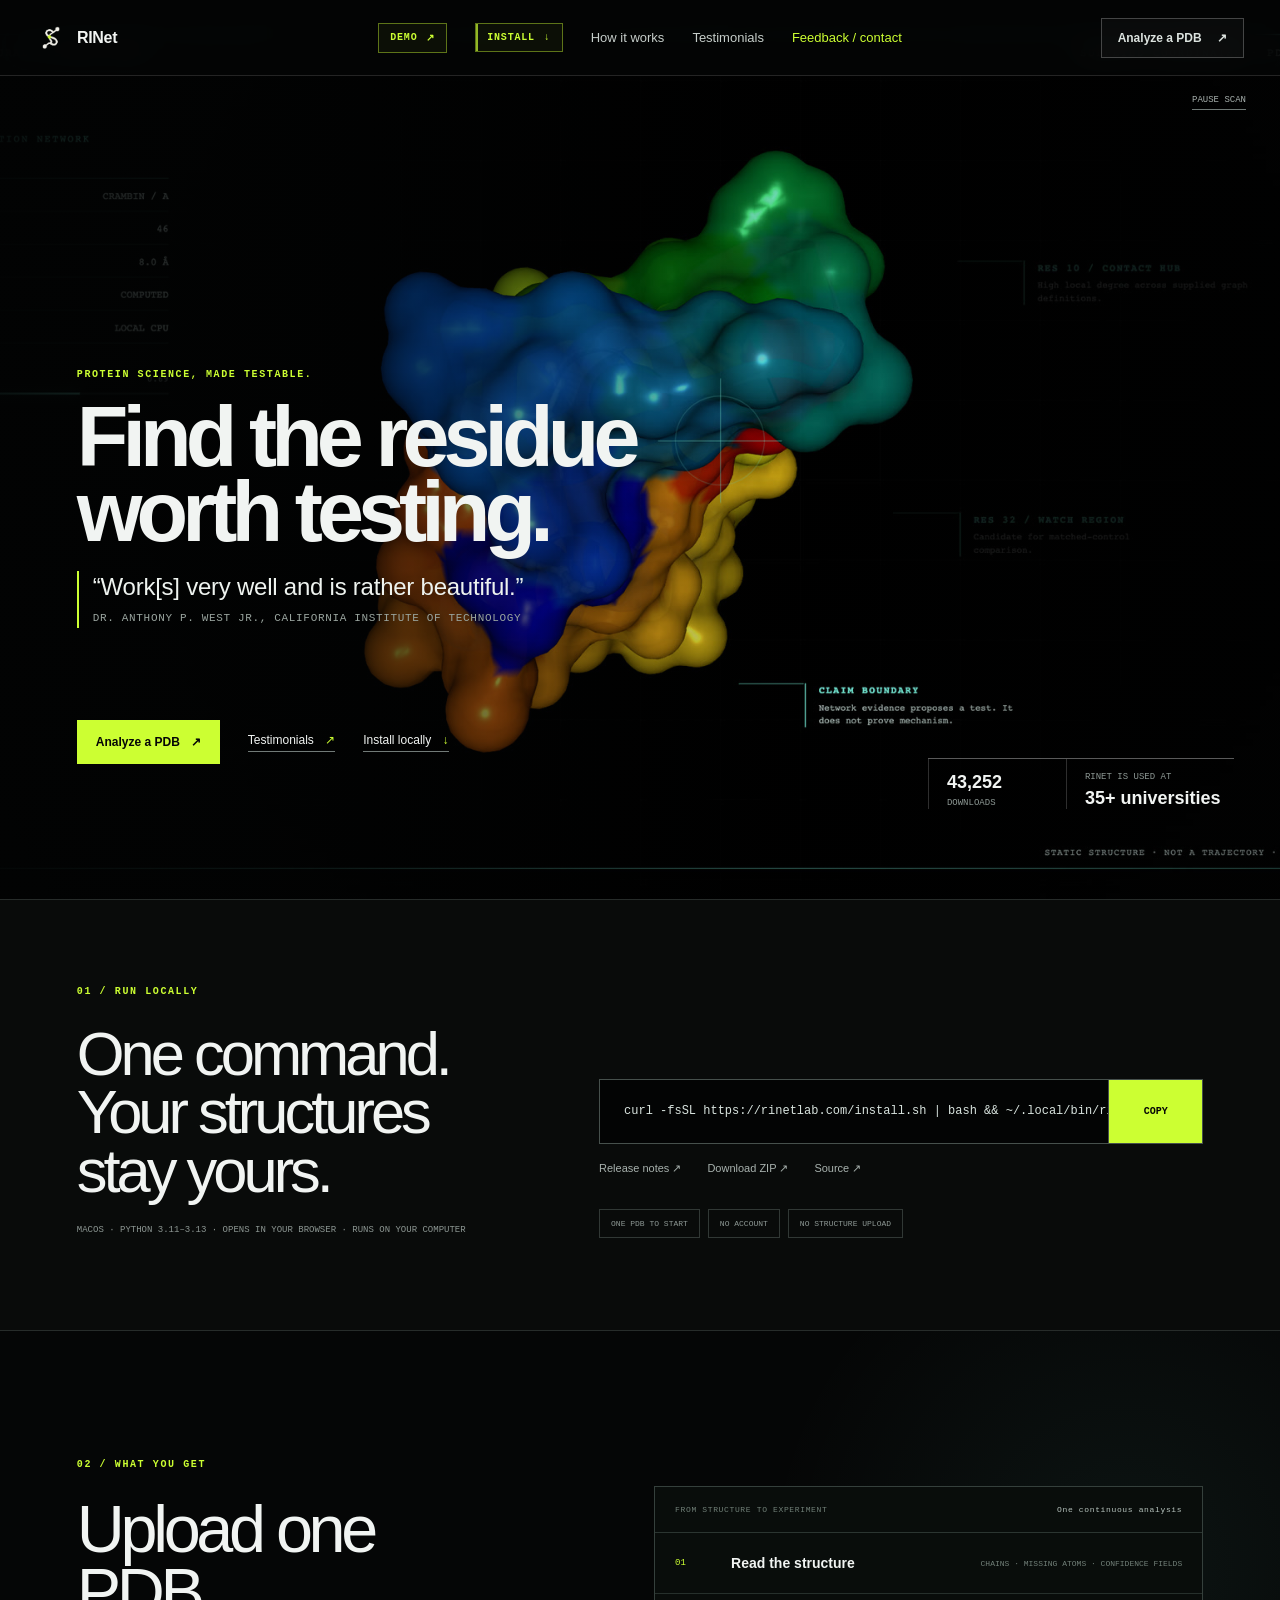
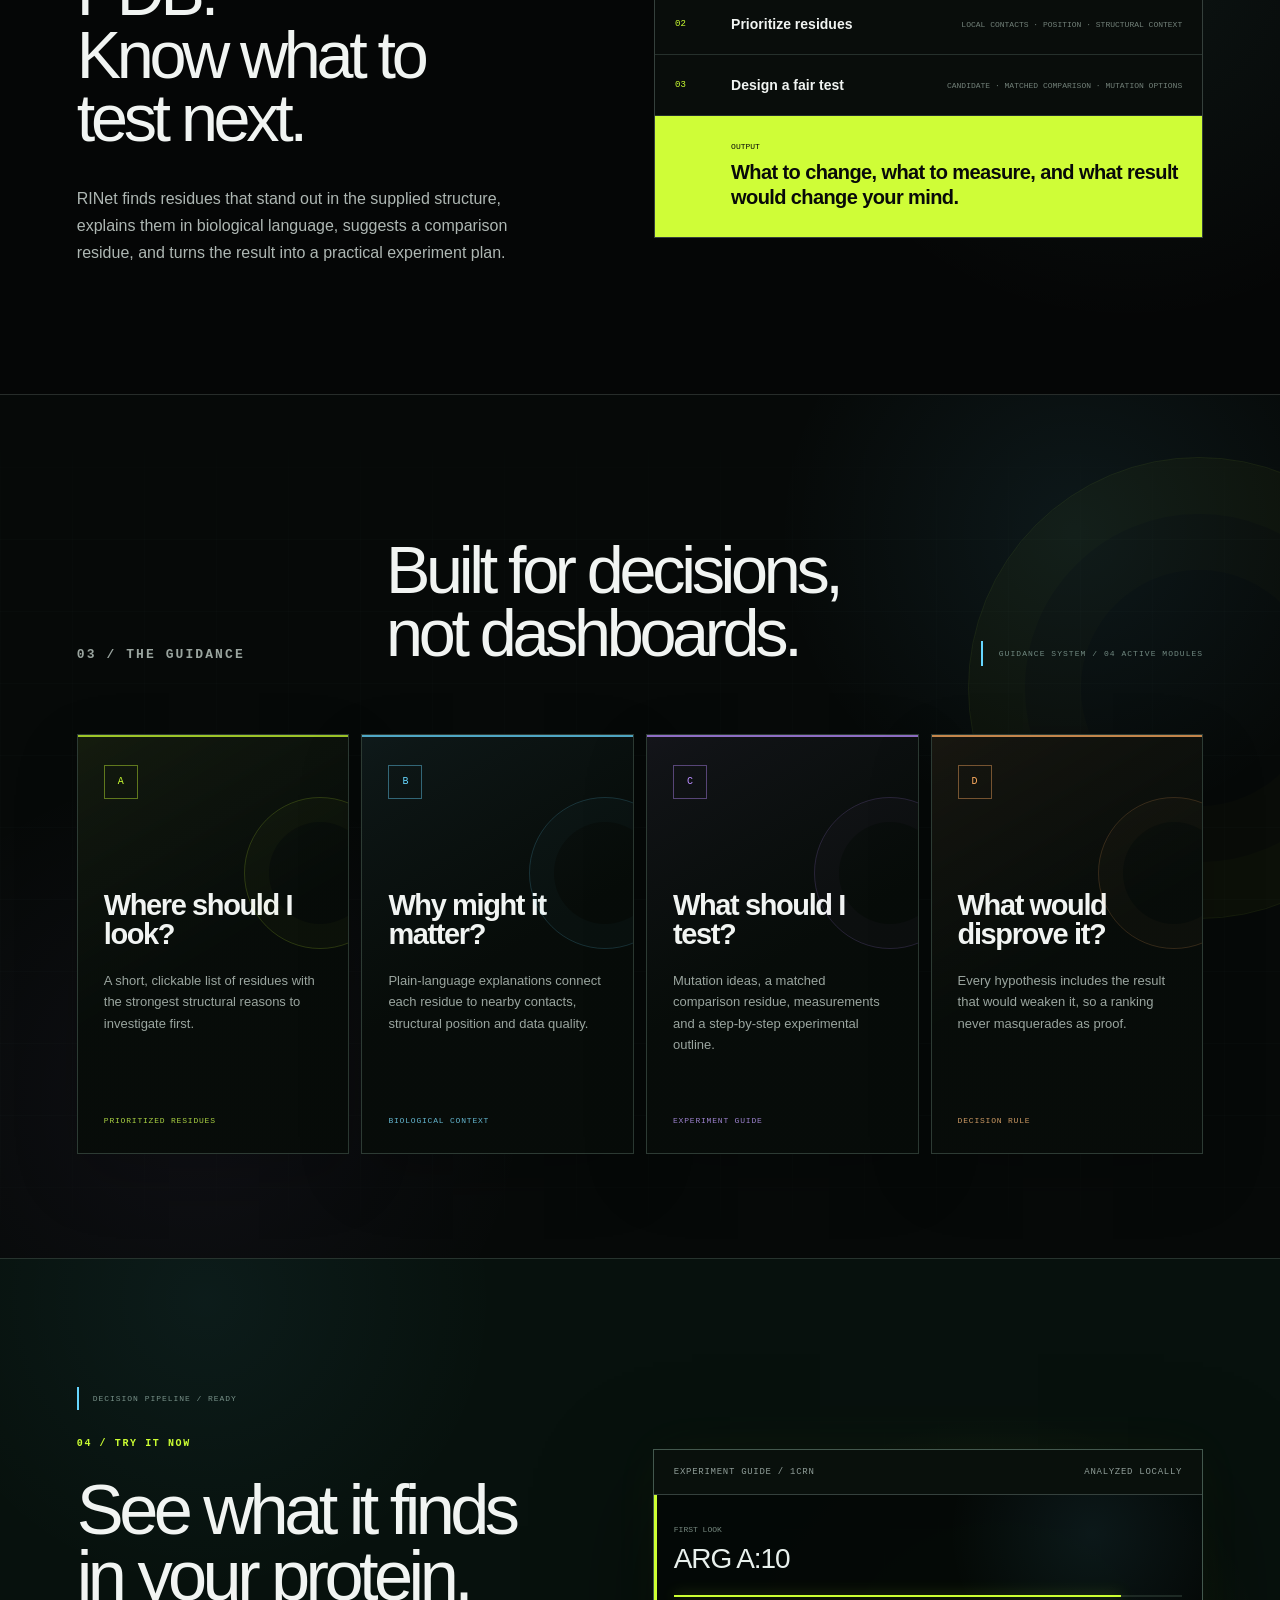
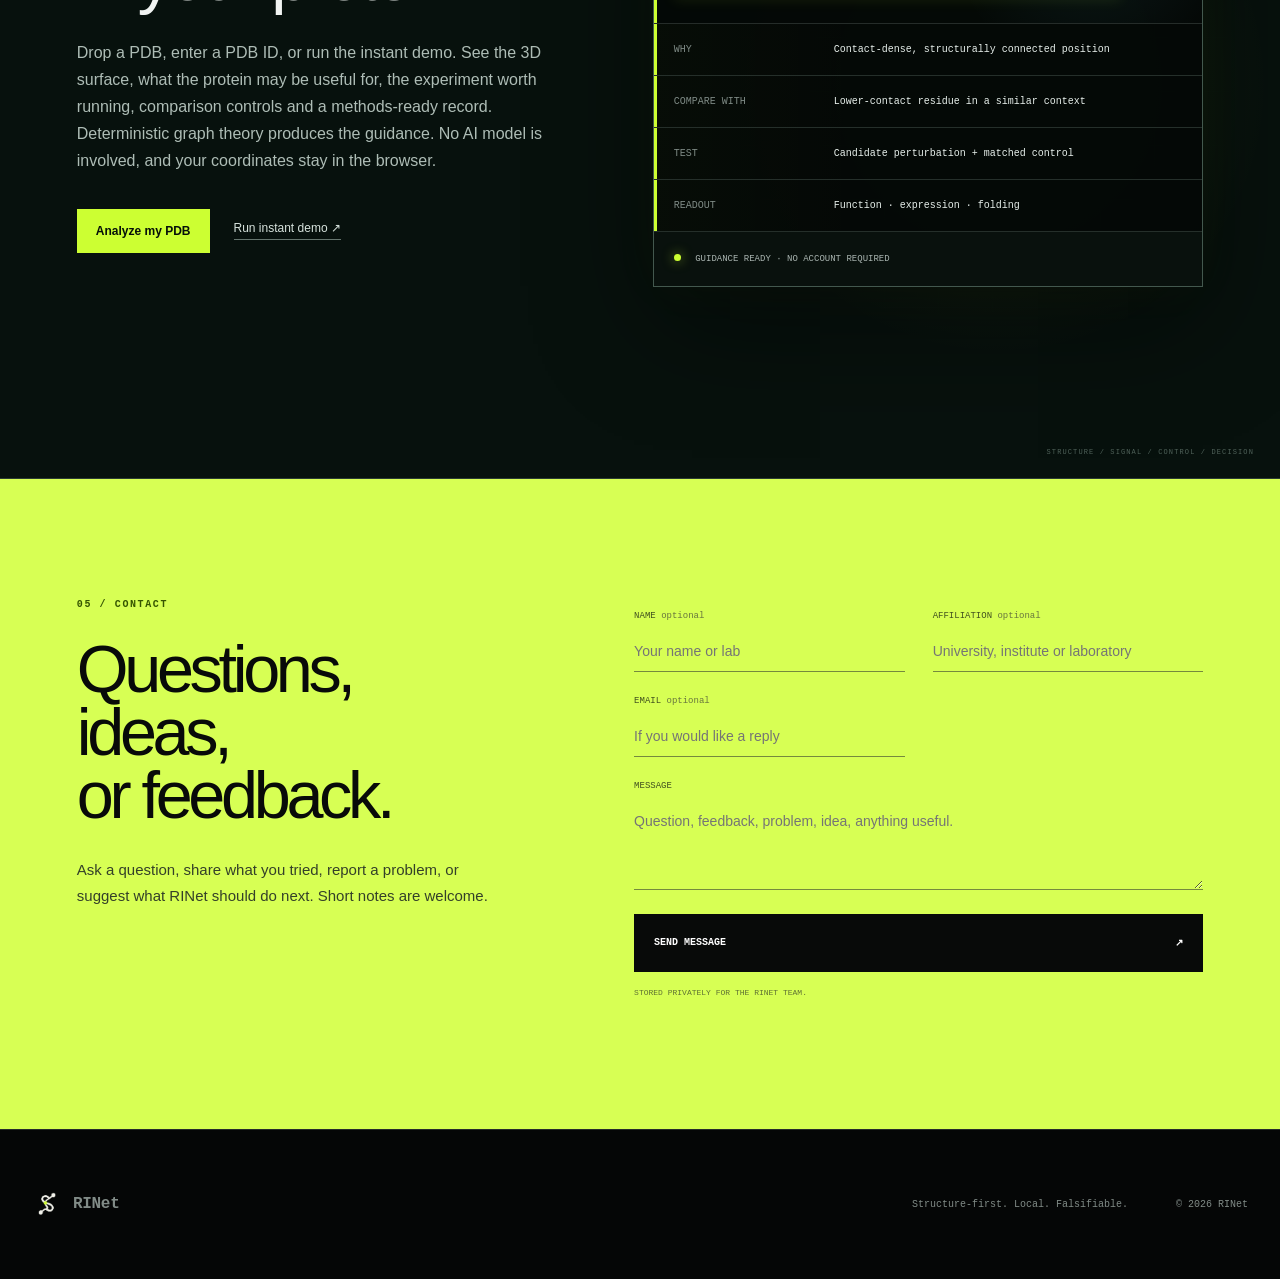
<file: index.html>
<!doctype html>
<html lang="en">
<head>
  <meta charset="utf-8">
  <meta name="viewport" content="width=device-width, initial-scale=1">
  <meta name="theme-color" content="#050606">
  <script>document.documentElement.classList.add("js");</script>
  <link rel="icon" type="image/png" sizes="any" href="/media/rinet-mark.png?v=20260816">
  <link rel="apple-touch-icon" href="/media/rinet-mark.png?v=20260816">
  <link rel="image_src" href="https://rinetlab.com/media/rinet-mark.png?v=20260816">
  <link rel="stylesheet" href="/contact.css?v=1">
  <link rel="stylesheet" href="/site.css?v=15">
  <title>RINet | Find the residue worth testing</title>
  <meta name="description" content="Upload one protein structure to prioritize residues, understand why they matter and build a falsifiable experiment plan.">
  <meta property="og:type" content="website">
  <meta property="og:url" content="https://rinetlab.com/">
  <meta property="og:site_name" content="RINet">
  <meta property="og:title" content="RINet | Find the residue worth testing">
  <meta property="og:description" content="A supplied structure in. A falsifiable evidence record out.">
  <meta property="og:image" content="https://rinetlab.com/media/rinet-mark.png?v=20260816">
  <meta property="og:image:secure_url" content="https://rinetlab.com/media/rinet-mark.png?v=20260816">
  <meta property="og:image:type" content="image/png">
  <meta property="og:image:width" content="1254">
  <meta property="og:image:height" content="1254">
  <meta property="og:image:alt" content="RINet protein network mark">
  <meta itemprop="image" content="https://rinetlab.com/media/rinet-mark.png?v=20260816">
  <meta name="twitter:card" content="summary">
  <meta name="twitter:title" content="RINet | Find the residue worth testing">
  <meta name="twitter:description" content="Local protein structure analysis. No account. No structure upload.">
  <meta name="twitter:image" content="https://rinetlab.com/media/rinet-mark.png?v=20260816">
  <meta name="twitter:image:alt" content="RINet protein network mark">
</head>
<body>
  <header class="nav-shell">
    <a class="brand" href="#top" aria-label="RINet home"><img class="brand-mark" src="/media/rinet-mark.png?v=20260816" alt=""><span>RINet</span></a>
    <nav aria-label="Primary navigation">
      <a class="nav-demo" href="/brief/?demo=1">Demo <span>↗</span></a>
      <a class="nav-install" href="#install">Install <span>↓</span></a>
      <a href="#product">How it works</a>
      <a class="nav-testimonials" href="/testimonials/">Testimonials</a>
      <button class="nav-feedback" type="button" data-open-feedback>Feedback / contact</button>
    </nav>
    <a class="nav-cta" href="/brief/">Analyze a PDB <span>↗</span></a>
  </header>

  <main id="top">
    <section class="hero" aria-labelledby="hero-title">
      <video class="hero-film" id="heroFilm" autoplay muted loop playsinline preload="auto" poster="/media/rinet-structural-scan-stable-poster.jpg">
        <source src="/media/rinet-structural-scan-stable.mp4" type="video/mp4" media="(min-width: 601px)">
      </video>
      <div class="hero-shade"></div>
      <div class="hero-copy">
        <p class="overline">Protein science, made testable.</p>
        <h1 id="hero-title">Find the residue<br>worth testing.</h1>
        <div class="hero-quotes" aria-label="What researchers say about RINet">
          <a class="hero-quote is-active" href="/testimonials/"><span>“Work[s] very well and is rather beautiful.”</span><small>Dr. Anthony P. West Jr., California Institute of Technology</small></a>
          <a class="hero-quote" href="/testimonials/"><span>“Very easy to go from a structure to residue-level visualisation and analysis.”</span><small>Prof. Ram Samudrala, University at Buffalo</small></a>
          <a class="hero-quote" href="/testimonials/"><span>“The interface is clear… [with] a candidate residue, a matched control, and explicit interpretation criteria.”</span><small>Dr. Jinhu Kim, Duke University</small></a>
          <a class="hero-quote" href="/testimonials/"><span>“A useful way to quickly explore a protein structure and identify residues or regions that might otherwise be overlooked.”</span><small>Dr. Rohit Joshi, University of Alberta</small></a>
          <a class="hero-quote" href="/testimonials/"><span>“The mutation proposals are clear and actionable for researchers, and the high-level protein descriptions are accurate.”</span><small>Sonny Young, PhD Student, Massachusetts Institute of Technology</small></a>
          <a class="hero-quote" href="/testimonials/"><span>“A champion… I thought it was a new web interface from Apple!”</span><small>Professor, Rhodes College</small></a>
          <a class="hero-quote" href="/testimonials/"><span>“Amazing work… works well for Cas proteins.”</span><small>Dr. Max Jara Fornerod, Massachusetts Institute of Technology</small></a>
          <a class="hero-quote" href="/testimonials/"><span>“It’s awesome. Could use it in my class!”</span><small>Prof. Aseem Bhattarai, Institute of Medicine, Tribhuvan University</small></a>
          <a class="hero-quote" href="/testimonials/"><span>“Polished and professional.”</span><small>Prof. Rocco Moretti, Vanderbilt University</small></a>
          <a class="hero-quote" href="/testimonials/"><span>“Amazing work.”</span><small>Prof. Sanjeeva Srivastava, Indian Institute of Technology Bombay</small></a>
          <a class="hero-quote" href="/testimonials/"><span>“Useful for many fields of research. The interface looks good visually and is pretty simple to use.”</span><small>Pasa Suksmith, Cornell University</small></a>
          <a class="hero-quote" href="/testimonials/"><span>“The concept and approach [are] very promising… very interesting.”</span><small>Dr. Ujjwal Kumar, Duke University</small></a>
          <a class="hero-quote" href="/testimonials/"><span>“Straightforward and… [accessible] approach… without requiring extensive computational setup.”</span><small>Dr. Rohit Joshi, University of Alberta</small></a>
          <a class="hero-quote" href="/testimonials/"><span>“A really nice tool.”</span><small>Prof. Lee Cooper, Northwestern University</small></a>
          <a class="hero-quote" href="/testimonials/"><span>“A nice e-tool.”</span><small>Prof. David Ron, University of Cambridge</small></a>
          <a class="hero-quote" href="/testimonials/"><span>“Tool is very impressive.”</span><small>Pasa Suksmith, Cornell University</small></a>
          <a class="hero-quote" href="/testimonials/"><span>“Concept is interesting.”</span><small>Dr. Rohit Joshi, University of Alberta</small></a>
        </div>
        <div class="hero-links">
          <a class="button button-light" href="/brief/">Analyze a PDB <span>↗</span></a>
          <a class="text-link" href="/testimonials/">Testimonials <span>↗</span></a>
          <a class="text-link" href="#install">Install locally <span>↓</span></a>
        </div>
      </div>
      <div class="hero-proof" aria-label="RINet facts">
        <div><strong id="downloadCount" data-live-number>1,863</strong><span>downloads</span></div>
        <div class="hero-proof-usage"><span>RINet is used at</span><strong>35+ universities</strong></div>
      </div>
      <button class="film-toggle" id="filmToggle" type="button" aria-label="Pause molecular scan">Pause scan</button>
    </section>

    <section class="install" id="install">
      <div class="install-intro">
        <p class="section-tag">01 / Run locally</p>
        <h2>One command.<br>Your structures stay yours.</h2>
        <p class="install-note">macOS · Python 3.11–3.13 · opens in your browser · runs on your computer</p>
      </div>
      <div class="install-action">
        <div class="command-bar">
          <code id="installCommand">curl -fsSL https://rinetlab.com/install.sh | bash &amp;&amp; ~/.local/bin/rinet gui</code>
          <button type="button" id="copyCommand">Copy</button>
        </div>
        <div class="install-links">
          <a href="https://github.com/AkulK08/rinetlab/releases/tag/v1.3.0-build013">Release notes ↗</a>
          <a id="zipDownload" href="https://github.com/AkulK08/rinetlab/releases/download/v1.3.0-build013/RINet_Build_013_Scientific_Transparency_Studio_2026-08-24.zip" target="_blank" rel="noreferrer">Download ZIP ↗</a>
          <a href="https://github.com/AkulK08/rinetlab-studio">Source ↗</a>
        </div>
        <div class="install-assurances" aria-label="Local application facts">
          <span>One PDB to start</span><span>No account</span><span>No structure upload</span>
        </div>
      </div>
    </section>

    <section class="statement" id="product">
      <div class="statement-lead">
        <p class="section-tag">02 / What you get</p>
        <h2>Upload one PDB.<br>Know what to test next.</h2>
        <p>RINet finds residues that stand out in the supplied structure, explains them in biological language, suggests a comparison residue, and turns the result into a practical experiment plan.</p>
      </div>
      <div class="evidence-stack" aria-label="RINet analysis path">
        <div class="stack-head"><span>FROM STRUCTURE TO EXPERIMENT</span><strong>One continuous analysis</strong></div>
        <div class="evidence-step"><span>01</span><strong>Read the structure</strong><em>chains · missing atoms · confidence fields</em></div>
        <div class="evidence-step"><span>02</span><strong>Prioritize residues</strong><em>local contacts · position · structural context</em></div>
        <div class="evidence-step"><span>03</span><strong>Design a fair test</strong><em>candidate · matched comparison · mutation options</em></div>
        <div class="evidence-verdict"><span>OUTPUT</span><strong>What to change, what to measure, and what result would change your mind.</strong></div>
      </div>
    </section>

    <section class="capabilities" aria-label="RINet scientific facilities">
      <div class="capabilities-head"><p class="section-tag">03 / The guidance</p><h2>Built for decisions,<br>not dashboards.</h2></div>
      <div class="capability-grid">
        <article><span>A</span><h3>Where should I look?</h3><p>A short, clickable list of residues with the strongest structural reasons to investigate first.</p><small>PRIORITIZED RESIDUES</small></article>
        <article><span>B</span><h3>Why might it matter?</h3><p>Plain-language explanations connect each residue to nearby contacts, structural position and data quality.</p><small>BIOLOGICAL CONTEXT</small></article>
        <article><span>C</span><h3>What should I test?</h3><p>Mutation ideas, a matched comparison residue, measurements and a step-by-step experimental outline.</p><small>EXPERIMENT GUIDE</small></article>
        <article><span>D</span><h3>What would disprove it?</h3><p>Every hypothesis includes the result that would weaken it, so a ranking never masquerades as proof.</p><small>DECISION RULE</small></article>
      </div>
    </section>

    <section class="brief-promo" id="brief">
      <div class="brief-copy">
        <p class="section-tag">04 / Try it now</p>
        <h2>See what it finds<br>in your protein.</h2>
        <p>Drop a PDB, enter a PDB ID, or run the instant demo. See the 3D surface, what the protein may be useful for, the experiment worth running, comparison controls and a methods-ready record. Deterministic graph theory produces the guidance. No AI model is involved, and your coordinates stay in the browser.</p>
        <div class="brief-actions"><a class="button button-dark" href="/brief/">Analyze my PDB</a><a class="plain-link" href="/brief/?demo=1">Run instant demo ↗</a></div>
      </div>
      <div class="brief-terminal" aria-label="Example Structure Brief output">
        <div class="terminal-head"><span>EXPERIMENT GUIDE / 1CRN</span><span>ANALYZED LOCALLY</span></div>
        <div class="terminal-signal"><span>FIRST LOOK</span><strong>ARG A:10</strong><i style="--signal:88%"></i></div>
        <div class="terminal-line"><span>WHY</span><strong>Contact-dense, structurally connected position</strong></div>
        <div class="terminal-line"><span>COMPARE WITH</span><strong>Lower-contact residue in a similar context</strong></div>
        <div class="terminal-line"><span>TEST</span><strong>Candidate perturbation + matched control</strong></div>
        <div class="terminal-line"><span>READOUT</span><strong>Function · expression · folding</strong></div>
        <div class="terminal-status"><i></i> GUIDANCE READY · NO ACCOUNT REQUIRED</div>
      </div>
    </section>

    <section class="contact" id="contact">
      <div class="contact-copy">
        <p class="section-tag">05 / Contact</p>
        <h2>Questions, ideas,<br>or feedback.</h2>
        <p>Ask a question, share what you tried, report a problem, or suggest what RINet should do next. Short notes are welcome.</p>
      </div>
      <form class="contact-form" id="contactForm" data-rinet-contact action="#contact" onsubmit="return false">
        <input class="contact-honey" type="text" name="_honey" tabindex="-1" autocomplete="off">
        <label><span>Name <em>optional</em></span><input type="text" name="name" maxlength="100" placeholder="Your name or lab"></label>
        <label><span>Affiliation <em>optional</em></span><input type="text" name="affiliation" maxlength="140" placeholder="University, institute or laboratory"></label>
        <label><span>Email <em>optional</em></span><input type="email" name="email" maxlength="160" placeholder="If you would like a reply"></label>
        <label><span>Message</span><textarea name="message" required maxlength="1000" rows="4" placeholder="Question, feedback, problem, idea, anything useful."></textarea></label>
        <button type="submit">Send message <span>↗</span></button>
        <p class="contact-status" id="contactStatus" data-contact-status aria-live="polite">Stored privately for the RINet team.</p>
      </form>
    </section>
  </main>

  <dialog class="feedback-dialog" id="feedbackDialog" aria-labelledby="feedbackDialogTitle">
    <div class="dialog-head">
      <span>FEEDBACK / CONTACT</span>
      <button type="button" data-close-feedback aria-label="Close feedback form">Close</button>
    </div>
    <div class="dialog-copy">
      <p class="section-tag">Send a note</p>
      <h2 id="feedbackDialogTitle">What should RINet know?</h2>
      <p>Share feedback, ask a question, report a problem, or tell us what would make the tool more useful. No long survey.</p>
    </div>
    <form class="dialog-form" data-rinet-contact action="#contact" onsubmit="return false">
      <input class="contact-honey" type="text" name="_honey" tabindex="-1" autocomplete="off">
      <label><span>Name <em>optional</em></span><input type="text" name="name" maxlength="100" placeholder="Your name or lab"></label>
      <label><span>Affiliation <em>optional</em></span><input type="text" name="affiliation" maxlength="140" placeholder="University, institute or laboratory"></label>
      <label><span>Email <em>optional</em></span><input type="email" name="email" maxlength="160" placeholder="If you would like a reply"></label>
      <label><span>Message</span><textarea name="message" required maxlength="1000" rows="3" placeholder="Question, feedback, problem, idea, anything useful."></textarea></label>
      <button type="submit">Send message <span>↗</span></button>
      <small data-contact-status>Stored privately for the RINet team.</small>
    </form>
  </dialog>

  <footer>
    <a class="brand" href="#top"><img class="brand-mark" src="/media/rinet-mark.png?v=20260816" alt=""><span>RINet</span></a>
    <p>Structure-first. Local. Falsifiable.</p>
    <p>© <span id="year"></span> RINet</p>
  </footer>
  <script src="/contact.js?v=5"></script>
  <script src="/site.js?v=8"></script>
</body>
</html>
</file>
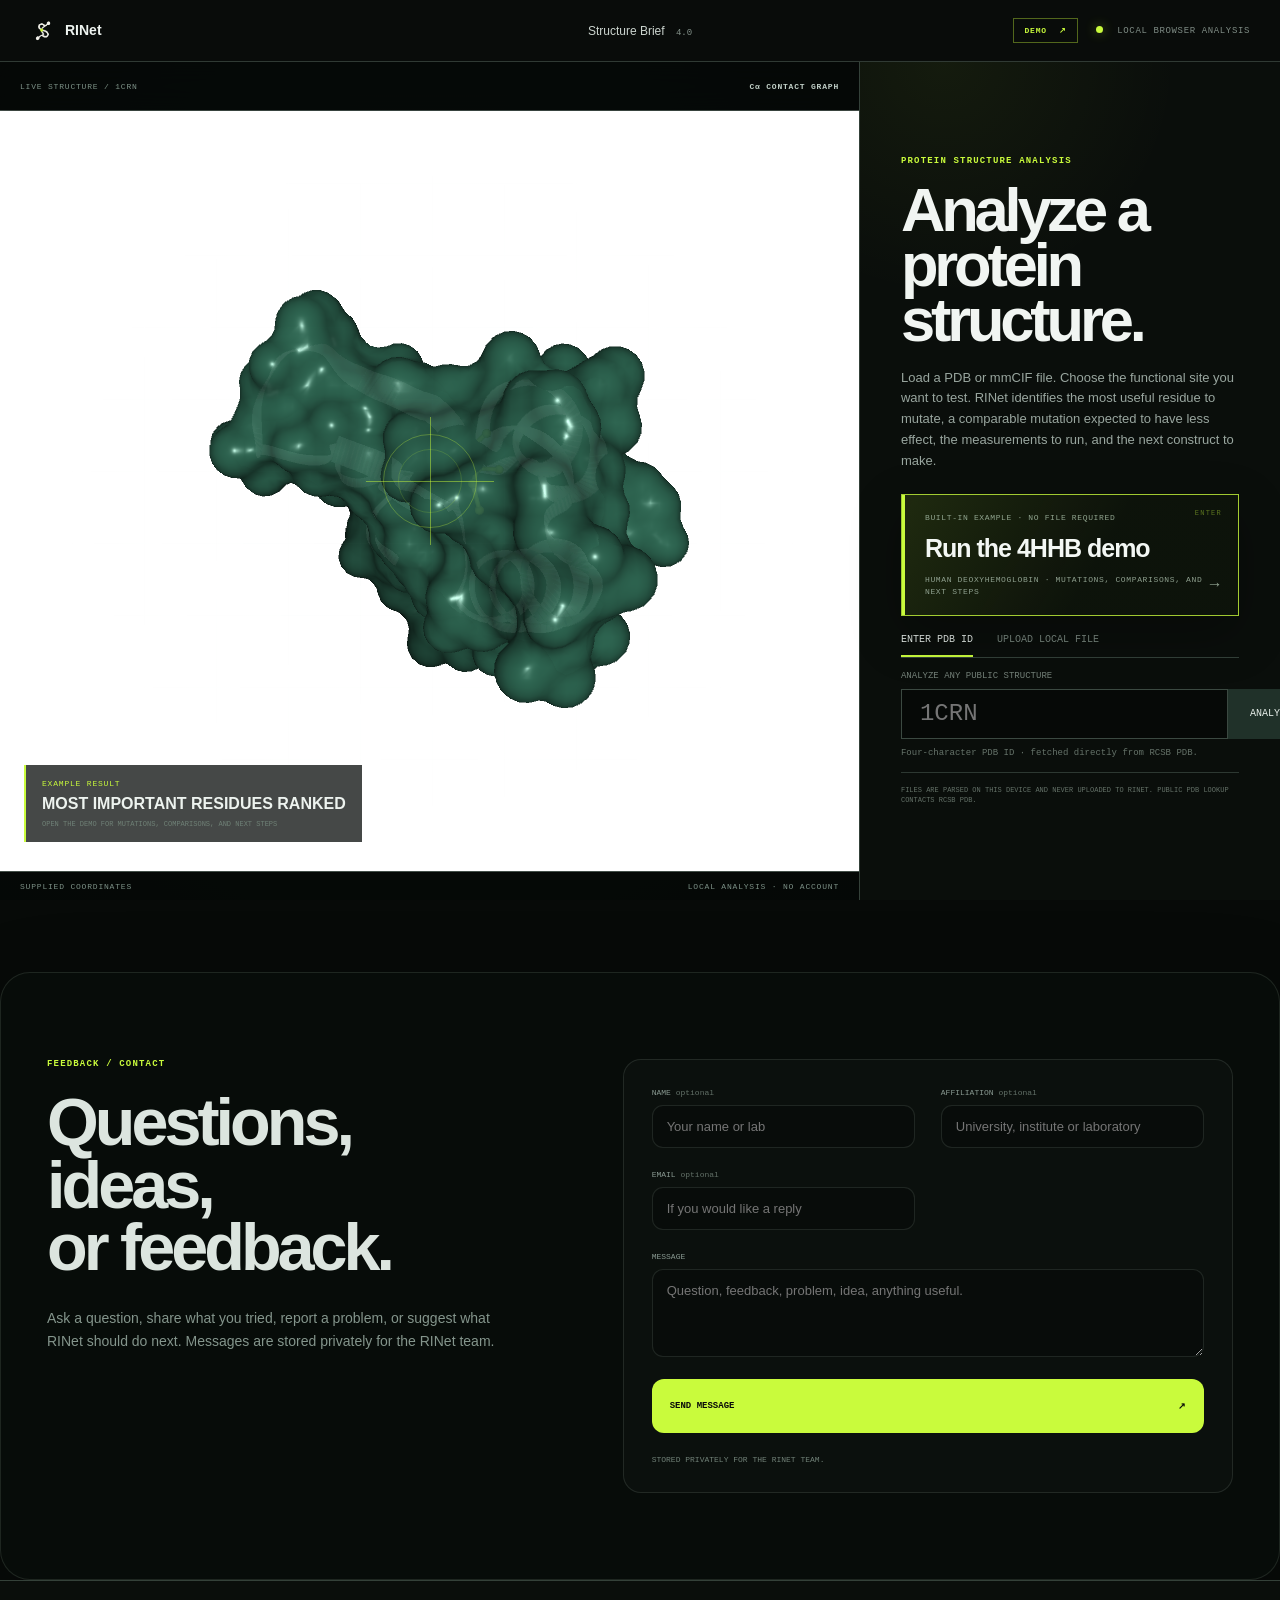
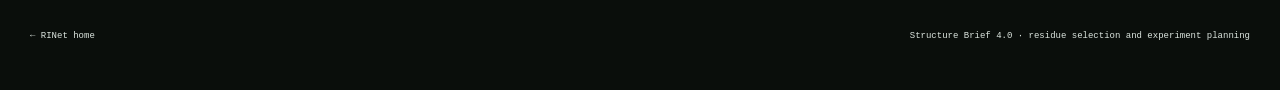
<file: brief/index.html>
<!doctype html>
<html lang="en">
<head>
  <meta charset="utf-8">
  <meta name="viewport" content="width=device-width, initial-scale=1">
  <meta name="theme-color" content="#050806">
  <link rel="icon" type="image/png" sizes="any" href="/media/rinet-mark.png?v=20260816">
  <link rel="apple-touch-icon" href="/media/rinet-mark.png?v=20260816">
  <link rel="image_src" href="https://rinetlab.com/media/rinet-mark.png?v=20260816">
  <link rel="stylesheet" href="/contact.css?v=1">
  <link rel="stylesheet" href="/brief/brief.css?v=37">
  <title>Structure Brief | RINet</title>
  <meta name="description" content="Choose the protein site you care about. RINet identifies the most useful residue to mutate, a comparison mutation, the measurements to run, and what to test next.">
  <meta property="og:type" content="website">
  <meta property="og:url" content="https://rinetlab.com/brief/">
  <meta property="og:site_name" content="RINet">
  <meta property="og:title" content="RINet | Find the residue worth testing">
  <meta property="og:description" content="Choose a protein site, find the most useful residue to mutate, and get a comparison mutation and measurement plan.">
  <meta property="og:image" content="https://rinetlab.com/media/rinet-mark.png?v=20260816">
  <meta property="og:image:secure_url" content="https://rinetlab.com/media/rinet-mark.png?v=20260816">
  <meta property="og:image:type" content="image/png">
  <meta property="og:image:width" content="1254">
  <meta property="og:image:height" content="1254">
  <meta property="og:image:alt" content="RINet protein network mark">
  <meta itemprop="image" content="https://rinetlab.com/media/rinet-mark.png?v=20260816">
  <meta name="twitter:card" content="summary">
  <meta name="twitter:title" content="RINet | Find the residue worth testing">
  <meta name="twitter:description" content="Choose a protein site, find the most useful residue to mutate, and get a comparison mutation and measurement plan.">
  <meta name="twitter:image" content="https://rinetlab.com/media/rinet-mark.png?v=20260816">
  <meta name="twitter:image:alt" content="RINet protein network mark">
</head>
<body>
  <header class="app-header">
    <a class="brand" href="/"><img src="/media/rinet-mark.png?v=20260816" alt="">RINet</a>
    <div class="app-title">Structure Brief <i>4.0</i></div>
    <div class="header-actions"><a class="header-demo" href="/brief/?demo=1">Demo <span>↗</span></a><div class="privacy"><b></b> Local browser analysis</div></div>
  </header>

  <main>
    <section class="launch-screen" id="launchScreen" aria-labelledby="input-title">
      <div class="launch-visual" aria-label="Animated preview of the RINet structure analysis">
        <div class="preview-toolbar"><span>LIVE STRUCTURE / 1CRN</span><strong>Cα CONTACT GRAPH</strong></div>
        <div id="previewMolecule" aria-label="Protein structure preview"></div>
        <div class="preview-reticle" aria-hidden="true"><i></i><i></i></div>
        <div class="preview-callout"><span>EXAMPLE RESULT</span><strong>MOST IMPORTANT RESIDUES RANKED</strong><small>OPEN THE DEMO FOR MUTATIONS, COMPARISONS, AND NEXT STEPS</small></div>
        <div class="preview-footer"><span>SUPPLIED COORDINATES</span><span>LOCAL ANALYSIS · NO ACCOUNT</span></div>
      </div>

      <div class="launch-console">
        <p class="eyebrow">Protein structure analysis</p>
        <h1 id="input-title">Analyze a protein<br>structure.</h1>
        <p class="launch-summary">Load a PDB or mmCIF file. Choose the functional site you want to test. RINet identifies the most useful residue to mutate, a comparable mutation expected to have less effect, the measurements to run, and the next construct to make.</p>

        <button class="demo-button" id="demoButton" type="button">
          <span>Built-in example · no file required</span>
          <strong>Run the 4HHB demo</strong>
          <small>Human deoxyhemoglobin · mutations, comparisons, and next steps <b>→</b></small>
        </button>

        <div class="input-main">
          <div class="source-tabs" role="tablist" aria-label="Coordinate source">
            <button class="source-tab active" id="idTab" type="button" role="tab" aria-selected="true">Enter PDB ID</button>
            <button class="source-tab" id="fileTab" type="button" role="tab" aria-selected="false">Upload local file</button>
          </div>
          <div class="source-panel" id="idPanel">
            <form class="id-form" id="pdbForm">
              <label for="pdbId">Analyze any public structure</label>
              <div><input id="pdbId" name="pdbId" maxlength="4" autocomplete="off" spellcheck="false" placeholder="1CRN" aria-describedby="pdbHint"><button type="submit">Analyze</button></div>
              <small id="pdbHint">Four-character PDB ID · fetched directly from RCSB PDB.</small>
            </form>
          </div>
          <div class="source-panel hidden" id="filePanel">
            <input id="fileInput" type="file" accept=".pdb,.ent,.cif,.mmcif,text/plain" hidden>
            <button class="dropzone" id="dropzone" type="button">
              <span class="drop-icon">+</span>
              <strong>Choose or drop a PDB or mmCIF file</strong>
              <small>Coordinates stay in this tab · 25 MB recommended maximum</small>
            </button>
          </div>
        </div>

        <div class="status hidden" id="status" role="status"></div>
        <p class="boundary">Files are parsed on this device and never uploaded to RINet. Public PDB lookup contacts RCSB PDB.</p>
      </div>
    </section>

    <section class="results hidden" id="results" aria-live="polite">
      <div class="result-head">
        <div><p class="eyebrow">Analysis result</p><h2 id="structureName">Pending</h2></div>
        <form class="result-quick-form" id="resultPdbForm">
          <label for="resultPdbId">Or type another protein…</label>
          <div><input id="resultPdbId" name="resultPdbId" maxlength="4" autocomplete="off" spellcheck="false" placeholder="PDB ID" aria-label="Four-character PDB ID"><button type="submit" aria-label="Analyze this PDB ID">Analyze <span>→</span></button></div>
        </form>
        <div class="result-actions"><div class="receipt-id"><span>REPRODUCIBLE RECEIPT</span><strong id="receiptId">Pending</strong></div><button type="button" id="newAnalysis">Analyze another structure</button></div>
      </div>

      <nav class="section-rail" id="sectionRail" aria-label="Analysis sections" tabindex="0">
        <div class="section-rail-readout"><strong id="sectionCurrent">1</strong><span>/ 5</span><small id="sectionLabel">Structure</small></div>
        <ol>
          <li><a class="active" data-section-link data-section-label="Structure" href="#structureSection" aria-current="step"><i></i><span>Structure</span></a></li>
          <li><a data-section-link data-section-label="Design" href="#scoringSection"><i></i><span>Experiment design</span></a></li>
          <li><a data-section-link data-section-label="Sequence" href="#sequenceSection"><i></i><span>Sequence</span></a></li>
          <li><a data-section-link data-section-label="Checks" href="#validationSection"><i></i><span>Checks</span></a></li>
          <li><a data-section-link data-section-label="Plan" href="#decisionBrief"><i></i><span>Selected plan</span></a></li>
        </ol>
      </nav>

      <section class="molecule-workbench" id="structureSection" data-demo-section="Structure" data-guide-stop data-guide-title="Explore the structure" data-guide-hint="Rotate the model or choose a ranked residue." aria-label="Interactive structure surface">
        <div class="molecule-stage-wrap">
          <div class="molecule-toolbar">
            <div><span>3D STRUCTURE</span><strong id="viewerLabel">Supplied coordinates</strong></div>
            <div class="viewer-controls">
              <button type="button" class="active" data-representation="surface">Surface</button>
              <button type="button" data-representation="cartoon">Cartoon</button>
              <label>Color <select id="viewerColor" aria-label="Structure color scheme"><option value="chain">Chain</option><option value="priority">RINet priority</option><option value="charge">Charge</option><option value="hydrophobicity">Hydrophobicity</option><option value="bfactor">B-factor / confidence field</option></select></label>
              <label>Background <select id="viewerBackground" aria-label="Viewer background"><option value="black">Black</option><option value="white">White</option></select></label>
              <button type="button" id="viewerSpin">Start rotation</button>
              <button type="button" id="viewerFit">Reset view</button>
            </div>
          </div>
          <div id="moleculeStage" aria-label="Rotatable molecular structure"></div>
          <div class="color-legend" id="colorLegend" aria-live="polite"><strong>CHAIN COLORS</strong><span id="colorLegendItems">Building legend…</span></div>
          <div class="surface-status" id="surfaceStatus" role="status"><i></i><div><span>STRUCTURE MAP</span><strong>BUILDING COLOR-CODED SURFACE</strong></div></div>
          <div class="analysis-reticle" aria-hidden="true"><i></i><i></i></div>
          <div class="structure-callout"><span>RESIDUE TO TEST FIRST</span><strong id="viewerCandidate">Pending</strong><small id="viewerCandidateReason">CALCULATING STRUCTURAL CONTACTS</small></div>
          <div class="viewer-readout"><span><b id="viewerCoverage">Pending</b> coordinate coverage</span><span><b id="viewerContacts">Pending</b> non-local contacts</span></div>
          <div class="viewer-boundary">SUPPLIED COORDINATES · STATIC STRUCTURE · NOT A TRAJECTORY</div>
        </div>
        <aside class="best-residues">
          <div class="intel-intro"><p class="eyebrow">Candidate experiments</p><h3>First residues to test</h3><p class="hud-definition">A structure-derived experiment ranking—not measured effect size. Known functional sites are labeled separately and never enter the score.</p></div>
          <div class="ranked-title"><span>MODEL-PRIORITIZED EXPERIMENTS</span><small>First five shown</small></div>
          <div id="bestResidueRows"></div>
          <button class="ranked-residue-toggle" id="rankedResidueToggle" type="button" aria-expanded="false">Show all 10 candidates</button>
          <p class="best-boundary">These are hypotheses to test. A residue is supported only when its mutation changes function more than the matched comparison while abundance and fold/assembly remain acceptable.</p>
          <p class="hud-thesis-action" id="hudThesis">Choose a functional site to find the first residue to test.</p>
          <div class="intel-cards">
            <article><span>BUILD THIS MUTATION FIRST</span><strong id="hudMutation">Pending</strong><small id="hudMutationNote">Waiting for coordinates</small></article>
            <article><span>BUILD THIS COMPARISON</span><strong id="hudControl">Pending</strong><small>Run it in the same batch as the first mutation and wild type.</small></article>
            <article class="intel-risk"><span>RESULT TO LOOK FOR</span><strong id="hudGate">Pending</strong><small id="hudGateNote">Only interpret function if abundance and fold/assembly remain acceptable.</small></article>
          </div>
        </aside>
      </section>

      <a class="result-scroll-cue" id="resultScrollCue" href="#scoringSection" aria-label="Continue to experiment design"><b>SCROLL</b><span id="scrollCueLabel">Next: design a controlled experiment</span><i></i></a>
      <button class="demo-skip-status" id="demoSkipStatus" type="button" aria-label="Stop the automatic tour"><span>Auto tour</span><strong>Scrolling… · click to stop</strong><i></i></button>
      <nav class="journey-controller" id="journeyController" aria-label="Guided demo path">
        <button class="journey-back" id="journeyBack" type="button" aria-label="Previous demo step">←</button>
        <button class="journey-auto" id="journeyAuto" type="button" aria-pressed="true"><i></i><span>Auto</span></button>
        <div class="journey-readout" aria-live="polite"><span id="journeyCount">01 / 08</span><strong id="journeyTitle">Explore the structure</strong><small id="journeyHint">Next: choose the functional site</small><div class="journey-progress" id="journeyProgress" aria-hidden="true"></div></div>
        <button class="journey-next" id="journeyNext" type="button"><span id="journeyNextLabel">Choose the site</span><i>→</i></button>
      </nav>

      <div class="analysis-status" id="analysisStatus" role="status">Analysis ready · coordinates remained on this device.</div>

      <div class="metric-strip">
        <div><span>Residues</span><strong id="residueMetric">Pending</strong></div>
        <div><span>Atoms</span><strong id="atomMetric">Pending</strong></div>
        <div><span>Chains</span><strong id="chainMetric">Pending</strong></div>
        <div><span>Structural contacts</span><strong id="contactMetric">Pending</strong></div>
        <div><span>Confidence / B field</span><strong id="bMetric">Pending</strong></div>
      </div>

      <section class="evidence-lab" id="scoringSection" data-demo-section="Panel" aria-labelledby="evidence-lab-title">
        <div class="evidence-lab-head">
          <div><p class="eyebrow">From protein structure to a lab-ready test</p><h3 id="evidence-lab-title">Find the most useful residue to mutate.</h3><p>Pick the functional site. RINet ranks candidate mutations, finds a structurally matched comparison, and turns the pair into a measurable experiment.</p></div>
          <div class="lens-picker-wrap"><span>QUESTION TO TEST</span><div class="lens-picker" role="tablist" aria-label="Structural question">
            <button class="active" type="button" role="tab" aria-selected="true" data-scoring-lens="general">Best residue to test</button>
            <button type="button" role="tab" aria-selected="false" data-scoring-lens="ligand">Ligand-pocket residue</button>
            <button type="button" role="tab" aria-selected="false" data-scoring-lens="interface">Interface residue</button>
            <button type="button" role="tab" aria-selected="false" data-scoring-lens="allostery">Distant residue</button>
            <button type="button" role="tab" aria-selected="false" data-scoring-lens="stability">Protein stability</button>
            <button type="button" role="tab" aria-selected="false" data-scoring-lens="antibody">Antibody binding</button>
          </div><small>Choose the kind of residue you want to test. RINet will rerank the protein for that question.</small></div>
        </div>
        <nav class="experiment-spine" aria-label="Experiment workflow">
          <a href="#questionSetup"><span>01 · QUESTION</span><strong id="workflowQuestion">Which mutation is most likely to affect the chosen functional site?</strong><p class="workflow-answer"><b>Test this site and readout</b><em id="workflowTarget">Calculating…</em></p></a>
          <a href="#candidateControlStep"><span>02 · FIRST MUTATION</span><strong>Which residue should I mutate first?</strong><p class="workflow-answer"><b>Build this mutation</b><em id="workflowCandidate">Calculating…</em></p></a>
          <a href="#candidateControlStep"><span>03 · COMPARISON</span><strong>Which similar mutation should have less effect?</strong><p class="workflow-answer"><b>Build this comparison mutation</b><em id="workflowControl">Calculating…</em></p></a>
          <a href="#measurementStep"><span>04 · MEASUREMENTS</span><strong>What should I measure for every construct?</strong><p class="workflow-answer"><b>Run these measurements</b><em id="workflowMeasurements">Function + abundance + fold/assembly</em></p></a>
          <a href="#interpretationStep"><span>05 · INTERPRETATION</span><strong>Was the functional effect specific, or was the protein damaged?</strong><p class="workflow-answer"><b>Current result</b><em id="workflowInterpretation">Awaiting measurements</em></p></a>
          <a href="#interpretationStep"><span>06 · NEXT STEP</span><strong>What should I build after these results?</strong><p class="workflow-answer"><b>Do this next</b><em id="workflowNext">Enter the measurements to choose the next construct</em></p></a>
        </nav>
        <section class="target-director" data-guide-stop data-guide-title="Choose the functional site" data-guide-hint="Changing the target recalculates the residue ranking." aria-labelledby="targetDirectorTitle">
          <div class="target-director-copy"><span>01 / FUNCTIONAL SITE</span><h4 id="targetDirectorTitle">Which part of the protein do you want to affect?</h4><p>Choose a pocket, interface, or known functional residue set. The ranking updates for that site.</p></div>
          <div class="target-director-controls">
            <label for="targetSelect">Resolved targets in this structure</label>
            <select id="targetSelect" aria-label="Functional target"></select>
            <label for="manualTargetInput">Known site residues (optional)</label>
            <div><input id="manualTargetInput" placeholder="A:87, A:92, B:145"><button id="applyManualTarget" type="button">Calculate this target</button></div>
            <p id="targetStatus" role="status">Building target choices from the coordinate record…</p>
          </div>
          <div class="mechanics-readout" aria-label="Mechanical response calculation">
            <article><span>SELECTED TARGET</span><strong id="mechanicalTargetLabel">Calculating…</strong><small id="mechanicalTargetCount">—</small></article>
            <article><span>ELASTIC NETWORK</span><strong id="mechanicalNetworkSize">Calculating…</strong><small>Uniform Cα springs at 8.5 Å</small></article>
            <article><span>CUTOFF CHECK</span><strong>8.0 / 8.5 / 9.0 Å</strong><small id="mechanicalSolverStatus">Three independent networks</small></article>
            <article><span>PRIMARY OUTPUT</span><strong>Candidate mutations for this site</strong><small>Model-prioritized experiments; not measured biological effect sizes</small></article>
          </div>
        </section>

        <section class="ranking-explanation" data-guide-stop data-guide-title="Inspect the residue ranking" data-guide-hint="Choose any ranked residue to update the score and contact map." aria-labelledby="ranking-explanation-title">
          <div class="residue-inspector-heading"><p class="eyebrow">Why this residue was selected</p><h4 id="ranking-explanation-title">See the score and its contact neighborhood.</h4><p>The bars show why it ranks here. The map shows its nearest Cα contacts. Choose any ranked residue to update both.</p></div>
          <div class="evidence-residue-picker" id="evidenceResiduePicker" aria-label="Top ten ranked residues"></div>
          <div class="evidence-lab-grid">
            <article class="residue-audit">
              <div class="panel-head"><span>SCORE BREAKDOWN</span><strong id="auditResidue">Pending</strong></div>
              <p id="auditSummary">Select a ranked residue to inspect every score component.</p>
              <div class="contribution-chart" id="contributionChart"></div>
              <div class="audit-detail"><span>MUTATION CHEMISTRY</span><p id="auditMutation">Pending</p></div>
              <div class="audit-detail"><span>WHY THIS COMPARISON WAS CHOSEN</span><p id="auditControl">Pending</p></div>
            </article>
            <article class="network-panel">
              <div class="panel-head"><span>CONTACT NEIGHBORHOOD</span><strong>Click any node to select it</strong></div>
              <div class="network-legend" aria-label="Contact graph legend"><span><i class="selected"></i>selected residue</span><span><i class="direct"></i>direct contact</span><span><i class="ranked"></i>other ranked residue</span><span><i class="neighbor"></i>nearby contact</span></div>
              <svg id="networkMap" viewBox="0 0 620 420" role="img" aria-label="Focused contact neighborhood around the selected residue"></svg>
              <p>Lines are Cα contacts under the active cutoff. The selected residue is fixed at the center; only its nearby contact neighborhood is shown. This is a graph layout, not a physical trajectory.</p>
            </article>
          </div>
          <article class="selected-action" aria-labelledby="selected-action-title">
            <div class="selected-action-head"><div><span>WHAT TO DO WITH THIS RESIDUE</span><h4 id="selected-action-title"><strong id="selectedActionResidue">Pending</strong><em id="selectedActionScore">—</em></h4></div><p id="selectedActionBoundary">Structure-derived ranking; not a probability of function.</p></div>
            <div class="selected-action-buttons"><button type="button" id="copySelectedTest">Open experiment sheet</button><button type="button" id="downloadConstructs">Download construct list</button><button type="button" id="actionFocusStructure">Show in 3D</button><button type="button" id="actionOpenSequence">Show in sequence</button><button type="button" id="actionOpenExperiment">See full rationale</button></div>
            <div class="selected-action-grid">
              <div><span>WHY THIS RESIDUE RANKS FIRST</span><p id="selectedActionReason">Pending</p></div>
              <div><span>BUILD THESE CONSTRUCTS</span><p id="selectedActionMutation">Pending</p></div>
              <div><span>BUILD THIS COMPARISON</span><p id="selectedActionControl">Pending</p></div>
              <div><span>MEASURE THESE OUTPUTS</span><p id="selectedActionAssay">Pending</p></div>
            </div>
            <div class="selected-action-rule"><span>THIS RESULT SUPPORTS THE RESIDUE IF</span><p id="selectedActionRule">Pending</p></div>
            <p class="selected-action-status" id="selectedActionStatus" role="status">Select a ranked residue to update the construct and measurement plan.</p>
          </article>
        </section>

        <div class="lens-context" id="questionSetup">
          <div class="assay-setup-copy"><span>01 / QUESTION</span><h4>Define the functional readout</h4><p>Name the measurement that represents function in your system. This changes the experiment sheet, not the structural calculation.</p></div>
          <div class="assay-setup-form"><label for="assayInput">Primary functional readout</label><div><input id="assayInput" maxlength="180" placeholder="Loading a suggested readout…"><button id="applyAssay" type="button">Use this readout</button><button id="resetAssay" class="secondary" type="button">Use RINet suggestion</button></div><div class="hypothesis-feedback" id="assayFeedback" role="status">Loading the suggested assay…</div></div>
        </div>

        <details class="calculation-details">
          <summary>See the physical model, equation, parameters, and exact ranking</summary>
          <div class="model-explanation"><span>SELECTED-SITE MECHANICAL RESPONSE</span><p id="lensDescription">Calculating the selected site response.</p><code id="mechanicalEquation">(H + λI)u = fₜ; Sᵢ(T) = Σe∋i ⟨[nₑ·(uₚ−u_q)]²⟩x,y,z; ΔJₜ ≈ εSᵢ</code><p id="mechanicalModelDetail">H is the anisotropic-network Hessian; balanced unit forces are applied to the selected site along x, y and z.</p><code id="scoreEquation">Loading exact ranking equation…</code></div>
        </details>

        <section class="adaptive-cycle" id="candidateControlStep" data-guide-stop data-guide-title="Build the candidate and comparison" data-guide-hint="Run both mutations with wild type in the same batch." aria-labelledby="adaptive-cycle-title">
          <div class="adaptive-cycle-head">
            <div><span>02–03 / MUTATION + COMPARISON</span><h4 id="adaptive-cycle-title">Build the top mutation and its comparison in the same batch.</h4><p>Run the proposed mutation, its matched lower-effect comparison, and wild type together. If candidate and comparison behave alike, the result does not support a site-specific effect.</p></div>
            <div class="adaptive-cycle-actions">
              <label>Panel size <select id="adaptivePanelSize"><option value="6">6</option><option value="8" selected>8</option><option value="12">12</option></select></label>
              <button type="button" id="rebuildAdaptivePanel">Build a new construct list</button>
              <button type="button" id="downloadAdaptiveTemplate">Download result template</button>
              <label class="adaptive-import" for="adaptiveResultsFile">Import completed CSV<input id="adaptiveResultsFile" type="file" accept=".csv,text/csv" hidden></label>
            </div>
          </div>
          <div class="demo-data-note hidden" id="adaptiveDemoNote"><span>BUILT-IN DEMO</span><strong>Synthetic results are already filled.</strong><p>The % WT values below are not published 4HHB measurements. They are included only to demonstrate result classification and next-experiment selection.</p></div>
          <div class="adaptive-table-wrap">
            <table class="adaptive-table">
              <thead><tr><th>Construct</th><th>Why it is included</th><th>Residue / mutation</th><th>Structural rationale</th><th>Function<br><small>% WT</small></th><th>Abundance<br><small>% WT</small></th><th>Fold / assembly<br><small>% WT</small></th><th>Interpretation</th></tr></thead>
              <tbody id="adaptivePanelRows"><tr><td colspan="8">Building the first round…</td></tr></tbody>
            </table>
          </div>
          <div class="measurement-intro" id="measurementStep"><span>04 / MEASUREMENTS</span><strong>Enter three values for every construct.</strong><p>Function answers the biological question. Abundance and fold/assembly show whether the construct still produced usable protein. Without both quality checks, a functional loss cannot be assigned to the selected site.</p></div>
          <div class="adaptive-result-bar">
            <div><label>Functional-effect threshold <input id="adaptiveFunctionThreshold" type="number" min="1" max="100" step="1" value="20">%</label><label>Protein-quality cutoff <input id="adaptiveIntegrityFloor" type="number" min="1" max="100" step="1" value="75">% WT</label></div>
            <div><button type="button" class="secondary" id="loadAdaptiveExample">Fill example measurements</button><button type="button" id="analyzeAdaptiveResults">Tell me what the results mean and what to do next</button></div>
          </div>
          <div class="adaptive-status" id="adaptiveStatus" role="status"><strong>Construct list ready.</strong><span>Enter function, abundance, and fold/assembly for each construct, or use the CSV template.</span></div>
          <div class="adaptive-next" id="interpretationStep" data-guide-stop data-guide-title="Read the result and choose the next construct" data-guide-hint="Separate a specific functional effect from protein damage.">
            <div><span>05–06 / RESULT + NEXT STEP</span><h5>Did the residue affect function, or did the mutation damage the protein?</h5><p id="adaptivePosteriorSummary">Complete all three measurements for at least two proposed mutations and one comparison mutation.</p></div>
            <div id="adaptivePosterior" class="adaptive-posterior"><span>No measurements entered</span></div>
            <div id="adaptiveNextRows" class="adaptive-next-rows"><p>Enter the measurements above. RINet will then state which construct to build next and why.</p></div>
          </div>
          <details class="design-details">
            <summary>How the residue ranking and comparison mutation are calculated</summary>
            <p class="design-details-lead">Every proposed mutation is ranked for the same user-chosen functional site. Its comparison residue has similar local chemistry and structure but a lower predicted effect on that site. Run both mutations to test whether the higher-ranked residue really gives a more specific result.</p>
            <div class="mechanism-hypotheses" aria-label="Targeted mechanical experiment logic">
              <article><span>01</span><strong>Define the target</strong><p>Use a ligand pocket, biological interface, or experimentally established residue set.</p></article>
              <article><span>02</span><strong>Solve the response</strong><p>Apply balanced forces to the target and solve the anisotropic elastic network along three axes.</p></article>
              <article><span>03</span><strong>Check robustness</strong><p>Repeat at 8.0, 8.5 and 9.0 Å so a fragile network cutoff does not silently drive the result.</p></article>
              <article><span>04</span><strong>Change local constraints</strong><p>Choose a substitution that removes or alters side-chain contacts without automatically choosing the most destructive mutation.</p></article>
              <article><span>05</span><strong>Run the comparison</strong><p>Test a structurally similar mutation predicted to affect the chosen site less. If both mutations behave alike, the ranking did not isolate a specific residue effect.</p></article>
            </div>
            <div class="adaptive-metrics" aria-label="Panel design diagnostics">
              <article><span>DISTANCE FROM FUNCTIONAL SITE</span><strong id="adaptiveCoverage">—</strong><small>Range of distances covered by the proposed mutations.</small></article>
              <article><span>RANKING STABILITY</span><strong id="adaptiveBaseline">—</strong><small>Average stability of the proposed mutations across the three network cutoffs.</small></article>
              <article><span>MEAN PREDICTED-EFFECT REDUCTION</span><strong id="adaptiveSeparation">—</strong><small>How much lower the comparison mutations rank for predicted effect on the chosen site.</small></article>
              <article><span>COMPARISON MUTATIONS</span><strong id="adaptiveControls">—</strong><small>Structurally similar residues predicted to affect the chosen site less.</small></article>
            </div>
          </details>
          <div class="prior-art-boundary">
            <div><span>SCIENTIFIC BASIS</span><strong>Established mechanics; a new experiment-design integration</strong></div>
            <article><a href="https://doi.org/10.1016/S0006-3495(01)76033-X" target="_blank" rel="noreferrer">Anisotropic Network Model ↗</a><p>A Cα elastic network provides the directional Hessian used for near-native collective response.</p></article>
            <article><a href="https://pmc.ncbi.nlm.nih.gov/articles/PMC2913187/" target="_blank" rel="noreferrer">Perturbation-response scanning ↗</a><p>Linear response to residue forces has been used to connect structural perturbations with observed conformational change.</p></article>
            <article><a href="https://doi.org/10.1016/j.jmb.2022.167696" target="_blank" rel="noreferrer">ENM parameter analysis ↗</a><p>The 8.5 Å primary cutoff and the three-cutoff check follow published evaluation of elastic-network parameterization.</p></article>
            <article><a href="https://pmc.ncbi.nlm.nih.gov/articles/PMC9017885/" target="_blank" rel="noreferrer">Dynamic Coupling Index ↗</a><p>Normalizing a site's response by background compliance is established; RINet extends the idea to a selected target-region cross-compliance contrast.</p></article>
            <article><a href="https://pmc.ncbi.nlm.nih.gov/articles/PMC8767309/" target="_blank" rel="noreferrer">Allosteric-site benchmark ↗</a><p>Energy-weighted bond-propensity methods show why predicted long-range effects should be benchmarked against known allosteric systems.</p></article>
            <article><span>RINET TARGETED MECHANOCHEMICAL CONTRAST</span><p>RINet links the calculation to the lab decision: choose a functional site; calculate which residues should affect it; check whether the ranking survives three network cutoffs; choose a mutation from observed local contacts; find a structurally similar comparison mutation; collect function, abundance and fold/assembly; then choose the next construct from the result. Prospective performance must still be established on held-out systems.</p></article>
          </div>
        </section>

        <section class="atomic-evidence" aria-labelledby="atomic-evidence-title">
          <div class="atomic-evidence-head">
            <div><span>COORDINATE EVIDENCE</span><h4 id="atomic-evidence-title">What atoms touch this residue?</h4><p id="atomicEvidenceIntro">Select a residue to inspect its atom-level partners before choosing a mutation.</p></div>
            <p>These atom contacts show what the side-chain replacement can change locally. The elastic-network calculation above estimates how strongly that residue is connected to the chosen functional site.</p>
          </div>
          <div class="atomic-evidence-metrics" aria-label="Atom-level interaction summary">
            <article><span>ATOMIC PARTNERS</span><strong id="atomicPartnerCount">—</strong><small>unique residue or bound-group partners</small></article>
            <article><span>POLAR PROXIMITY</span><strong id="atomicPolarCount">—</strong><small>N/O/S geometry; not formal H-bond assignment</small></article>
            <article><span>IONIC GEOMETRY</span><strong id="atomicIonicCount">—</strong><small>oppositely charged side-chain atoms</small></article>
            <article><span>HYDROPHOBIC</span><strong id="atomicHydrophobicCount">—</strong><small>non-polar side-chain contacts</small></article>
            <article><span>AROMATIC</span><strong id="atomicAromaticCount">—</strong><small>ring-atom proximity; not stacking energy</small></article>
            <article><span>LIGAND / METAL</span><strong id="atomicLigandCount">—</strong><small>direct bound-group contacts</small></article>
          </div>
          <div class="atomic-evidence-grid">
            <article>
              <div class="panel-head"><span>OBSERVED IN THIS MODEL</span><strong id="atomicEvidenceResidue">Pending</strong></div>
              <div class="atomic-evidence-rows" id="atomicEvidenceRows"><p>No residue selected.</p></div>
            </article>
            <article>
              <div class="panel-head"><span>FIRST MUTATION: CONTACT CAPABILITIES</span><strong id="atomicMutationLabel">Pending</strong></div>
              <p class="atomic-mutation-summary" id="atomicMutationSummary">The mutation-specific comparison will appear here.</p>
              <div class="atomic-change-rows" id="atomicChangeRows"></div>
              <p class="atomic-boundary" id="atomicBoundary">Side-chain replacement changes atom identity and geometry. A modeled mutant, energetic calculation, and experiment are still required.</p>
            </article>
          </div>
          <div class="atomic-contrast">
            <div><span>WHY THIS RESIDUE RANKS ABOVE ITS COMPARISON</span><strong id="atomicContrastTitle">Pending</strong><p id="atomicContrastSummary">The exact score differences will appear here.</p></div>
            <div class="atomic-contrast-rows" id="atomicContrastRows"></div>
          </div>
        </section>
      </section>

      <details class="scientific-contract" aria-labelledby="scientific-contract-title">
        <summary class="contract-summary"><div><p class="eyebrow">Method scope</p><h3 id="scientific-contract-title">What RINet calculates</h3></div><span>Open the four-part method summary <i>+</i></span></summary>
        <div class="contract-grid">
          <article><span>INPUT</span><strong>Structure</strong><p>Author chain IDs, residue numbering, ligands, missing atoms and quality fields remain visible.</p></article>
          <article><span>CALCULATION</span><strong>Target → mechanical response</strong><p>Directional elastic response, normalized cross-compliance, cutoff robustness, and mutation-specific local constraints.</p></article>
          <article><span>EXPERIMENT OUTPUT</span><strong>Mutation + comparison + next step</strong><p>Construct list, function and protein-quality measurements, result interpretation, and the next construct to build.</p></article>
          <article><span>MODEL REGIME</span><strong>Near-native linear mechanics</strong><p>Use atomistic energy, ensembles or MD as a separate layer when relaxation, solvent, kinetics or large state changes determine the question.</p></article>
        </div>
      </details>

      <section class="sequence-workbench" id="sequenceSection" data-demo-section="Sequence" data-guide-stop data-guide-title="Locate the residue in sequence" data-guide-hint="Confirm author numbering and construct context before ordering." aria-labelledby="sequence-title">
        <div class="sequence-head">
          <div><p class="eyebrow">Sequence and coordinates</p><h3 id="sequence-title">Sequence mapped to author residue numbering</h3></div>
          <div class="sequence-actions"><button type="button" id="copyFasta">View / copy FASTA</button><a id="openBlast" href="https://blast.ncbi.nlm.nih.gov/Blast.cgi?PROGRAM=blastp&amp;PAGE_TYPE=BlastSearch" target="_blank" rel="noreferrer">Open BLAST with sequence</a></div>
        </div>
        <div class="sequence-note" id="specialRegionNote">Author chain IDs and residue numbers are preserved. Missing coordinates and insertion codes are shown.</div>
        <div class="chain-tabs" id="sequenceChainTabs" role="tablist" aria-label="Sequence chain"></div>
        <div class="sequence-strip" id="sequenceStrip" aria-live="polite"></div>
        <div class="sequence-legend"><span><i class="rank-one"></i>primary</span><span><i class="ranked"></i>ranked</span><span><i class="selected"></i>selected</span><span><i class="cdr"></i>CDR heuristic</span><span>Conservation is <b>not scored</b> until an external sequence analysis is supplied.</span></div>
      </section>

      <section class="validation-studio" id="validationSection" data-demo-section="Checks" data-guide-stop data-guide-title="Challenge the ranking" data-guide-hint="Check known sites, network cutoffs, another state, or your own labels." aria-labelledby="validation-title">
        <div class="validation-head">
          <div><p class="eyebrow">Mechanical-model checks</p><h3 id="validation-title">Does the target response survive basic challenges?</h3></div>
          <p>Check known sites, cutoff sensitivity, another conformation, or your own mutational labels.</p>
        </div>
        <div class="validation-grid">
          <article><span>A / KNOWN-SITE RECOVERY</span><h4 id="benchmarkStatus">Checking benchmark manifest…</h4><div id="benchmarkRows"></div><p id="benchmarkBoundary"></p></article>
          <article><span>B / ELASTIC-CUTOFF SENSITIVITY</span><h4>Target-sensitivity stability at 8.0, 8.5 and 9.0 Å</h4><div id="sensitivityRows"></div><p>Large sensitivity-rank changes indicate dependence on network construction and lower the displayed robustness term.</p></article>
          <article><span>C / SECOND CONFORMATION</span><h4>Compare the same protein in another state</h4><input id="stateFileInput" type="file" accept=".pdb,.ent,.cif,.mmcif,text/plain" hidden><label id="stateFileButton" for="stateFileInput">Choose second PDB/mmCIF</label><div id="stateComparison">No second state loaded. RINet will compare matched chain/residue identifiers, contact changes and rank shifts.</div></article>
          <article><span>D / SCOPE OF THIS CHECK</span><h4>Reference check, not general validation</h4><p>The built-in known sites test whether the ranking recovers established structural anchors in selected examples. It is not a substitute for blinded multi-protein benchmarking against mutational, allosteric, evolutionary or MD datasets.</p></article>
          <article class="validation-import"><span>E / LAB BENCHMARK</span><h4>Test this ranking against your own mutational labels</h4><p>Import positive and negative residues for this structure. RINet reports AUROC for the complete score, target sensitivity, target distance and Cα degree. Optional conservation, MD or external scores are evaluated beside them.</p><div class="validation-import-actions"><input id="validationLabelsFile" type="file" accept=".csv,text/csv" hidden><label for="validationLabelsFile">Import label CSV</label><button type="button" id="downloadValidationTemplate">Download template</button></div><div id="validationImportResult">No label set imported. Required columns: chain, residue, known_functional. Optional: insertion, conservation_score, md_score, external_score.</div></article>
        </div>
      </section>

      <section class="ai-guidance" id="decisionBrief" data-demo-section="Experiment" data-guide-stop data-guide-title="Take the experiment to the bench" data-guide-hint="Export the construct and measurement plan." aria-labelledby="guidance-title">
        <div class="guidance-heading">
          <div><p class="eyebrow">Experiment for the selected residue</p><h3 id="guidance-title">Build these constructs, run these measurements, then make this decision</h3></div>
          <div class="deterministic-seal"><strong>CALCULATION DETAILS</strong><span>REPRODUCIBLE RANKING</span><small>The score equation and structural evidence are shown above.</small></div>
        </div>
        <div class="guidance-summary">
          <article class="summary-identity"><span>PDB ANNOTATION</span><strong id="guidanceIdentity">Protein structure</strong><small id="guidanceIdentityNote">Reading the coordinate record.</small></article>
          <article class="summary-use"><span>RELEVANT ASSAY</span><strong id="guidanceUseCase">Experiment design</strong><small id="guidanceUseCaseNote">Based on the supplied metadata and structure.</small></article>
          <article class="summary-action"><span>BUILD THIS MUTATION FIRST</span><strong id="guidanceMutation">Pending</strong><small id="guidancePrimaryReason">Waiting for analysis</small></article>
          <article class="summary-gate"><span>RESULT TO LOOK FOR</span><strong id="guidanceGate">Pending</strong><small id="guidanceConfidence">Input quality will appear here.</small></article>
        </div>
        <div class="guidance-grid">
          <article><span>01 / QUESTION</span><p id="guidanceHypothesis">The structural question will appear here.</p></article>
          <article><span>02 / DO THIS</span><p id="guidanceExperiment">The mutations and measurements will appear here.</p></article>
          <article><span>03 / RESULT THAT SUPPORTS IT</span><p id="guidanceAdvance">The result to look for will appear here.</p></article>
          <article><span>04 / IF IT DOES NOT</span><p id="guidanceStop">The next action will appear here.</p></article>
        </div>

        <section class="discovery-radar" aria-labelledby="discovery-title">
          <div class="discovery-head">
            <div><p class="eyebrow">Experiment template</p><h4 id="discovery-title">Select the intended use</h4></div>
            <p>Choose the kind of study you are running. This updates the measurements below; it does not change the residue ranking.</p>
          </div>
          <div class="discovery-modes" role="tablist" aria-label="Experiment type">
            <button class="active" type="button" role="tab" aria-selected="true" data-discovery-mode="biology"><span>01</span>STRUCTURE–FUNCTION</button>
            <button type="button" role="tab" aria-selected="false" data-discovery-mode="engineering"><span>02</span>ENGINEERING</button>
            <button type="button" role="tab" aria-selected="false" data-discovery-mode="translation"><span>03</span>VARIANT</button>
            <button type="button" role="tab" aria-selected="false" data-discovery-mode="mechanism"><span>04</span>MECHANISM</button>
          </div>
          <div class="discovery-console">
            <div class="discovery-thesis">
              <span id="discoveryModeLabel">BIOLOGY MODE</span>
              <h5 id="discoveryTitle">General structure–function test</h5>
              <p id="discoveryThesis">Build the highest-ranked mutation and its structurally matched comparison.</p>
              <div class="discovery-grounding"><i></i><span id="discoveryGrounding">Source: supplied PDB metadata, coordinates, and residue graph.</span></div>
            </div>
            <div class="discovery-panels">
              <article><span>TEST</span><p id="discoveryOpportunity">Build the selected mutation, its comparison mutation, and wild type.</p></article>
              <article><span>MEASURE</span><p id="discoveryProgram">Measure molecular integrity before the protein-specific functional readout.</p></article>
              <article><span>DECISION</span><p id="discoveryQuestion">Did the proposed mutation change function more than the comparison mutation while the fold remained intact?</p></article>
            </div>
          </div>
          <div class="deterministic-note"><span>WHAT CHANGES</span><p>The study type changes the measurement plan. The selected residue and comparison mutation still come from the structure calculation above.</p></div>
        </section>

        <section class="experiment-blueprint" aria-labelledby="blueprint-title">
          <div class="blueprint-head"><span>EXPERIMENT PLAN</span><h4 id="blueprint-title">Selected-residue assay plan</h4><p>Begin with the smallest chemical perturbation. Measure protein quality before interpreting the functional readout.</p></div>
          <div class="blueprint-grid">
            <article class="mutation-ladder"><span>A / MUTATION SET</span><h5>Side-chain perturbations</h5><ol><li><b>First probe</b><strong id="mutationConservative">Pending</strong><small>The mildest side-chain change to try first, though even this can affect function.</small></li><li><b>Property removal</b><strong id="mutationNeutral">Pending</strong><small>Removes or reduces the main side-chain property.</small></li><li><b>Stronger follow-up</b><strong id="mutationStress">Pending</strong><small>Used only after the first construct can be interpreted.</small></li></ol></article>
            <article class="assay-gates"><span>B / MEASUREMENT ORDER</span><h5>Measurements</h5><ol><li><b>0</b><p>Confirm author numbering, expression-construct sequence, and assay dynamic range.</p></li><li><b>1</b><p id="guidanceIntegrity">Check abundance plus one folding or stability readout.</p></li><li><b>2</b><p id="guidanceFunction">Measure the protein-specific functional output.</p></li><li><b>3</b><p id="guidanceSpecificity">Run the proposed mutation, comparison mutation, and wild type in the same batch.</p></li></ol></article>
            <article class="diagnostic-matrix"><span>C / WHAT THE RESULT MEANS</span><h5>Four common outcomes</h5><div><b>Function changes; quality holds</b><p id="diagnosticAdvance">Repeat the result, then test a stronger mutation at the same residue.</p></div><div><b>Function and quality both fall</b><p id="diagnosticFold">Treat as a stability, expression, or assembly defect first.</p></div><div><b>Both mutations behave alike</b><p id="diagnosticControl">Do not prioritize this residue; test the next-ranked residue or revise the assay.</p></div><div><b>No measurable effect</b><p id="diagnosticNext">Check assay sensitivity, then build the next-ranked mutation.</p></div></article>
            <article class="alternative-models"><span>D / OTHER POSSIBLE CAUSES</span><h5>What else could explain the result?</h5><ul><li id="alternatePacking">Local packing change rather than a specific functional pathway.</li><li id="alternateExpression">Expression, trafficking or folding loss rather than site-specific biology.</li><li id="alternateContext">The supplied static state may not represent the assay-relevant conformation.</li></ul><div class="next-site"><span>IF INCONCLUSIVE, BUILD THIS NEXT</span><strong id="guidanceNext">Pending</strong></div></article>
          </div>
        </section>

        <div class="guidance-note"><strong>Interpretation limit</strong><span>The structure does not specify assay conditions, cellular context, replicate count, or a meaningful effect-size threshold. Set these from the experimental system before ordering constructs.</span></div>
      </section>

      <details class="technical-details">
        <summary><span>Scientific evidence and methods</span><small>Score equations · atomic contacts · prior art · full ranking · reproducible methods</small></summary>
        <div class="guided-appendix" id="guidedAppendix"></div>
        <div class="analysis-grid">
          <section class="analysis-section">
            <div class="section-head"><span>02</span><h3>Coordinate record</h3></div>
            <table>
              <thead><tr><th>Chain</th><th>Residues</th><th>Atoms</th><th>Sequence span</th><th>Gaps / breaks</th></tr></thead>
              <tbody id="chainRows"></tbody>
            </table>
            <div class="inventory" id="inventory"></div>
          </section>

          <section class="analysis-section">
            <div class="section-head"><span>03</span><h3>Structural flags</h3></div>
            <div class="flag-list" id="flagList"></div>
          </section>
        </div>

        <section class="analysis-section topology">
          <div class="section-head"><span>04</span><h3>Contact-dense residues</h3><p>Cα ≤ 8.0 Å · adjacent residues excluded</p></div>
          <div class="topology-grid" id="topologyRows"></div>
          <p class="scope-note">Contact degree is a geometric descriptor, not proof of functional importance or allosteric causality.</p>
        </section>

        <section class="expert-ranking">
          <div class="section-head"><span>05</span><h3>Complete expert ranking</h3><p>All parsed residues · sortable evidence record</p></div>
          <label class="ranking-filter">Filter chain, residue or feature <input id="rankingFilter" type="search" placeholder="Example: chain B, ligand, interchain, HIS"></label>
          <div class="expert-table-wrap"><table><thead><tr><th>Rank</th><th>Residue</th><th>Score</th><th>Site-effect %ile</th><th>Ranking stability</th><th>Site distance Å</th><th>Contacts changed</th><th>Atomic partners</th><th>Polar</th><th>Ionic</th><th>Cα degree</th><th>Betweenness</th><th>Interchain</th><th>Why</th></tr></thead><tbody id="expertRows"></tbody></table></div>
        </section>

        <section class="methods">
          <div class="section-head"><span>06</span><h3>Methods text</h3><button type="button" id="copyMethods">View / copy methods</button></div>
          <p id="methodsText"></p>
        </section>

        <section class="limitations">
          <div class="section-head"><span>07</span><h3>Interpretation limits</h3><p>Read before ordering constructs</p></div>
          <div class="limitations-grid">
            <article><strong>Coarse-grained mechanics</strong><p>The elastic response is a linear, near-native-state calculation from one conformation. Compare relevant states or use MD when anharmonic motion, kinetics, solvent, membranes, or large rearrangements matter.</p></article>
            <article><strong>Mechanical response is not ΔΔG</strong><p>The anisotropic network estimates target-to-residue compliance. Mutation relaxation, atomistic energetics and binding or folding free energy require a separate validated calculation or experiment.</p></article>
            <article><strong>Biological assembly</strong><p>The supplied coordinate file may contain an asymmetric unit, crystal contacts or an incomplete biological assembly.</p></article>
            <article><strong>Numbering and construct</strong><p>Author numbering, insertion codes, unresolved residues, tags and assay constructs must be reconciled experimentally.</p></article>
            <article><strong>Evolution absent by default</strong><p>Conservation is not invented. Use the FASTA/BLAST route or import external evidence before making evolutionary claims.</p></article>
            <article><strong>Validation scope</strong><p>Known-site recovery and cutoff stability support inspection; they do not establish general predictive performance.</p></article>
          </div>
        </section>
      </details>

      <section class="receipt private-export" id="analysisEnd">
        <div class="receipt-intro">
          <p class="eyebrow">Export</p>
          <h2>Save the analysis</h2>
          <p>Download a local JSON record of the structure summary, ranked targets and reproducibility details. Nothing is published.</p>
          <button class="download-button" id="downloadReceipt" type="button">Download private analysis JSON</button>
        </div>
      </section>
    </section>
  </main>

  <dialog class="copy-dialog" id="copyDialog" aria-labelledby="copyDialogTitle">
    <div class="copy-dialog-head"><div><p class="eyebrow">Copyable text</p><h2 id="copyDialogTitle">Controlled test</h2></div><button type="button" id="closeCopyDialog" aria-label="Close copyable text">Close</button></div>
    <p id="copyDialogNote">The text below is selected. Press Command+C or Ctrl+C to copy it.</p>
    <textarea id="copyDialogText" readonly rows="18" aria-label="Copyable analysis text"></textarea>
  </dialog>

  <section class="research-contact" id="contact">
    <div class="research-contact-copy">
      <p class="eyebrow">Feedback / contact</p>
      <h2>Questions, ideas,<br>or feedback.</h2>
      <p>Ask a question, share what you tried, report a problem, or suggest what RINet should do next. Messages are stored privately for the RINet team.</p>
    </div>
    <form class="research-contact-form" data-rinet-contact action="#contact" onsubmit="return false">
      <input class="contact-honey" type="text" name="_honey" tabindex="-1" autocomplete="off">
      <label><span>Name <em>optional</em></span><input type="text" name="name" maxlength="100" placeholder="Your name or lab"></label>
      <label><span>Affiliation <em>optional</em></span><input type="text" name="affiliation" maxlength="140" placeholder="University, institute or laboratory"></label>
      <label><span>Email <em>optional</em></span><input type="email" name="email" maxlength="160" placeholder="If you would like a reply"></label>
      <label><span>Message</span><textarea name="message" required maxlength="1000" rows="4" placeholder="Question, feedback, problem, idea, anything useful."></textarea></label>
      <button type="submit">Send message <span>↗</span></button>
      <p data-contact-status aria-live="polite">Stored privately for the RINet team.</p>
    </form>
  </section>

  <footer><a href="/">← RINet home</a><span>Structure Brief 4.0 · residue selection and experiment planning</span></footer>
  <script src="/brief/vendor/ngl-2.4.0.js?v=2"></script>
  <script src="/contact.js?v=5"></script>
  <script src="/brief/brief.js?v=34"></script>
</body>
</html>
</file>
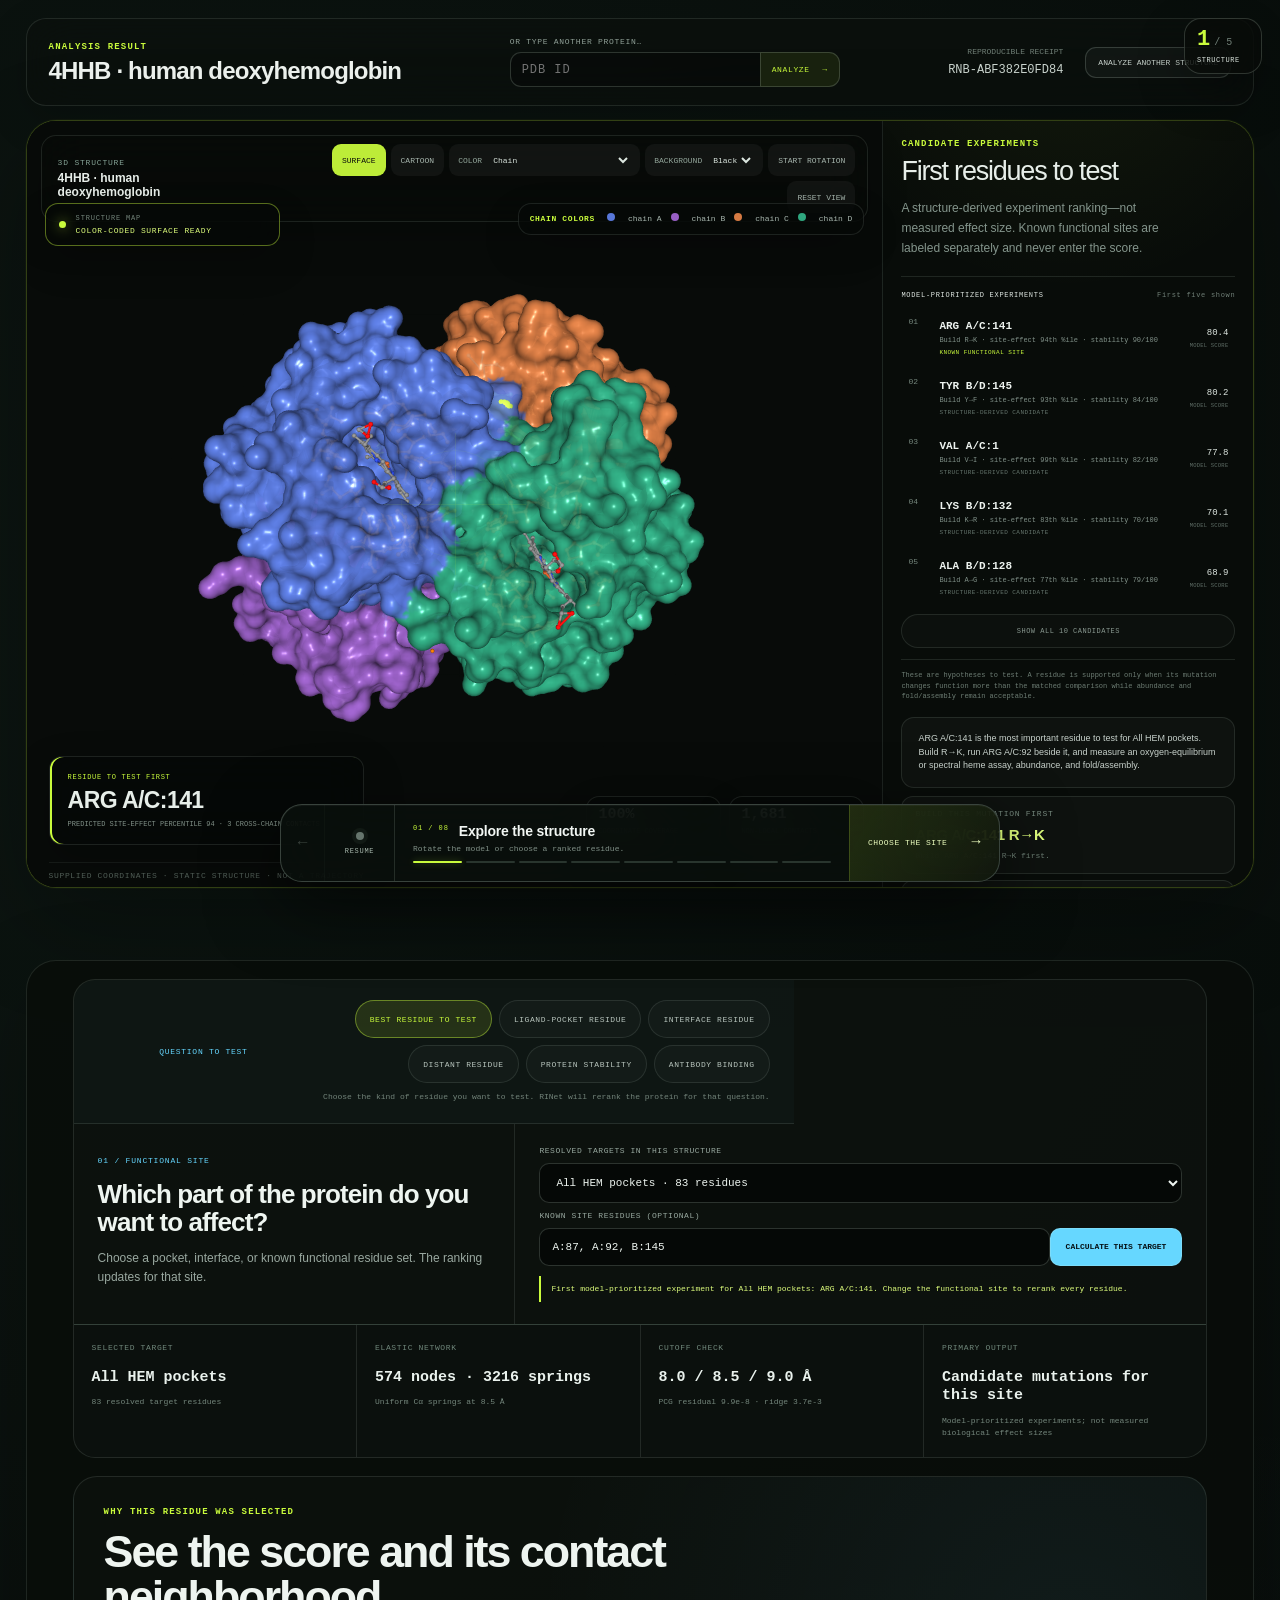
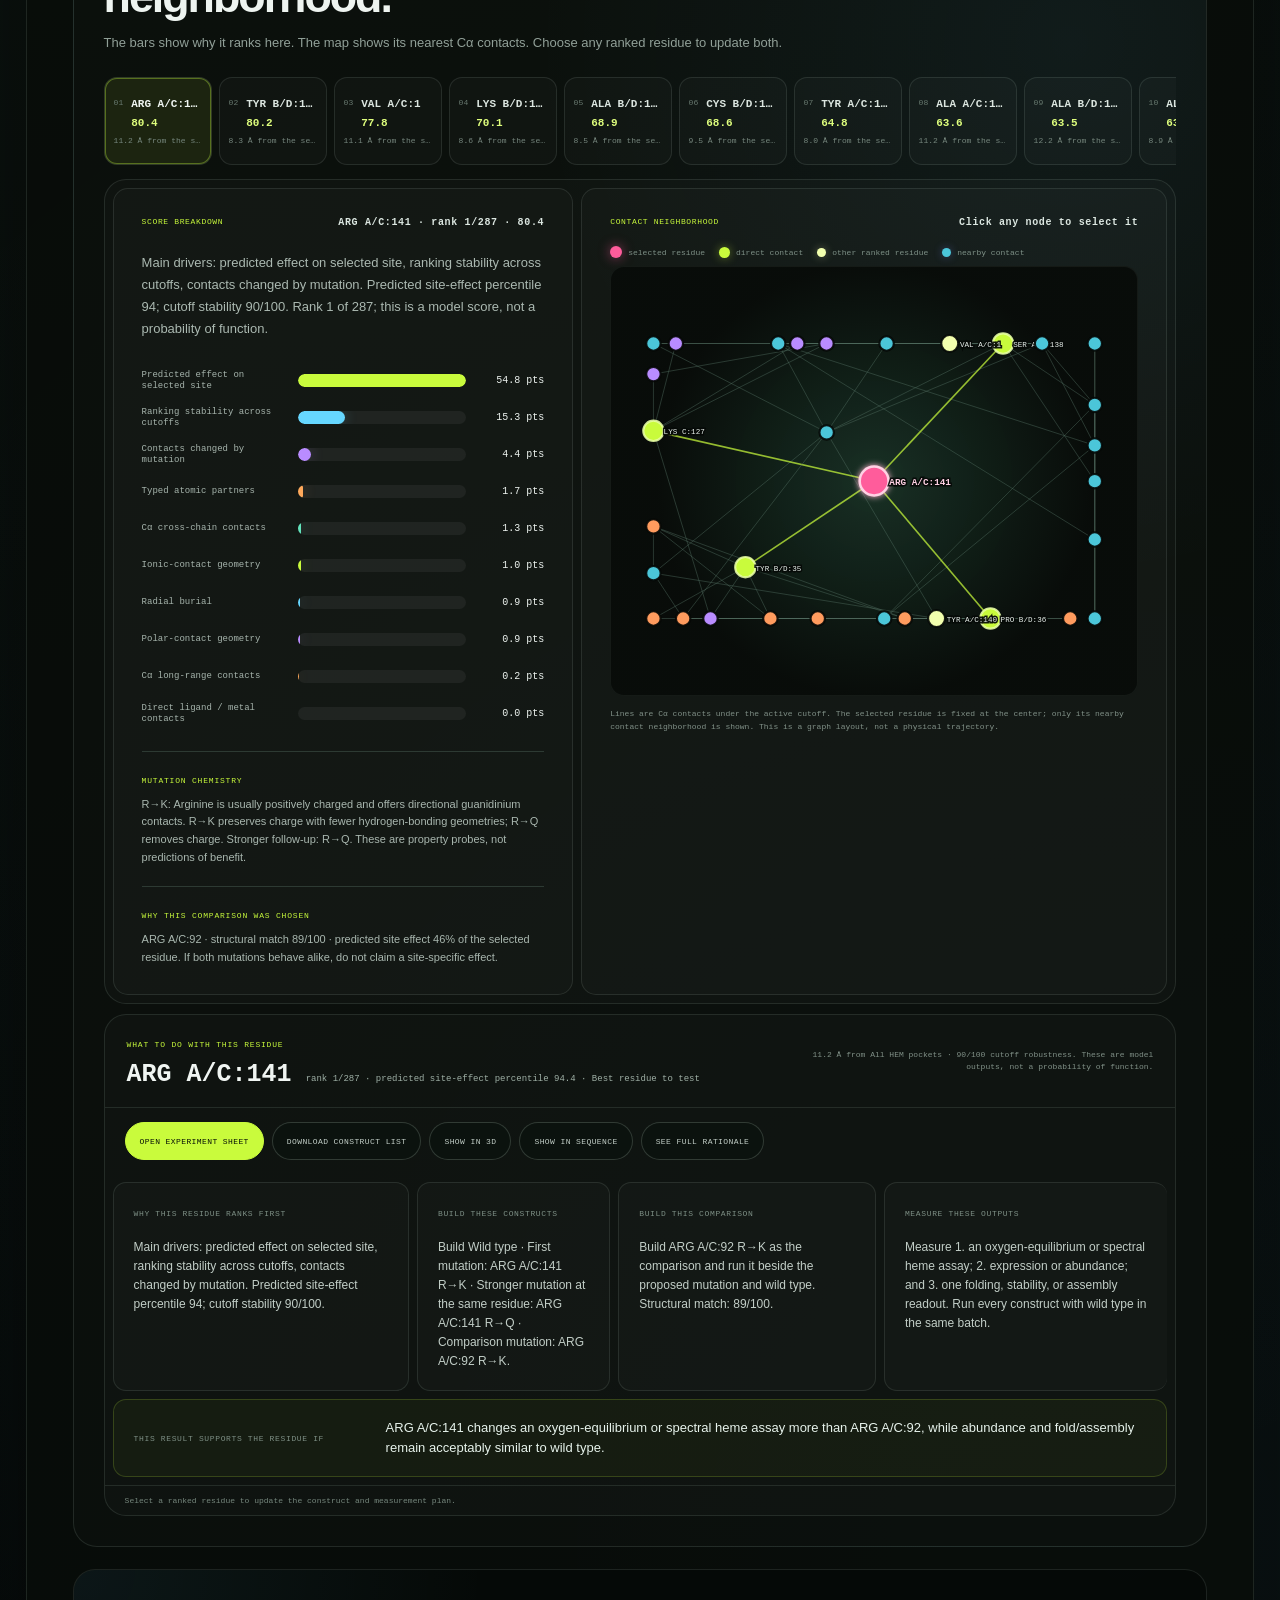
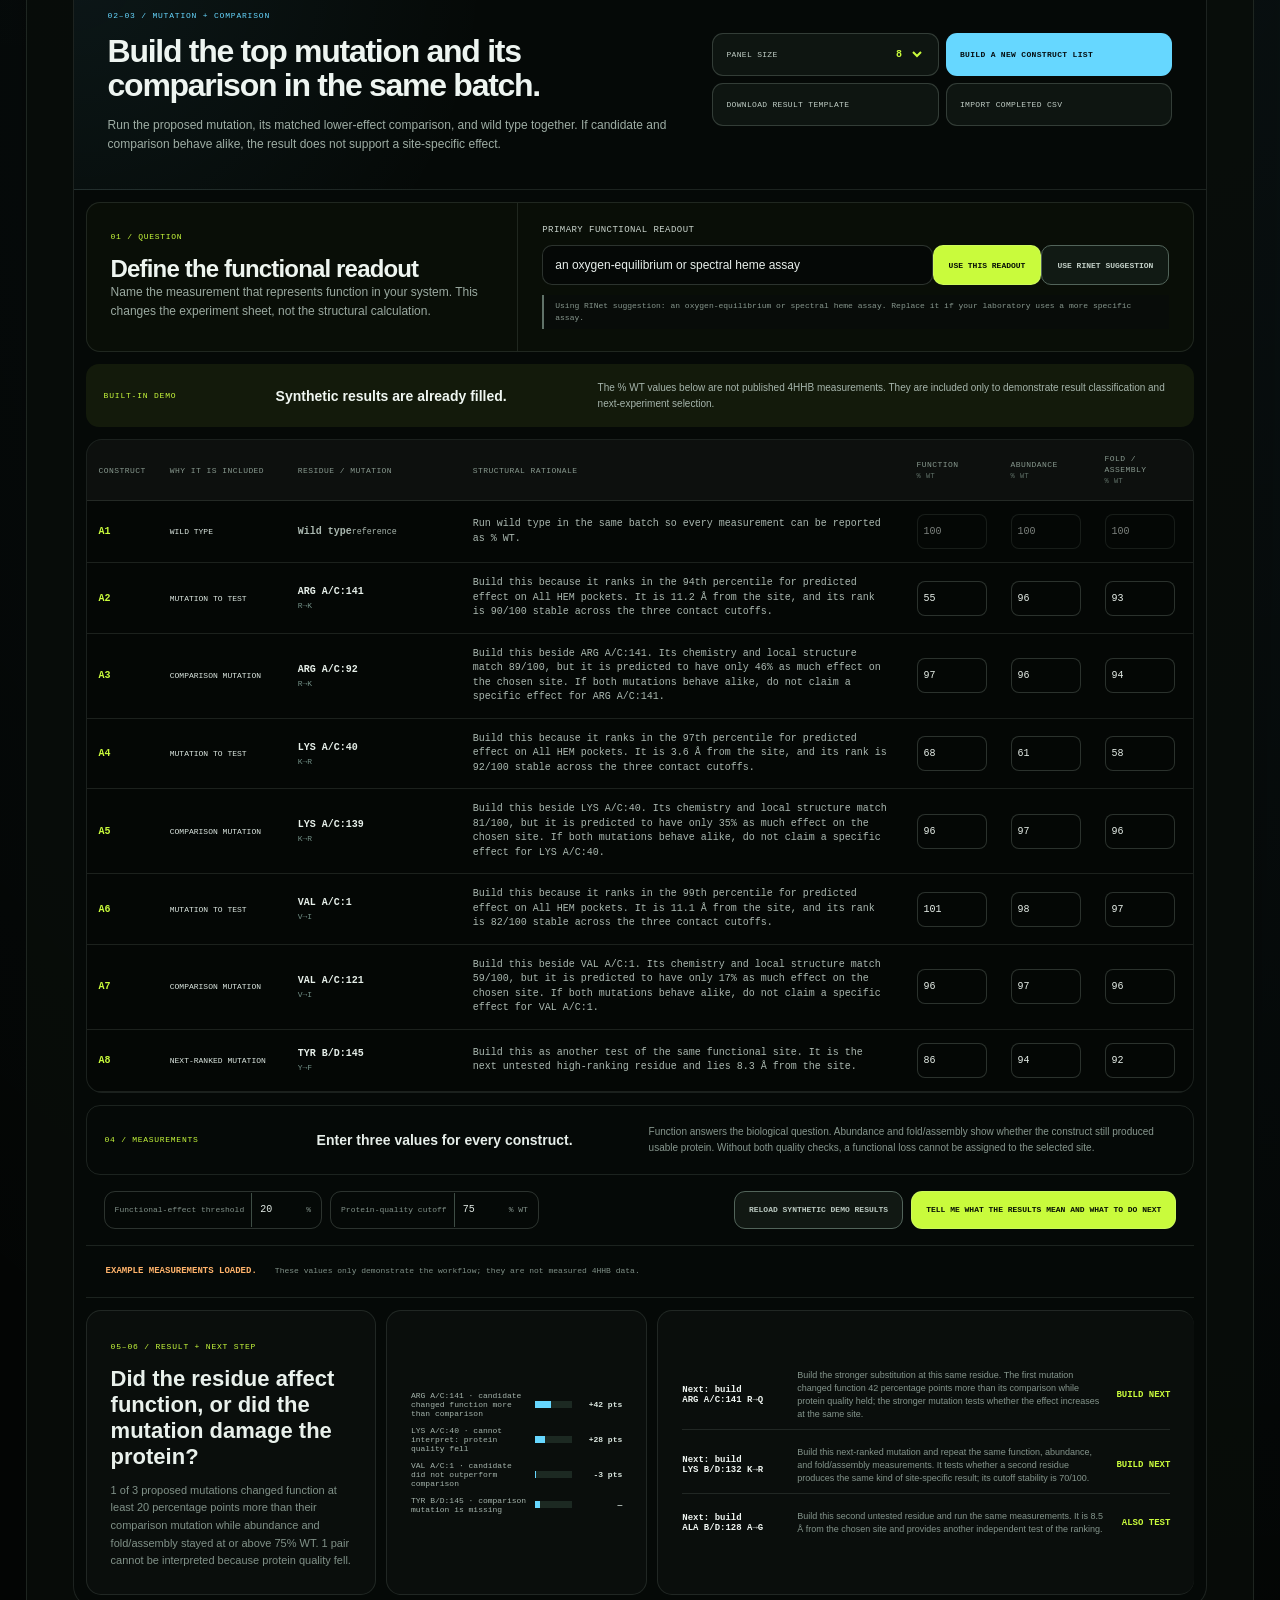
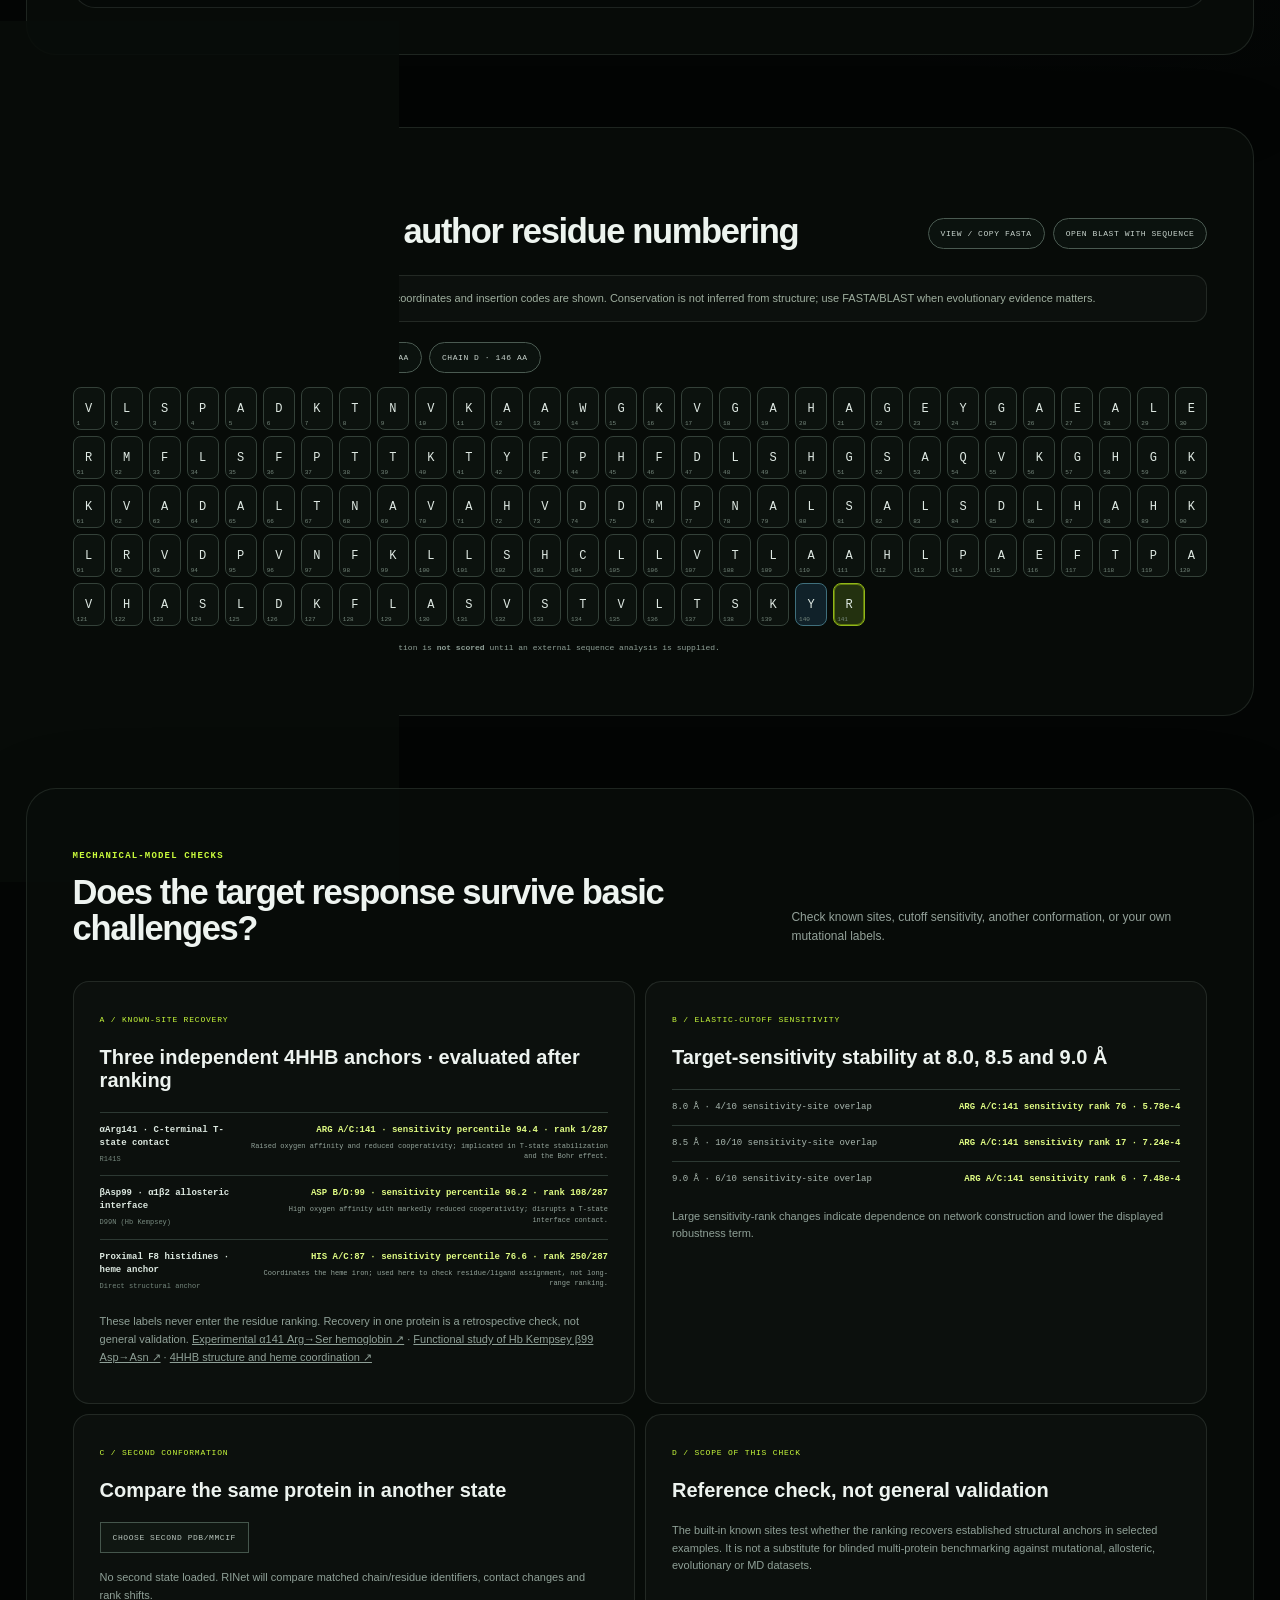
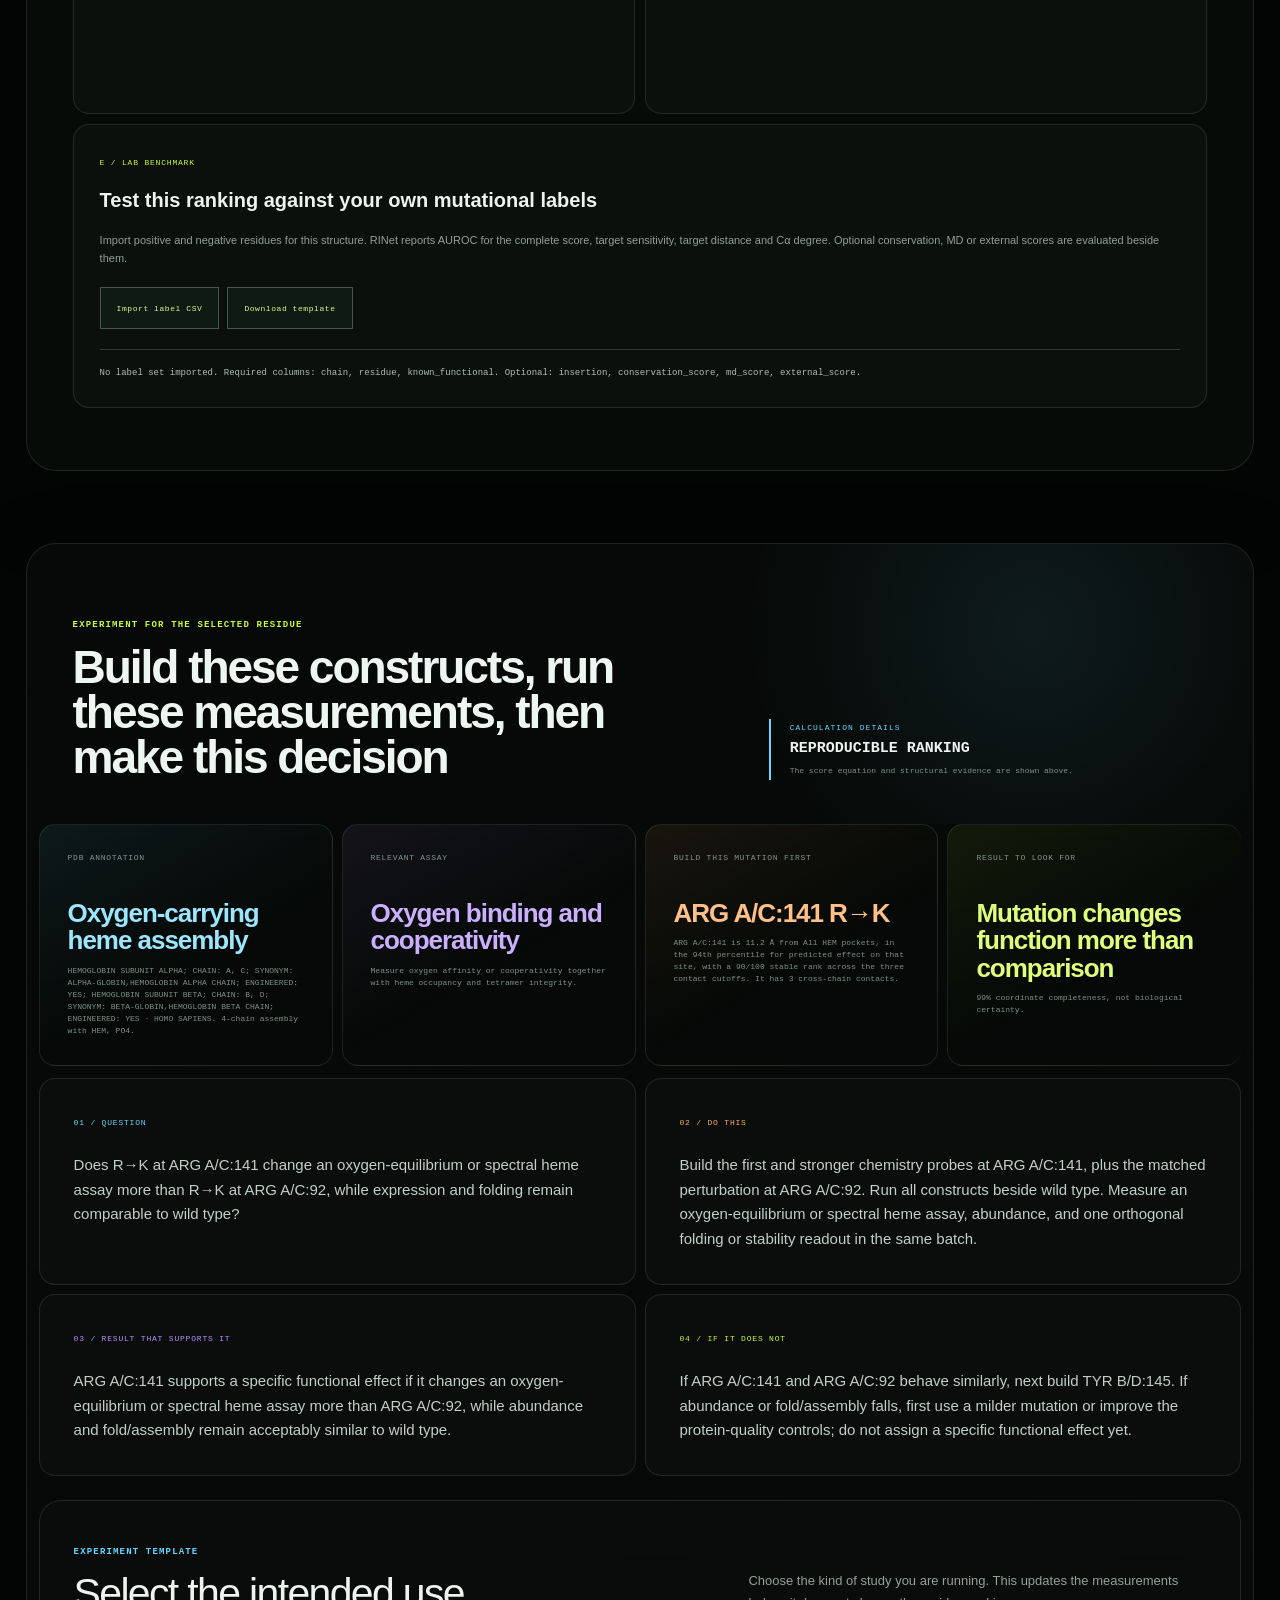
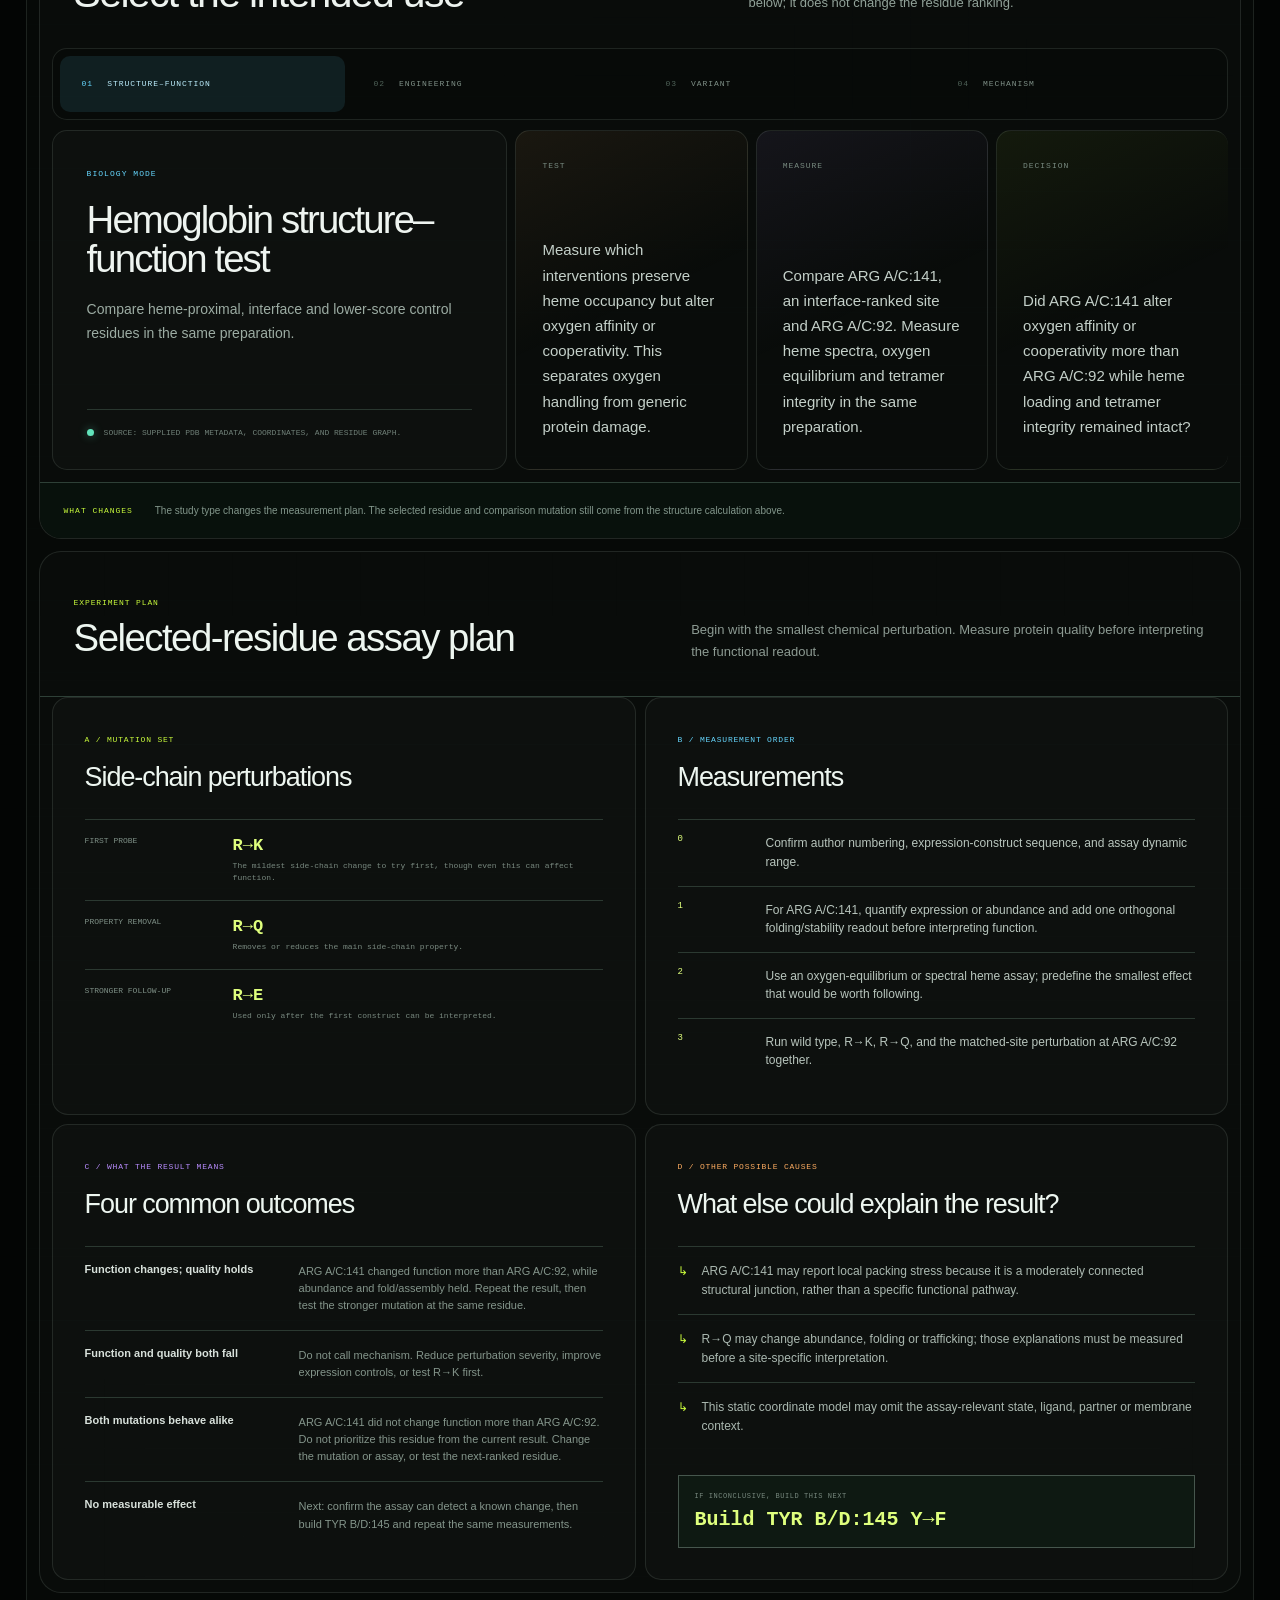
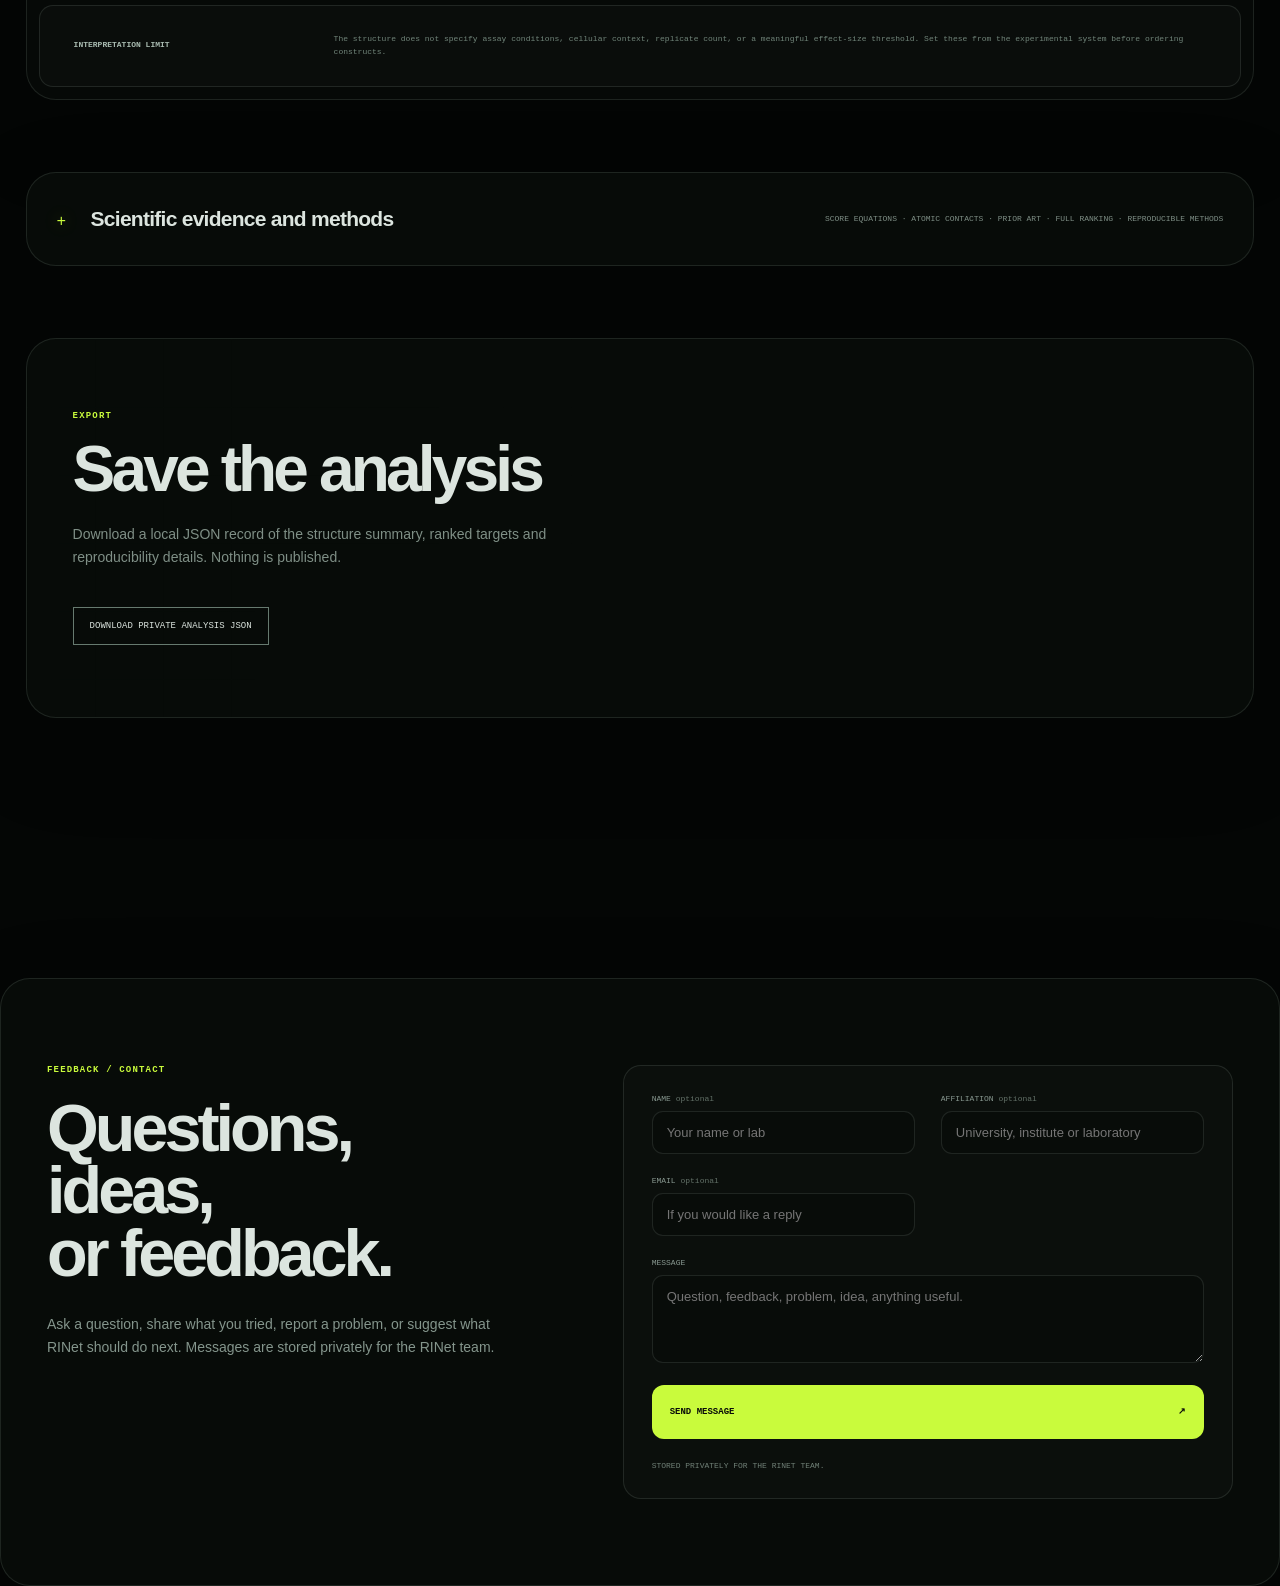
<file: demo/index.html>
<!doctype html>
<html lang="en">
<head>
  <meta charset="utf-8">
  <meta name="viewport" content="width=device-width, initial-scale=1">
  <meta name="theme-color" content="#050806">
  <meta http-equiv="refresh" content="0; url=/brief/?demo=1">
  <link rel="canonical" href="https://rinetlab.com/demo/">
  <link rel="icon" type="image/png" sizes="any" href="/media/rinet-mark.png?v=20260816">
  <link rel="apple-touch-icon" href="/media/rinet-mark.png?v=20260816">
  <link rel="image_src" href="https://rinetlab.com/media/rinet-mark.png?v=20260816">
  <title>RINet Hemoglobin Demo</title>
  <meta name="description" content="Open RINet's interactive hemoglobin structure analysis and experiment guide.">
  <meta property="og:type" content="website">
  <meta property="og:url" content="https://rinetlab.com/demo/">
  <meta property="og:site_name" content="RINet">
  <meta property="og:title" content="RINet | Interactive Hemoglobin Demo">
  <meta property="og:description" content="Explore a deterministic, graph-theory analysis of human deoxyhemoglobin.">
  <meta property="og:image" content="https://rinetlab.com/media/rinet-mark.png?v=20260816">
  <meta property="og:image:secure_url" content="https://rinetlab.com/media/rinet-mark.png?v=20260816">
  <meta property="og:image:type" content="image/png">
  <meta property="og:image:width" content="1254">
  <meta property="og:image:height" content="1254">
  <meta property="og:image:alt" content="RINet protein network mark">
  <meta itemprop="image" content="https://rinetlab.com/media/rinet-mark.png?v=20260816">
  <meta name="twitter:card" content="summary">
  <meta name="twitter:title" content="RINet | Interactive Hemoglobin Demo">
  <meta name="twitter:description" content="Explore a deterministic, graph-theory analysis of human deoxyhemoglobin.">
  <meta name="twitter:image" content="https://rinetlab.com/media/rinet-mark.png?v=20260816">
  <meta name="twitter:image:alt" content="RINet protein network mark">
  <script>window.location.replace("/brief/?demo=1");</script>
  <style>
    :root { color-scheme: dark; font-family: Inter, ui-sans-serif, -apple-system, BlinkMacSystemFont, "Helvetica Neue", Arial, sans-serif; }
    body { min-height: 100vh; display: grid; place-items: center; margin: 0; background: #050806; color: #dce6df; }
    a { border-bottom: 1px solid #c9fb3c; padding-bottom: 4px; color: #c9fb3c; text-decoration: none; }
  </style>
</head>
<body>
  <p>Opening the <a href="/brief/?demo=1">RINet hemoglobin demo</a>…</p>
</body>
</html>
</file>
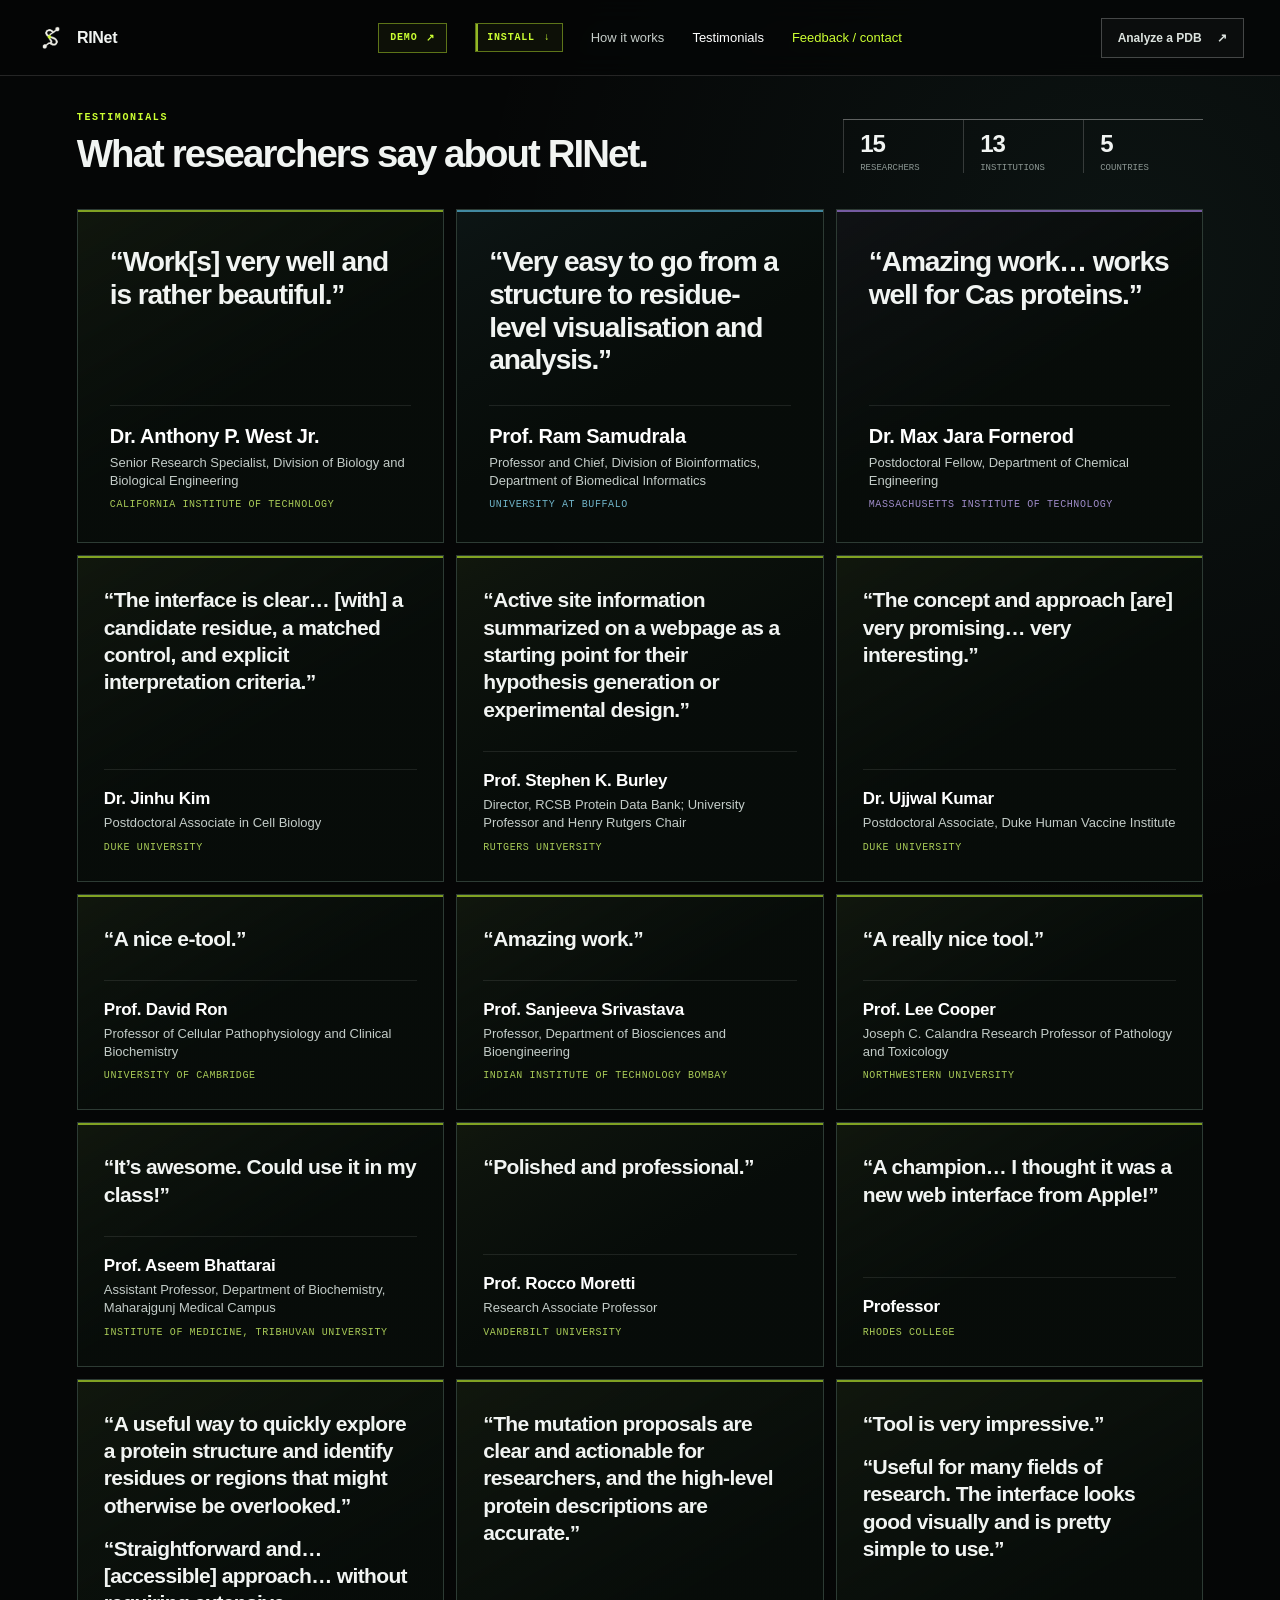
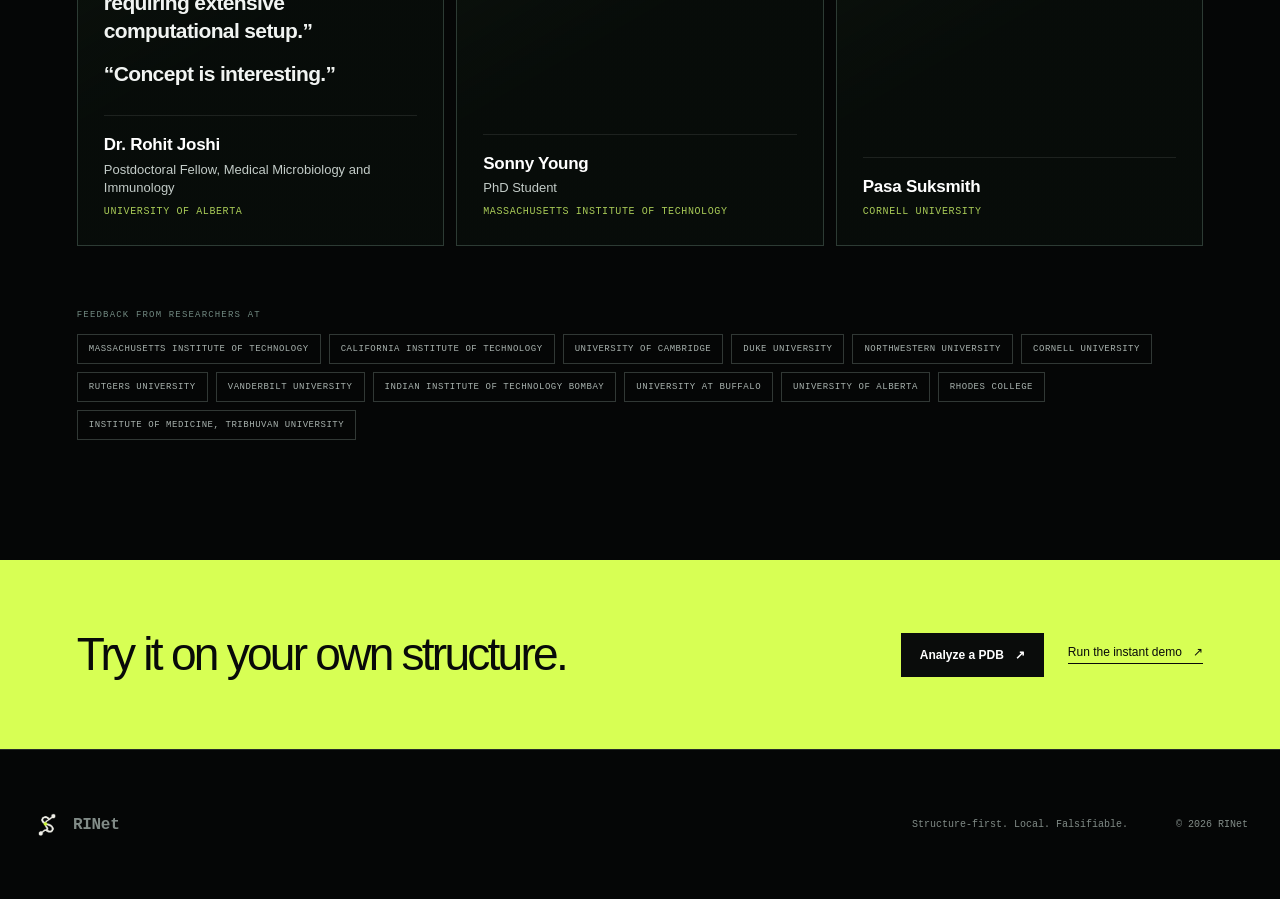
<file: testimonials/index.html>
<!doctype html>
<html lang="en">
<head>
  <meta charset="utf-8">
  <meta name="viewport" content="width=device-width, initial-scale=1">
  <meta name="theme-color" content="#050606">
  <script>document.documentElement.classList.add("js");</script>
  <link rel="icon" type="image/png" sizes="any" href="/media/rinet-mark.png?v=20260816">
  <link rel="apple-touch-icon" href="/media/rinet-mark.png?v=20260816">
  <link rel="image_src" href="https://rinetlab.com/media/rinet-mark.png?v=20260816">
  <link rel="canonical" href="https://rinetlab.com/testimonials/">
  <link rel="stylesheet" href="/contact.css?v=1">
  <link rel="stylesheet" href="/site.css?v=10">
  <title>RINet | Testimonials</title>
  <meta name="description" content="What researchers have said about RINet.">
  <meta property="og:type" content="website">
  <meta property="og:url" content="https://rinetlab.com/testimonials/">
  <meta property="og:site_name" content="RINet">
  <meta property="og:title" content="RINet | Testimonials">
  <meta property="og:description" content="What researchers have said about RINet.">
  <meta property="og:image" content="https://rinetlab.com/media/rinet-mark.png?v=20260816">
  <meta property="og:image:secure_url" content="https://rinetlab.com/media/rinet-mark.png?v=20260816">
  <meta property="og:image:type" content="image/png">
  <meta property="og:image:width" content="1254">
  <meta property="og:image:height" content="1254">
  <meta property="og:image:alt" content="RINet protein network mark">
  <meta itemprop="image" content="https://rinetlab.com/media/rinet-mark.png?v=20260816">
  <meta name="twitter:card" content="summary">
  <meta name="twitter:title" content="RINet | Testimonials">
  <meta name="twitter:description" content="What researchers have said about RINet.">
  <meta name="twitter:image" content="https://rinetlab.com/media/rinet-mark.png?v=20260816">
  <meta name="twitter:image:alt" content="RINet protein network mark">
  <style>
    .testimonials { padding: 112px 6vw 120px; background: radial-gradient(circle at 88% 12%, rgba(127,244,220,.06), transparent 30%), #050606; }
    .testimonials h1 { margin: 12px 0 0; max-width: 1200px; font-size: clamp(30px, 3vw, 46px); line-height: 1; letter-spacing: -.05em; font-weight: 560; }
    .t-intro { display: flex; flex-wrap: wrap; justify-content: space-between; align-items: end; gap: 40px; }
    .t-stats { display: flex; border-top: 1px solid rgba(255,255,255,.35); }
    .t-stats div { width: 120px; padding: 10px 0 0 16px; border-left: 1px solid rgba(255,255,255,.18); }
    .t-stats strong, .t-stats span { display: block; }
    .t-stats strong { font-size: 24px; font-weight: 550; letter-spacing: -.04em; }
    .t-stats span { margin-top: 5px; color: #8d9894; font: 9px var(--mono); text-transform: uppercase; }
    .t-institutions { margin-top: 64px; }
    .t-institutions p { margin: 0 0 14px; color: #718981; font: 9px var(--mono); letter-spacing: .13em; text-transform: uppercase; }
    .t-institutions ul { display: flex; flex-wrap: wrap; gap: 8px; margin: 0; padding: 0; list-style: none; }
    .t-institutions li { border: 1px solid #313835; padding: 9px 11px; color: #a8b2ae; font: 9px var(--mono); letter-spacing: .06em; text-transform: uppercase; }
    .t-featured, .t-grid { display: grid; grid-template-columns: repeat(3, 1fr); gap: 12px; }
    .t-featured { margin-top: 36px; }
    .t-grid { margin-top: 12px; }
    .testimonial { --module: #ccff32; display: flex; flex-direction: column; margin: 0; padding: 30px 26px 26px; border: 1px solid #2d3b34; background: linear-gradient(150deg, color-mix(in srgb, var(--module) 5%, transparent), rgba(7,12,9,.9) 52%), #080c0a; box-shadow: inset 0 2px 0 color-mix(in srgb, var(--module) 60%, transparent); }
    .testimonial blockquote { margin: 0 0 28px; }
    .testimonial blockquote p { margin: 0; color: var(--ink); font-size: 21px; line-height: 1.3; font-weight: 560; letter-spacing: -.03em; }
    .testimonial blockquote p + p { margin-top: 16px; }
    .testimonial figcaption { margin-top: auto; padding-top: 18px; border-top: 1px solid rgba(255,255,255,.09); }
    .testimonial figcaption b, .testimonial figcaption span { display: block; }
    .testimonial figcaption b { color: #fff; font-size: 17px; line-height: 1.25; font-weight: 650; letter-spacing: -.015em; }
    .testimonial figcaption .role { margin-top: 5px; color: #c3ccc8; font: 13px/1.4 var(--sans); letter-spacing: 0; text-transform: none; }
    .testimonial figcaption span { margin-top: 7px; color: color-mix(in srgb, var(--module) 55%, #7d8a84); font: 10px/1.5 var(--mono); letter-spacing: .06em; text-transform: uppercase; }
    .t-featured .testimonial { padding: 36px 32px 30px; }
    .t-featured .testimonial:nth-child(2) { --module: #66d7ff; }
    .t-featured .testimonial:nth-child(3) { --module: #b98cff; }
    .t-featured blockquote p { font-size: clamp(24px, 2.2vw, 32px); line-height: 1.16; letter-spacing: -.04em; }
    .t-featured figcaption b { font-size: 20px; }
    .t-cta { display: flex; flex-wrap: wrap; justify-content: space-between; align-items: center; gap: 32px; padding: 72px 6vw; background: #d7ff54; color: #080a09; }
    .t-cta h2 { margin: 0; font-size: clamp(34px, 3.6vw, 56px); line-height: .98; letter-spacing: -.06em; font-weight: 540; }
    .t-cta-actions { display: flex; align-items: center; gap: 24px; }
    .t-cta .button span { margin-left: 11px; }
    .t-cta .text-link { border-bottom-color: #080a09; }
    .t-cta .text-link span { color: #080a09; }
    .nav-shell nav a[aria-current="page"] { color: #fff; }
    @media (max-width: 900px) {
      .t-featured { grid-template-columns: 1fr; }
      .t-grid { grid-template-columns: 1fr 1fr; }
    }
    @media (max-width: 600px) {
      .testimonials { padding: 92px 22px 80px; }
      .t-grid { grid-template-columns: 1fr; }
      .t-stats div { width: 102px; padding-left: 10px; }
      .t-stats strong { font-size: 20px; }
      .t-institutions { margin-top: 48px; }
      .testimonial blockquote p { font-size: 19px; }
      .t-featured blockquote p { font-size: 24px; }
      .testimonial figcaption b, .t-featured figcaption b { font-size: 16px; }
      .t-cta { padding: 56px 22px; }
      .t-cta-actions { flex-wrap: wrap; gap: 18px 22px; }
    }
  </style>
</head>
<body>
  <header class="nav-shell">
    <a class="brand" href="/" aria-label="RINet home"><img class="brand-mark" src="/media/rinet-mark.png?v=20260816" alt=""><span>RINet</span></a>
    <nav aria-label="Primary navigation">
      <a class="nav-demo" href="/brief/?demo=1">Demo <span>↗</span></a>
      <a class="nav-install" href="/#install">Install <span>↓</span></a>
      <a href="/#product">How it works</a>
      <a class="nav-testimonials" href="/testimonials/" aria-current="page">Testimonials</a>
      <button class="nav-feedback" type="button" data-open-feedback>Feedback / contact</button>
    </nav>
    <a class="nav-cta" href="/brief/">Analyze a PDB <span>↗</span></a>
  </header>

  <main>
    <section class="testimonials" aria-labelledby="testimonials-title">
      <div class="t-intro">
        <div>
          <p class="section-tag">Testimonials</p>
          <h1 id="testimonials-title">What researchers say about RINet.</h1>
        </div>
        <div class="t-stats" aria-label="Who has reviewed RINet">
          <div><strong>15</strong><span>researchers</span></div>
          <div><strong>13</strong><span>institutions</span></div>
          <div><strong>5</strong><span>countries</span></div>
        </div>
      </div>


      <div class="t-featured">
        <figure class="testimonial">
          <blockquote><p>“Work[s] very well and is rather beautiful.”</p></blockquote>
          <figcaption><b>Dr. Anthony P. West Jr.</b><span class="role">Senior Research Specialist, Division of Biology and Biological Engineering</span><span>California Institute of Technology</span></figcaption>
        </figure>
        <figure class="testimonial">
          <blockquote><p>“Very easy to go from a structure to residue-level visualisation and analysis.”</p></blockquote>
          <figcaption><b>Prof. Ram Samudrala</b><span class="role">Professor and Chief, Division of Bioinformatics, Department of Biomedical Informatics</span><span>University at Buffalo</span></figcaption>
        </figure>
        <figure class="testimonial">
          <blockquote><p>“Amazing work… works well for Cas proteins.”</p></blockquote>
          <figcaption><b>Dr. Max Jara Fornerod</b><span class="role">Postdoctoral Fellow, Department of Chemical Engineering</span><span>Massachusetts Institute of Technology</span></figcaption>
        </figure>
      </div>

      <div class="t-grid">
        <figure class="testimonial">
          <blockquote><p>“The interface is clear… [with] a candidate residue, a matched control, and explicit interpretation criteria.”</p></blockquote>
          <figcaption><b>Dr. Jinhu Kim</b><span class="role">Postdoctoral Associate in Cell Biology</span><span>Duke University</span></figcaption>
        </figure>
        <figure class="testimonial">
          <blockquote><p>“Active site information summarized on a webpage as a starting point for their hypothesis generation or experimental design.”</p></blockquote>
          <figcaption><b>Prof. Stephen K. Burley</b><span class="role">Director, RCSB Protein Data Bank; University Professor and Henry Rutgers Chair</span><span>Rutgers University</span></figcaption>
        </figure>
        <figure class="testimonial">
          <blockquote><p>“The concept and approach [are] very promising… very interesting.”</p></blockquote>
          <figcaption><b>Dr. Ujjwal Kumar</b><span class="role">Postdoctoral Associate, Duke Human Vaccine Institute</span><span>Duke University</span></figcaption>
        </figure>
        <figure class="testimonial">
          <blockquote><p>“A nice e-tool.”</p></blockquote>
          <figcaption><b>Prof. David Ron</b><span class="role">Professor of Cellular Pathophysiology and Clinical Biochemistry</span><span>University of Cambridge</span></figcaption>
        </figure>
        <figure class="testimonial">
          <blockquote><p>“Amazing work.”</p></blockquote>
          <figcaption><b>Prof. Sanjeeva Srivastava</b><span class="role">Professor, Department of Biosciences and Bioengineering</span><span>Indian Institute of Technology Bombay</span></figcaption>
        </figure>
        <figure class="testimonial">
          <blockquote><p>“A really nice tool.”</p></blockquote>
          <figcaption><b>Prof. Lee Cooper</b><span class="role">Joseph C. Calandra Research Professor of Pathology and Toxicology</span><span>Northwestern University</span></figcaption>
        </figure>
        <figure class="testimonial">
          <blockquote><p>“It’s awesome. Could use it in my class!”</p></blockquote>
          <figcaption><b>Prof. Aseem Bhattarai</b><span class="role">Assistant Professor, Department of Biochemistry, Maharajgunj Medical Campus</span><span>Institute of Medicine, Tribhuvan University</span></figcaption>
        </figure>
        <figure class="testimonial">
          <blockquote><p>“Polished and professional.”</p></blockquote>
          <figcaption><b>Prof. Rocco Moretti</b><span class="role">Research Associate Professor</span><span>Vanderbilt University</span></figcaption>
        </figure>
        <figure class="testimonial">
          <blockquote><p>“A champion… I thought it was a new web interface from Apple!”</p></blockquote>
          <figcaption><b>Professor</b><span>Rhodes College</span></figcaption>
        </figure>
        <figure class="testimonial">
          <blockquote>
            <p>“A useful way to quickly explore a protein structure and identify residues or regions that might otherwise be overlooked.”</p>
            <p>“Straightforward and… [accessible] approach… without requiring extensive computational setup.”</p>
            <p>“Concept is interesting.”</p>
          </blockquote>
          <figcaption><b>Dr. Rohit Joshi</b><span class="role">Postdoctoral Fellow, Medical Microbiology and Immunology</span><span>University of Alberta</span></figcaption>
        </figure>
        <figure class="testimonial">
          <blockquote><p>“The mutation proposals are clear and actionable for researchers, and the high-level protein descriptions are accurate.”</p></blockquote>
          <figcaption><b>Sonny Young</b><span class="role">PhD Student</span><span>Massachusetts Institute of Technology</span></figcaption>
        </figure>
        <figure class="testimonial">
          <blockquote>
            <p>“Tool is very impressive.”</p>
            <p>“Useful for many fields of research. The interface looks good visually and is pretty simple to use.”</p>
          </blockquote>
          <figcaption><b>Pasa Suksmith</b><span>Cornell University</span></figcaption>
        </figure>
      </div>
      <div class="t-institutions">
        <p>Feedback from researchers at</p>
        <ul>
          <li>Massachusetts Institute of Technology</li>
          <li>California Institute of Technology</li>
          <li>University of Cambridge</li>
          <li>Duke University</li>
          <li>Northwestern University</li>
          <li>Cornell University</li>
          <li>Rutgers University</li>
          <li>Vanderbilt University</li>
          <li>Indian Institute of Technology Bombay</li>
          <li>University at Buffalo</li>
          <li>University of Alberta</li>
          <li>Rhodes College</li>
          <li>Institute of Medicine, Tribhuvan University</li>
        </ul>
      </div>
    </section>

    <section class="t-cta" aria-labelledby="t-cta-title">
      <h2 id="t-cta-title">Try it on your own structure.</h2>
      <div class="t-cta-actions">
        <a class="button button-dark" href="/brief/">Analyze a PDB <span>↗</span></a>
        <a class="text-link" href="/brief/?demo=1">Run the instant demo <span>↗</span></a>
      </div>
    </section>
  </main>

  <dialog class="feedback-dialog" id="feedbackDialog" aria-labelledby="feedbackDialogTitle">
    <div class="dialog-head">
      <span>FEEDBACK / CONTACT</span>
      <button type="button" data-close-feedback aria-label="Close feedback form">Close</button>
    </div>
    <div class="dialog-copy">
      <p class="section-tag">Send a note</p>
      <h2 id="feedbackDialogTitle">What should RINet know?</h2>
      <p>Share feedback, ask a question, report a problem, or tell us what would make the tool more useful. No long survey.</p>
    </div>
    <form class="dialog-form" data-rinet-contact action="#" onsubmit="return false">
      <input class="contact-honey" type="text" name="_honey" tabindex="-1" autocomplete="off">
      <label><span>Name <em>optional</em></span><input type="text" name="name" maxlength="100" placeholder="Your name or lab"></label>
      <label><span>Affiliation <em>optional</em></span><input type="text" name="affiliation" maxlength="140" placeholder="University, institute or laboratory"></label>
      <label><span>Email <em>optional</em></span><input type="email" name="email" maxlength="160" placeholder="If you would like a reply"></label>
      <label><span>Message</span><textarea name="message" required maxlength="1000" rows="3" placeholder="Question, feedback, problem, idea, anything useful."></textarea></label>
      <button type="submit">Send message <span>↗</span></button>
      <small data-contact-status>Stored privately for the RINet team.</small>
    </form>
  </dialog>

  <footer>
    <a class="brand" href="/"><img class="brand-mark" src="/media/rinet-mark.png?v=20260816" alt=""><span>RINet</span></a>
    <p>Structure-first. Local. Falsifiable.</p>
    <p>© <span id="year"></span> RINet</p>
  </footer>
  <script src="/contact.js?v=5"></script>
  <script>
    {
      document.getElementById("year").textContent = new Date().getFullYear();
      const feedbackDialog = document.getElementById("feedbackDialog");
      document.querySelectorAll("[data-open-feedback]").forEach(button => button.addEventListener("click", () => {
        if (typeof feedbackDialog.showModal === "function") feedbackDialog.showModal();
        else feedbackDialog.setAttribute("open", "");
      }));
      document.querySelector("[data-close-feedback]")?.addEventListener("click", () => feedbackDialog.close());
      feedbackDialog?.addEventListener("click", event => {
        if (event.target === feedbackDialog) feedbackDialog.close();
      });
    }
  </script>
</body>
</html>
</file>
<file: contact.css>
.rinet-contact-toast { position: fixed; z-index: 1000; right: 24px; bottom: 24px; width: min(410px, calc(100vw - 32px)); display: grid; grid-template-columns: 1fr auto; gap: 7px 18px; align-items: center; border: 1px solid rgba(204,255,50,.5); padding: 17px 18px; background: rgba(7,12,9,.96); color: #eef4f0; box-shadow: inset 3px 0 0 #ccff32, 0 24px 80px rgba(0,0,0,.56), 0 0 30px rgba(204,255,50,.08); backdrop-filter: blur(16px); transform: translateY(18px); opacity: 0; pointer-events: none; transition: opacity .28s ease, transform .28s ease; }
.rinet-contact-toast.visible { opacity: 1; transform: translateY(0); pointer-events: auto; }
.rinet-contact-toast.error { border-color: rgba(255,173,97,.55); box-shadow: inset 3px 0 0 #ffad61, 0 24px 80px rgba(0,0,0,.56); }
.rinet-contact-toast span { color: #ccff32; font: 700 8px "SFMono-Regular", Consolas, monospace; letter-spacing: .14em; text-transform: uppercase; }
.rinet-contact-toast.error span { color: #ffad61; }
.rinet-contact-toast strong { grid-column: 1; font: 550 14px/1.45 Inter, ui-sans-serif, -apple-system, BlinkMacSystemFont, "Helvetica Neue", Arial, sans-serif; }
.rinet-contact-toast button { grid-column: 2; grid-row: 1 / 3; border: 0; border-bottom: 1px solid #68766e; padding: 0 0 3px; background: transparent; color: #9aa79f; font: 8px "SFMono-Regular", Consolas, monospace; text-transform: uppercase; cursor: pointer; }
@media (max-width: 600px) { .rinet-contact-toast { right: 16px; bottom: 16px; } }
@media (prefers-reduced-motion: reduce) { .rinet-contact-toast { transition: none; } }
</file>
<file: site.css>
:root {
  color-scheme: dark;
  --black: #050606;
  --ink: #f1f4f2;
  --muted: #929b98;
  --line: #272c2a;
  --acid: #ccff32;
  --mint: #7ff4dc;
  --paper: #e8ece8;
  --paper-ink: #0a0c0b;
  --sans: Inter, ui-sans-serif, -apple-system, BlinkMacSystemFont, "Helvetica Neue", Arial, sans-serif;
  --mono: "SFMono-Regular", Consolas, "Liberation Mono", Menlo, monospace;
}

* { box-sizing: border-box; }
html { scroll-behavior: smooth; background: var(--black); }
body { margin: 0; background: var(--black); color: var(--ink); font-family: var(--sans); -webkit-font-smoothing: antialiased; }
a { color: inherit; }
button, input, textarea { font: inherit; }
section[id] { scroll-margin-top: 80px; }
html.js [data-live-number]:not(.is-ready) { visibility: hidden; }
[data-live-number] { font-variant-numeric: tabular-nums; }

.nav-shell { position: fixed; z-index: 20; top: 0; left: 0; right: 0; height: 76px; padding: 0 36px; display: grid; grid-template-columns: 1fr auto 1fr; align-items: center; border-bottom: 1px solid rgba(255,255,255,.13); background: rgba(5,6,6,.74); backdrop-filter: blur(14px); }
.brand { display: inline-flex; width: max-content; align-items: center; gap: 11px; font-size: 16px; font-weight: 650; text-decoration: none; letter-spacing: -.02em; }
.brand-mark { width: 30px; height: 30px; display: block; object-fit: contain; }
.nav-shell nav { display: flex; align-items: center; gap: 28px; }
.nav-shell nav a, .nav-feedback { border: 0; padding: 0; background: transparent; color: #c6ceca; font-size: 13px; text-decoration: none; cursor: pointer; }
.nav-shell nav .nav-demo, .nav-shell nav .nav-install { display: inline-flex; align-items: center; gap: 9px; border: 1px solid rgba(204,255,50,.42); padding: 8px 11px; color: var(--acid); background: rgba(204,255,50,.045); font: 700 10px var(--mono); letter-spacing: .08em; text-transform: uppercase; }
.nav-shell nav .nav-install { box-shadow: inset 2px 0 0 rgba(204,255,50,.7); }
.nav-shell nav .nav-demo:hover, .nav-shell nav .nav-install:hover { border-color: var(--acid); color: #f3ffcd; background: rgba(204,255,50,.09); }
.nav-feedback { color: var(--acid); }
.nav-shell nav a:hover, .nav-feedback:hover { color: #fff; }
.nav-cta { justify-self: end; border: 1px solid rgba(255,255,255,.24); color: #dce3df; background: rgba(255,255,255,.025); padding: 12px 16px; font-size: 12px; font-weight: 700; text-decoration: none; }
.nav-cta span { margin-left: 12px; }
.nav-cta:hover { border-color: rgba(255,255,255,.55); color: #fff; background: rgba(255,255,255,.065); }

.hero { position: relative; min-height: 100svh; overflow: hidden; border-bottom: 1px solid var(--line); background: #020303; }
.hero-film { position: absolute; z-index: 0; inset: 0; width: 100%; height: 100%; object-fit: cover; background: #020303; }
.hero-shade { position: absolute; z-index: 1; inset: 0; background: linear-gradient(90deg, rgba(2,3,3,.94) 0%, rgba(2,3,3,.75) 24%, rgba(2,3,3,.08) 62%, rgba(2,3,3,.32) 100%); }
.hero-copy { position: absolute; z-index: 2; left: 6vw; bottom: 15vh; width: min(630px, 44vw); }
.overline, .section-tag { margin: 0; color: var(--acid); font: 600 10px var(--mono); letter-spacing: .16em; text-transform: uppercase; }
h1 { margin: 20px 0 22px; font-size: clamp(56px, 6.6vw, 110px); line-height: .88; letter-spacing: -.07em; font-weight: 590; }
.hero-summary { max-width: 560px; margin: 0; color: #b8c2be; font-size: 16px; line-height: 1.55; }
.hero-links { display: flex; align-items: center; gap: 28px; margin-top: 30px; }
.button { min-height: 44px; display: inline-flex; align-items: center; justify-content: center; padding: 0 18px; border: 1px solid currentColor; font-size: 12px; font-weight: 700; text-decoration: none; }
.button-light { border-color: var(--acid); background: var(--acid); color: var(--black); }
.button-light span { margin-left: 11px; }
.button-dark { border-color: var(--paper-ink); background: var(--paper-ink); color: #fff; }
.text-link { font-size: 12px; text-decoration: none; border-bottom: 1px solid #717a77; padding-bottom: 4px; }
.text-link span { margin-left: 8px; color: var(--acid); }
.hero-proof { position: absolute; z-index: 2; right: 3.6vw; bottom: max(84px, 10vh); display: flex; border-top: 1px solid rgba(255,255,255,.35); }
.hero-proof div { width: 138px; padding: 13px 0 0 18px; border-left: 1px solid rgba(255,255,255,.18); }
.hero-proof div:last-child { width: 168px; }
.hero-proof strong, .hero-proof span { display: block; }
.hero-proof strong { font-size: 18px; font-weight: 550; }
.hero-proof span { margin-top: 5px; color: #8d9894; font: 9px var(--mono); text-transform: uppercase; }
.film-toggle { position: absolute; z-index: 3; right: 34px; top: 95px; border: 0; border-bottom: 1px solid #6f7875; padding: 0 0 4px; background: transparent; color: #a7b0ad; font: 9px var(--mono); text-transform: uppercase; cursor: pointer; }

.statement h2, .brief-copy h2, .install h2, .capabilities h2, .contact h2 { margin: 28px 0 0; max-width: 1200px; font-size: clamp(46px, 6.2vw, 96px); line-height: .95; letter-spacing: -.065em; font-weight: 540; }

.install { display: grid; grid-template-columns: .82fr 1.18fr; gap: 8vw; padding: 86px 6vw 92px; border-bottom: 1px solid var(--line); background: #090b0a; }
.install h2 { font-size: clamp(42px, 4.8vw, 72px); }
.install-action { align-self: end; }
.install-note { margin: 24px 0 0; color: #8d9793; font: 9px/1.5 var(--mono); text-transform: uppercase; }
.command-bar { display: grid; grid-template-columns: minmax(0, 1fr) auto; border: 1px solid #46504c; background: #030404; }
.command-bar code { overflow-x: auto; padding: 23px 24px; color: #d9e4df; font: 12px/1.4 var(--mono); white-space: nowrap; }
.command-bar button { width: 94px; border: 0; border-left: 1px solid #46504c; background: var(--acid); color: var(--black); font: 700 10px var(--mono); text-transform: uppercase; cursor: pointer; }
.install-links { display: flex; gap: 26px; margin-top: 18px; }
.install-links a { color: #a8b2ae; font-size: 11px; text-decoration: none; }
.install-assurances { display: flex; gap: 8px; margin-top: 34px; }
.install-assurances span { border: 1px solid #313835; padding: 9px 11px; color: #8e9995; font: 8px var(--mono); text-transform: uppercase; }

.statement { display: grid; grid-template-columns: .9fr 1.1fr; gap: 10vw; padding: 128px 6vw; border-bottom: 1px solid var(--line); background: radial-gradient(circle at 88% 35%, rgba(127,244,220,.06), transparent 30%), #050606; }
.statement-lead > p:last-child { max-width: 590px; margin: 34px 0 0; color: #aeb7b3; font-size: 16px; line-height: 1.7; }
.statement h2 { font-size: clamp(48px, 5.2vw, 82px); }
.evidence-stack { align-self: center; border: 1px solid #35403c; background: #090d0b; }
.stack-head { display: flex; justify-content: space-between; gap: 20px; padding: 18px 20px; border-bottom: 1px solid #2b3531; color: #718078; font: 8px var(--mono); letter-spacing: .08em; }
.stack-head strong { color: #b8c5bf; font-weight: 500; }
.evidence-step { display: grid; grid-template-columns: 40px 1fr auto; gap: 16px; align-items: center; padding: 22px 20px; border-bottom: 1px solid #26302c; }
.evidence-step > span { color: var(--acid); font: 9px var(--mono); }
.evidence-step strong { font-size: 14px; font-weight: 560; }
.evidence-step em { color: #728079; font: normal 8px var(--mono); text-transform: uppercase; }
.evidence-verdict { padding: 26px 20px 28px 76px; background: #cffd37; color: #080a09; }
.evidence-verdict span, .evidence-verdict strong { display: block; }
.evidence-verdict span { font: 8px var(--mono); }
.evidence-verdict strong { max-width: 510px; margin-top: 9px; font-size: 20px; line-height: 1.22; font-weight: 620; letter-spacing: -.03em; }

.capabilities { position: relative; isolation: isolate; overflow: hidden; padding: 116px 3vw 104px; border-bottom: 1px solid #27342e; background: radial-gradient(circle at 84% 16%, rgba(102,215,255,.075), transparent 23%), radial-gradient(circle at 15% 82%, rgba(185,140,255,.055), transparent 26%), #060908; }
.capabilities::before { content: ""; position: absolute; z-index: -1; inset: 0; opacity: .22; background-image: linear-gradient(rgba(121,162,141,.11) 1px, transparent 1px), linear-gradient(90deg, rgba(121,162,141,.08) 1px, transparent 1px); background-size: 72px 72px; mask-image: linear-gradient(to bottom, transparent, #000 18%, #000 88%, transparent); }
.capabilities::after { content: ""; position: absolute; z-index: -1; right: -150px; top: 62px; width: 460px; height: 460px; border: 1px solid rgba(204,255,50,.08); border-radius: 50%; box-shadow: inset 0 0 0 56px rgba(204,255,50,.015), inset 0 0 0 112px rgba(204,255,50,.012); }
.capabilities-head { position: relative; display: flex; justify-content: space-between; align-items: end; gap: 30px; padding: 0 3vw 68px; }
.capabilities-head::after { content: "GUIDANCE SYSTEM / 04 ACTIVE MODULES"; align-self: flex-end; border-left: 2px solid #66d7ff; padding: 8px 0 8px 16px; color: #718981; font: 8px var(--mono); letter-spacing: .13em; }
.capabilities h2 { max-width: 760px; font-size: clamp(46px, 5.2vw, 80px); }
.capability-grid { display: grid; grid-template-columns: repeat(4, 1fr); gap: 12px; padding: 0 3vw; }
.capabilities article { --module: #ccff32; position: relative; min-height: 420px; display: flex; flex-direction: column; overflow: hidden; padding: 30px 26px 28px; border: 1px solid #2d3b34; background: linear-gradient(150deg, color-mix(in srgb, var(--module) 7%, transparent), rgba(7,12,9,.9) 52%), #080c0a; box-shadow: inset 0 2px 0 color-mix(in srgb, var(--module) 75%, transparent), 0 22px 60px rgba(0,0,0,.18); transition: transform .3s ease, border-color .3s ease, box-shadow .3s ease; }
.capabilities article:nth-child(2) { --module: #66d7ff; }
.capabilities article:nth-child(3) { --module: #b98cff; }
.capabilities article:nth-child(4) { --module: #ffad61; }
.capabilities article::after { content: ""; position: absolute; right: -48px; top: 62px; width: 150px; height: 150px; border: 1px solid color-mix(in srgb, var(--module) 18%, transparent); border-radius: 50%; box-shadow: inset 0 0 0 24px color-mix(in srgb, var(--module) 2.5%, transparent); }
.capabilities article:hover { transform: translateY(-5px); border-color: color-mix(in srgb, var(--module) 52%, #2d3b34); box-shadow: inset 0 2px 0 var(--module), 0 28px 70px rgba(0,0,0,.32), 0 0 34px color-mix(in srgb, var(--module) 7%, transparent); }
.capabilities article > span { width: 34px; height: 34px; display: grid; place-items: center; border: 1px solid color-mix(in srgb, var(--module) 42%, transparent); color: var(--module); font: 10px var(--mono); }
.capabilities h3 { margin: 92px 0 20px; max-width: 250px; font-size: 29px; line-height: 1.02; letter-spacing: -.048em; font-weight: 560; }
.capabilities p { margin: 0; color: #9aa59f; font-size: 13px; line-height: 1.65; }
.capabilities article small { margin-top: auto; padding-top: 28px; color: color-mix(in srgb, var(--module) 68%, #5f6d66); font: 8px var(--mono); letter-spacing: .1em; }

.brief-promo { position: relative; isolation: isolate; display: grid; grid-template-columns: 1.02fr .98fr; min-height: 820px; overflow: hidden; border-bottom: 1px solid #2a3b32; background: radial-gradient(circle at 78% 52%, rgba(204,255,50,.09), transparent 25%), radial-gradient(circle at 16% 5%, rgba(102,215,255,.055), transparent 22%), #07110d; color: var(--ink); }
.brief-promo::before { content: ""; position: absolute; z-index: -1; inset: 0 0 0 48%; opacity: .2; background-image: linear-gradient(rgba(123,166,143,.12) 1px, transparent 1px), linear-gradient(90deg, rgba(123,166,143,.09) 1px, transparent 1px); background-size: 54px 54px; mask-image: radial-gradient(circle at center, #000, transparent 74%); }
.brief-promo::after { content: "STRUCTURE / SIGNAL / CONTROL / DECISION"; position: absolute; z-index: 0; right: 26px; bottom: 22px; color: #50625a; font: 7px var(--mono); letter-spacing: .16em; }
.brief-copy { position: relative; z-index: 1; padding: 128px 7vw 112px 6vw; }
.brief-copy::before { content: "DECISION PIPELINE / READY"; display: block; width: max-content; margin-bottom: 28px; border-left: 2px solid #66d7ff; padding: 7px 0 7px 14px; color: #789189; font: 8px var(--mono); letter-spacing: .12em; }
.brief-copy .section-tag { color: var(--acid); }
.brief-copy h2 { font-size: clamp(50px, 5.5vw, 84px); }
.brief-copy p:not(.section-tag) { max-width: 640px; margin: 30px 0 34px; color: #aebdb6; font-size: 16px; line-height: 1.68; }
.brief-actions { display: flex; align-items: center; gap: 24px; }
.brief-actions .button-dark { border-color: var(--acid); background: var(--acid); color: #061009; }
.plain-link { color: #d7e3dd; font-size: 12px; text-decoration: none; border-bottom: 1px solid #66766f; padding-bottom: 4px; }
.brief-terminal { position: relative; z-index: 1; align-self: center; overflow: hidden; margin-right: 6vw; border: 1px solid #43584e; background: rgba(4,8,6,.94); color: #e8f0ec; box-shadow: inset 3px 0 0 var(--acid), 0 38px 110px rgba(0,0,0,.48), 0 0 50px rgba(204,255,50,.035); }
.brief-terminal::before { content: ""; position: absolute; z-index: 3; left: 0; right: 0; top: -18%; height: 18%; pointer-events: none; background: linear-gradient(to bottom, transparent, rgba(204,255,50,.07), transparent); animation: terminalSweep 7s linear infinite; }
.terminal-head { display: flex; justify-content: space-between; padding: 17px 20px; border-bottom: 1px solid #35413d; background: #09100c; color: #8e9c97; font: 9px var(--mono); letter-spacing: .08em; }
.terminal-line { display: grid; grid-template-columns: 160px 1fr; padding: 20px; border-bottom: 1px solid #252f2a; background: linear-gradient(90deg, rgba(204,255,50,.018), transparent 38%); font: 10px var(--mono); transition: background .25s ease; }
.terminal-line:hover { background: linear-gradient(90deg, rgba(204,255,50,.07), transparent 52%); }
.terminal-line span { color: #7f8b86; }
.terminal-line strong { font-weight: 500; }
.terminal-signal { padding: 30px 20px 26px; border-bottom: 1px solid #252c29; background: radial-gradient(circle at 80% 30%, rgba(102,215,255,.08), transparent 32%); }
.terminal-signal span, .terminal-signal strong { display: block; }
.terminal-signal span { color: #75877e; font: 8px var(--mono); }
.terminal-signal strong { margin-top: 9px; font-size: 28px; font-weight: 530; letter-spacing: -.04em; }
.terminal-signal i { position: relative; display: block; height: 2px; margin-top: 20px; background: #1e2a25; }
.terminal-signal i::after { content: ""; position: absolute; inset: 0 auto 0 0; width: var(--signal); background: var(--acid); box-shadow: 0 0 14px rgba(204,255,50,.45); }
.terminal-status { padding: 22px 20px; background: #09110d; color: #aab5b1; font: 9px var(--mono); }
.terminal-status i { display: inline-block; width: 7px; height: 7px; margin-right: 9px; background: var(--acid); border-radius: 50%; box-shadow: 0 0 12px rgba(204,255,50,.6); }
@keyframes terminalSweep { to { transform: translateY(690%); } }

.contact { display: grid; grid-template-columns: .86fr 1.14fr; gap: 10vw; padding: 120px 6vw 132px; background: #d7ff54; color: #080a09; }
.contact .section-tag { color: #355500; }
.contact h2 { font-size: clamp(48px, 5.2vw, 82px); }
.contact-copy > p:not(.section-tag) { max-width: 560px; margin: 30px 0 22px; color: #344029; font-size: 15px; line-height: 1.7; }
.contact-form { display: grid; grid-template-columns: 1fr 1fr; gap: 24px 28px; align-self: start; padding-top: 12px; }
.contact-form label { display: block; color: #40501f; font: 9px var(--mono); text-transform: uppercase; }
.contact-form label:nth-of-type(4) { grid-column: 1 / -1; }
.contact-form label span, .contact-form label input, .contact-form label textarea { display: block; }
.contact-form label em { color: #68763e; font-style: normal; text-transform: none; }
.contact-form input:not(.contact-honey), .contact-form textarea { width: 100%; margin-top: 10px; border: 0; border-bottom: 1px solid #758a3d; padding: 12px 0; border-radius: 0; outline: 0; resize: vertical; background: transparent; color: #080a09; font: 14px var(--sans); text-transform: none; }
.contact-form input:focus, .contact-form textarea:focus { border-color: #080a09; }
.contact-form button { grid-column: 1 / -1; min-height: 58px; display: flex; justify-content: space-between; align-items: center; border: 0; padding: 0 20px; background: #080a09; color: #fff; font: 700 10px var(--mono); text-transform: uppercase; cursor: pointer; }
.contact-status { grid-column: 1 / -1; margin: -8px 0 0; color: #5f7133; font: 8px var(--mono); text-transform: uppercase; }
.contact-honey { position: absolute !important; left: -10000px !important; width: 1px !important; height: 1px !important; opacity: 0 !important; }
.contact.sent .contact-status { color: #142200; font-weight: 700; }
.contact-form button:disabled, .dialog-form > button:disabled { opacity: .68; cursor: wait; }

.feedback-dialog { width: min(920px, calc(100vw - 36px)); max-height: calc(100vh - 36px); margin: auto; border: 1px solid #4f6258; padding: 0; background: #080b09; color: var(--ink); box-shadow: 0 40px 140px rgba(0,0,0,.82); }
.feedback-dialog::backdrop { background: rgba(1,3,2,.78); backdrop-filter: blur(8px); }
.dialog-head { display: flex; justify-content: space-between; align-items: center; padding: 16px 20px; border-bottom: 1px solid #303b36; color: #849189; font: 8px var(--mono); letter-spacing: .1em; }
.dialog-head button { border: 0; border-bottom: 1px solid #64716b; padding: 0 0 3px; background: transparent; color: #bcc5c1; font: 9px var(--mono); text-transform: uppercase; cursor: pointer; }
.dialog-copy { padding: 34px 40px 24px; }
.dialog-copy h2 { max-width: 650px; margin: 16px 0 18px; font-size: clamp(42px, 5.5vw, 72px); line-height: .92; letter-spacing: -.06em; font-weight: 540; }
.dialog-copy > p:last-child { max-width: 620px; margin: 0; color: #9eaaa4; font-size: 14px; line-height: 1.6; }
.dialog-form { display: grid; grid-template-columns: 1fr 1fr; gap: 20px 26px; padding: 10px 40px 38px; }
.dialog-form label { color: #8e9a94; font: 8px var(--mono); text-transform: uppercase; }
.dialog-form label:nth-of-type(4), .dialog-form > button, .dialog-form > small { grid-column: 1 / -1; }
.dialog-form label span, .dialog-form input, .dialog-form textarea { display: block; }
.dialog-form label em { color: #66746c; font-style: normal; text-transform: none; }
.dialog-form input:not(.contact-honey), .dialog-form textarea { width: 100%; margin-top: 8px; border: 1px solid #33413a; padding: 13px 14px; outline: 0; resize: vertical; background: #050705; color: #edf3ef; font: 13px var(--sans); text-transform: none; }
.dialog-form input:focus, .dialog-form textarea:focus { border-color: var(--acid); }
.dialog-form > button { min-height: 52px; display: flex; justify-content: space-between; align-items: center; border: 0; padding: 0 17px; background: var(--acid); color: #090b09; font: 700 9px var(--mono); text-transform: uppercase; cursor: pointer; }
.dialog-form > small { color: #68756f; font: 8px var(--mono); text-transform: uppercase; }

footer { min-height: 150px; display: grid; grid-template-columns: 1fr auto auto; gap: 48px; align-items: center; padding: 0 32px; border-top: 1px solid var(--line); color: #818b87; font: 10px var(--mono); }

@media (max-width: 900px) {
  .nav-shell { grid-template-columns: 1fr auto auto; gap: 18px; }
  .nav-shell nav { display: flex; }
  .nav-shell nav a { display: none; }
  .nav-shell nav a.nav-demo { display: inline-flex; }
  .hero-copy { width: min(88vw, 620px); left: 24px; bottom: 160px; }
  .hero-shade { background: linear-gradient(0deg, rgba(2,3,3,.95) 0%, rgba(2,3,3,.5) 58%, rgba(2,3,3,.2) 100%); }
  .hero-proof { left: 24px; right: auto; bottom: 30px; }
  .hero-proof div { width: 112px; padding-left: 10px; }
  .install, .statement, .brief-promo, .contact { grid-template-columns: 1fr; }
  .capability-grid { grid-template-columns: 1fr 1fr; }
  .capabilities-head { align-items: start; flex-direction: column; }
  .capabilities-head::after { align-self: flex-start; }
  .brief-terminal { margin: 0 6vw 80px; }
  .contact-form { max-width: 760px; }
}

@media (max-width: 600px) {
  .nav-shell { height: 62px; padding: 0 16px; }
  .nav-cta { padding: 10px; }
  .nav-feedback { font-size: 10px; }
  .nav-feedback { display: none; }
  .hero { background: #020303 url("/media/rinet-structural-scan-stable-poster.jpg") center center / cover no-repeat; }
  .hero-film, .film-toggle { display: none; }
  h1 { font-size: 57px; }
  .hero-summary { font-size: 14px; }
  .hero-proof div { width: 102px; }
  .hero-proof strong { font-size: 15px; }
  .hero-links { flex-wrap: wrap; gap: 16px 22px; }
  .statement, .brief-copy, .install, .contact { padding-left: 22px; padding-right: 22px; }
  .evidence-step { grid-template-columns: 32px 1fr; }
  .evidence-step em { grid-column: 2; }
  .evidence-verdict { padding-left: 20px; }
  .capabilities { padding-left: 22px; padding-right: 22px; }
  .capabilities-head { padding-left: 0; padding-right: 0; }
  .capability-grid { grid-template-columns: 1fr; }
  .capabilities article { min-height: 300px; }
  .capabilities h3 { margin-top: 62px; }
  .brief-terminal { margin-left: 22px; margin-right: 22px; }
  .terminal-line { grid-template-columns: 1fr; gap: 8px; }
  .brief-actions, .install-assurances { align-items: flex-start; flex-direction: column; }
  .command-bar { grid-template-columns: 1fr; }
  .command-bar button { width: 100%; height: 44px; border-left: 0; border-top: 1px solid #3c4441; }
  .install-links { flex-direction: column; gap: 12px; }
  .contact-form { grid-template-columns: 1fr; margin-top: 30px; }
  .contact-form label:nth-of-type(4), .contact-form button, .contact-status { grid-column: 1; }
  .dialog-copy { padding: 28px 22px 20px; }
  .dialog-form { grid-template-columns: 1fr; padding: 8px 22px 28px; }
  .dialog-form label:nth-of-type(4), .dialog-form > button, .dialog-form > small { grid-column: 1; }
  footer { grid-template-columns: 1fr; gap: 12px; padding: 38px 22px; }
}

@media (prefers-reduced-motion: reduce) { html { scroll-behavior: auto; } .brief-terminal::before { animation: none; } }
@media (max-width: 999px) { .nav-shell nav a.nav-testimonials { display: none; } }
.hero-proof .hero-proof-usage span { margin: 0 0 6px; }
.hero-quotes { display: grid; max-width: 640px; margin-top: 26px; }
.hero-quote { grid-area: 1 / 1; align-self: start; display: block; padding-left: 14px; border-left: 2px solid var(--acid); text-decoration: none; opacity: 0; visibility: hidden; transition: opacity .6s ease, visibility .6s; }
.hero-quote.is-active { opacity: 1; visibility: visible; }
.hero-quote span { display: block; color: #eef3ef; font-size: 24px; line-height: 1.3; letter-spacing: -.01em; }
.hero-quote small { display: block; margin-top: 8px; color: #9aa59f; font: 11px/1.6 var(--mono); letter-spacing: .06em; text-transform: uppercase; }
html:not(.js) .hero-quotes, .hero-quotes.is-hidden, .hero-quote.is-dropped { display: none; }
@media (max-width: 600px) { .hero-quotes { display: none; } }
.hero-copy h1 + .hero-quotes { margin-top: 0; }
</file>
<file: brief/brief.css>
:root { color-scheme: light; --paper: #f1f3ef; --ink: #101310; --muted: #626b64; --line: #cbd0ca; --green: #244c36; --acid: #bdf238; --sans: Inter, ui-sans-serif, -apple-system, BlinkMacSystemFont, "Helvetica Neue", Arial, sans-serif; --mono: "SFMono-Regular", Consolas, "Liberation Mono", Menlo, monospace; }
* { box-sizing: border-box; }
body { margin: 0; background: var(--paper); color: var(--ink); font-family: var(--sans); -webkit-font-smoothing: antialiased; }
button, input, textarea { font: inherit; }
a { color: inherit; }
.app-header { height: 64px; display: grid; grid-template-columns: 1fr auto 1fr; align-items: center; padding: 0 30px; border-bottom: 1px solid var(--ink); background: #e8ebe6; }
.brand { font-size: 14px; font-weight: 700; text-decoration: none; }
.brand img { width: 26px; height: 26px; margin-right: 9px; object-fit: contain; vertical-align: middle; }
.app-title { font-size: 12px; }
.app-title i { margin-left: 8px; color: var(--muted); font: normal 9px var(--mono); }
.privacy { justify-self: end; color: #425048; font: 9px var(--mono); text-transform: uppercase; letter-spacing: .07em; }
.privacy b { display: inline-block; width: 7px; height: 7px; margin-right: 8px; background: #4f9468; border-radius: 50%; }
.header-actions { justify-self: end; display: flex; align-items: center; gap: 18px; }
.header-demo { border: 1px solid rgba(201,251,60,.38); padding: 7px 10px; color: var(--acid); font: 700 8px var(--mono); letter-spacing: .1em; text-decoration: none; text-transform: uppercase; }
.header-demo span { margin-left: 7px; }
.header-demo:hover { border-color: var(--acid); color: #efffc1; }
main { max-width: 1540px; margin: 0 auto; padding: 0 30px; }
.intro { min-height: 460px; display: grid; grid-template-columns: 1.15fr .85fr; gap: 11vw; align-items: end; padding: 92px 0 70px; border-bottom: 1px solid var(--ink); }
.eyebrow { margin: 0; color: var(--green); font: 700 9px var(--mono); letter-spacing: .13em; text-transform: uppercase; }
h1 { margin: 22px 0 0; font-size: clamp(54px, 6.6vw, 104px); line-height: .91; letter-spacing: -.068em; font-weight: 560; }
.intro-copy { padding-bottom: 4px; }
.intro-copy > p:first-child { margin: 0; font-size: 17px; line-height: 1.62; }
.boundary { margin: 28px 0 0; padding-top: 16px; border-top: 1px solid var(--line); color: var(--muted); font: 9px/1.55 var(--mono); text-transform: uppercase; }
.input-workbench { min-height: 330px; display: grid; grid-template-columns: 80px 1fr auto; gap: 32px; align-items: start; padding: 48px 0; border-bottom: 1px solid var(--ink); }
.input-number { color: var(--green); font: 11px var(--mono); }
.input-main h2 { margin: 0; font-size: 28px; font-weight: 560; letter-spacing: -.035em; }
.source-tabs { display: flex; gap: 24px; margin-top: 32px; border-bottom: 1px solid var(--line); }
.source-tab { border: 0; border-bottom: 2px solid transparent; padding: 0 0 10px; background: transparent; color: var(--muted); font: 10px var(--mono); text-transform: uppercase; cursor: pointer; }
.source-tab.active { border-color: var(--green); color: var(--ink); }
.source-panel { padding-top: 18px; }
.hidden { display: none !important; }
.dropzone { width: 100%; min-height: 130px; display: grid; grid-template-columns: 42px 1fr; grid-template-rows: auto auto; align-content: center; text-align: left; border: 1px dashed #7e8981; padding: 24px; background: #eaede8; cursor: pointer; }
.dropzone.dragging { border-style: solid; background: #e1e8de; }
.drop-icon { grid-row: 1 / 3; align-self: center; color: var(--green); font: 300 34px var(--sans); }
.dropzone strong { font-size: 14px; font-weight: 580; }
.dropzone small { margin-top: 7px; color: var(--muted); font: 9px var(--mono); }
.demo-button { width: 250px; min-height: 150px; display: flex; flex-direction: column; justify-content: space-between; border: 1px solid var(--ink); padding: 20px; background: var(--acid); color: var(--ink); text-align: left; cursor: pointer; }
.demo-button span, .demo-button small { font: 8px/1.45 var(--mono); text-transform: uppercase; letter-spacing: .08em; }
.demo-button span { color: #3d5100; }
.demo-button strong { font-size: 22px; line-height: 1.02; font-weight: 600; letter-spacing: -.04em; }
.demo-button small { color: #42530d; }
.demo-button:hover { background: #d7ff62; }
.demo-button:disabled { opacity: .68; cursor: wait; }
.id-form label { display: block; margin-bottom: 8px; color: var(--muted); font: 9px var(--mono); text-transform: uppercase; }
.id-form > div { display: grid; grid-template-columns: 1fr auto; }
.id-form input { min-height: 58px; border: 1px solid #889189; padding: 0 18px; background: #f7f8f5; color: var(--ink); font: 24px var(--mono); text-transform: uppercase; }
.id-form button { border: 0; background: var(--green); color: #fff; padding: 0 22px; font: 10px var(--mono); text-transform: uppercase; cursor: pointer; }
.id-form small { display: block; margin-top: 9px; color: var(--muted); font: 9px var(--mono); }
.status { margin-top: 20px; border-left: 3px solid var(--green); padding: 14px 18px; background: #e4e9e2; font: 10px var(--mono); }
.status.error { border-color: #a93e31; color: #7e2c22; }
.results { padding-top: 96px; }
.result-head { display: flex; align-items: end; justify-content: space-between; padding-bottom: 34px; }
.result-head h2 { margin: 12px 0 0; font-size: clamp(34px, 3.6vw, 54px); line-height: .98; letter-spacing: -.045em; font-weight: 550; }
.receipt-id { text-align: right; }
.receipt-id span, .receipt-id strong { display: block; }
.receipt-id span { color: var(--muted); font: 8px var(--mono); }
.receipt-id strong { margin-top: 7px; font: 12px var(--mono); }
.metric-strip { display: grid; grid-template-columns: repeat(5, 1fr); border-top: 1px solid var(--ink); border-bottom: 1px solid var(--ink); }
.metric-strip div { min-height: 110px; padding: 22px; border-right: 1px solid var(--line); }
.metric-strip div:last-child { border-right: 0; }
.metric-strip span, .metric-strip strong { display: block; }
.metric-strip span { color: var(--muted); font: 8px var(--mono); text-transform: uppercase; }
.metric-strip strong { margin-top: 24px; font-size: 28px; font-weight: 540; }
.ai-guidance { margin: 34px 0 0; border: 1px solid #31453b; background: #08100c; color: #edf6f0; }
.guidance-heading { display: grid; grid-template-columns: 1.15fr .85fr; gap: 8vw; align-items: end; padding: 38px 44px 34px; border-bottom: 1px solid #2e4037; background: radial-gradient(circle at 82% 5%, rgba(189,242,56,.08), transparent 34%); }
.guidance-heading h3 { margin: 15px 0 0; font-size: clamp(30px, 3.6vw, 52px); line-height: .98; letter-spacing: -.045em; font-weight: 550; }
.guidance-heading > p { margin: 0; color: #91a49a; font-size: 13px; line-height: 1.7; }
.guidance-summary { display: grid; grid-template-columns: repeat(4, 1fr); border-bottom: 1px solid #2e4037; }
.guidance-summary article { min-height: 176px; padding: 24px; border-right: 1px solid #2e4037; }
.guidance-summary article:last-child { border-right: 0; }
.guidance-summary span, .guidance-summary strong, .guidance-summary small { display: block; }
.guidance-summary span { color: #82968b; font: 8px var(--mono); letter-spacing: .09em; }
.guidance-summary strong { margin-top: 30px; color: #d8ff65; font-size: 23px; line-height: 1.05; font-weight: 570; letter-spacing: -.04em; }
.guidance-summary small { margin-top: 10px; color: #7d9186; font: 8px/1.5 var(--mono); }
.guidance-grid { display: grid; grid-template-columns: 1fr 1fr; }
.guidance-grid article { min-height: 170px; padding: 30px 34px; border-right: 1px solid #27382f; border-bottom: 1px solid #27382f; }
.guidance-grid article:nth-child(even) { border-right: 0; }
.guidance-grid article span { color: #bdf238; font: 8px var(--mono); letter-spacing: .1em; }
.guidance-grid article p { max-width: 620px; margin: 24px 0 0; color: #c2d0c8; font-size: 14px; line-height: 1.65; }
.guidance-note { display: grid; grid-template-columns: 230px 1fr; gap: 30px; padding: 22px 34px; color: #71857a; font: 8px/1.55 var(--mono); }
.guidance-note strong { color: #a9bbb1; text-transform: uppercase; }
.molecule-workbench { min-height: 650px; display: grid; grid-template-columns: minmax(0, 1.45fr) minmax(330px, .55fr); border-bottom: 1px solid var(--ink); background: #080b09; color: #e7eee9; }
.molecule-stage-wrap { position: relative; min-width: 0; border-right: 1px solid #344139; }
.molecule-toolbar { position: absolute; z-index: 3; top: 0; left: 0; right: 0; min-height: 66px; display: flex; justify-content: space-between; align-items: center; gap: 20px; padding: 0 20px; border-bottom: 1px solid rgba(139,166,150,.26); background: rgba(8,11,9,.88); }
.molecule-toolbar span, .molecule-toolbar strong { display: block; }
.molecule-toolbar span { color: #84a295; font: 8px var(--mono); letter-spacing: .1em; }
.molecule-toolbar strong { margin-top: 4px; font-size: 12px; font-weight: 560; }
.viewer-controls { display: flex; }
.viewer-controls button { min-height: 30px; border: 1px solid #3e4d45; border-right: 0; padding: 0 10px; background: #111713; color: #a7b6ae; font: 8px var(--mono); text-transform: uppercase; cursor: pointer; }
.viewer-controls button:last-child { border-right: 1px solid #3e4d45; }
.viewer-controls button.active, .viewer-controls button:hover { background: #bdf238; color: #0a0c0b; border-color: #bdf238; }
#moleculeStage { position: absolute; inset: 66px 0 24px; background: #080b09; }
.viewer-boundary { position: absolute; z-index: 3; left: 20px; right: 20px; bottom: 0; height: 25px; display: flex; align-items: center; border-top: 1px solid #344139; color: #75877d; font: 7px var(--mono); letter-spacing: .08em; }
.best-residues { display: flex; flex-direction: column; padding: 30px 26px 22px; background: radial-gradient(circle at 20% 0, rgba(201,251,60,.065), transparent 30%), #0b100d; }
.best-residues h3 { margin: 15px 0 14px; font-size: 32px; line-height: 1.02; font-weight: 540; letter-spacing: -.05em; }
.best-residues > div:first-child > p:not(.eyebrow) { margin: 0; color: #84958c; font-size: 11px; line-height: 1.55; }
.best-residues .hud-definition { padding-bottom: 12px; border-bottom: 1px solid #2f3d35; color: #b2beb7; }
.best-residues #hudThesis { margin-top: 12px; }
.intel-cards { display: grid; grid-template-columns: 1fr 1fr; margin-top: 22px; border-top: 1px solid #344139; border-left: 1px solid #344139; }
.intel-cards article { min-height: 112px; padding: 14px; border-right: 1px solid #344139; border-bottom: 1px solid #344139; background: rgba(4,8,5,.5); }
.intel-cards article:last-child { grid-column: 1 / -1; min-height: 94px; }
.intel-cards span, .intel-cards strong, .intel-cards small { display: block; }
.intel-cards span { color: #778a7f; font: 7px var(--mono); letter-spacing: .09em; }
.intel-cards strong { margin-top: 15px; color: #dfff7c; font: 560 17px/1.05 var(--mono); }
.intel-cards small { margin-top: 7px; color: #6f8176; font: 7px/1.45 var(--mono); }
.intel-cards .intel-risk strong { color: #e5ece7; font-size: 13px; }
.ranked-title { display: flex; justify-content: space-between; margin-top: 23px; color: #75877d; font: 7px var(--mono); letter-spacing: .1em; }
.ranked-title small { font: inherit; }
#bestResidueRows { margin-top: 9px; border-top: 1px solid #344139; }
.best-residue-row { width: 100%; display: grid; grid-template-columns: 32px 1fr auto; gap: 10px; align-items: center; border: 0; border-bottom: 1px solid #27322c; padding: 14px 0; background: transparent; color: #dce5df; text-align: left; cursor: pointer; }
.best-residue-row > span { color: #75877d; font: 8px var(--mono); }
.best-residue-row strong { font: 10px var(--mono); font-weight: 560; }
.best-residue-row strong em { display: block; margin-top: 5px; color: #71847a; font: normal 7px/1.35 var(--mono); }
.best-residue-row small { color: #94aa9f; font: 7px var(--mono); }
.best-residue-row:hover, .best-residue-row.active { color: #bdf238; background: rgba(189,242,56,.055); }
.best-boundary { margin: 14px 0 0; padding-top: 14px; border-top: 1px solid #344139; color: #6f8077; font: 7px/1.55 var(--mono); text-transform: uppercase; }
.analysis-grid { display: grid; grid-template-columns: 1.3fr .7fr; border-bottom: 1px solid var(--ink); }
.analysis-grid .analysis-section:first-child { border-right: 1px solid var(--ink); padding-right: 38px; }
.analysis-grid .analysis-section:last-child { padding-left: 38px; }
.analysis-section { padding-top: 52px; padding-bottom: 58px; }
.section-head { display: flex; align-items: baseline; gap: 24px; }
.section-head > span { color: var(--green); font: 10px var(--mono); }
.section-head h3 { margin: 0; font-size: 21px; font-weight: 570; letter-spacing: -.035em; }
.section-head p { margin: 0 0 0 auto; color: var(--muted); font: 8px var(--mono); text-transform: uppercase; }
table { width: 100%; margin-top: 34px; border-collapse: collapse; }
th { color: var(--muted); font: 8px var(--mono); text-align: left; text-transform: uppercase; }
td { padding: 16px 0; border-bottom: 1px solid var(--line); font: 11px var(--mono); }
.inventory { margin-top: 28px; color: #465049; font: 10px/1.65 var(--mono); }
.flag-list { margin-top: 34px; border-top: 1px solid var(--line); }
.flag { display: grid; grid-template-columns: 10px 1fr; gap: 13px; padding: 15px 0; border-bottom: 1px solid var(--line); }
.flag i { width: 7px; height: 7px; margin-top: 4px; border-radius: 50%; background: #568266; }
.flag.warn i { background: #c57836; }
.flag strong, .flag span { display: block; }
.flag strong { font-size: 11px; font-weight: 620; }
.flag span { margin-top: 4px; color: var(--muted); font: 9px/1.45 var(--mono); }
.topology { border-bottom: 1px solid var(--ink); }
.topology-grid { display: grid; grid-template-columns: repeat(5, 1fr); margin-top: 36px; border-top: 1px solid var(--line); }
.topology-row { padding: 22px 20px 22px 0; border-right: 1px solid var(--line); }
.topology-row:not(:first-child) { padding-left: 20px; }
.topology-row:last-child { border-right: 0; }
.topology-row strong { display: block; font: 13px var(--mono); }
.topology-row span { display: block; margin-top: 10px; color: var(--muted); font: 9px var(--mono); }
.scope-note { margin: 28px 0 0 34px; color: var(--muted); font: 8px var(--mono); text-transform: uppercase; }
.methods { padding: 58px 0 70px; border-bottom: 1px solid var(--ink); }
.methods .section-head button { margin-left: auto; border: 0; border-bottom: 1px solid #748078; padding: 0 0 4px; background: transparent; color: var(--green); font: 9px var(--mono); cursor: pointer; }
.methods > p { max-width: 1120px; margin: 34px 0 0 34px; color: #303733; font: 13px/1.75 var(--mono); }
.technical-details { border-bottom: 1px solid var(--ink); }
.technical-details > summary { min-height: 92px; display: flex; justify-content: space-between; align-items: center; gap: 30px; padding: 0 4px; cursor: pointer; list-style: none; }
.technical-details > summary::-webkit-details-marker { display: none; }
.technical-details > summary span { font-size: 21px; font-weight: 570; letter-spacing: -.035em; }
.technical-details > summary span::before { content: "+"; display: inline-block; width: 34px; color: var(--green); font: 16px var(--mono); }
.technical-details[open] > summary span::before { content: "−"; }
.technical-details > summary small { color: var(--muted); font: 8px var(--mono); text-transform: uppercase; }
.receipt { display: grid; grid-template-columns: .85fr 1.15fr; gap: 10vw; padding: 100px 0 120px; }
.receipt-intro h2 { margin: 18px 0 24px; font-size: clamp(45px, 5vw, 75px); line-height: .94; letter-spacing: -.06em; font-weight: 550; }
.receipt-intro > p:not(.eyebrow) { max-width: 560px; color: var(--muted); font-size: 14px; line-height: 1.65; }
.download-button { margin-top: 24px; border: 1px solid var(--ink); padding: 13px 16px; background: transparent; font: 9px var(--mono); text-transform: uppercase; cursor: pointer; }
.private-export { grid-template-columns: 1fr; gap: 0; }
.private-export .receipt-intro { max-width: 760px; }
footer { min-height: 110px; display: flex; justify-content: space-between; align-items: center; padding: 0 30px; border-top: 1px solid var(--ink); color: var(--muted); font: 9px var(--mono); }
footer a { text-decoration: none; }
@media (max-width: 900px) { .intro, .receipt { grid-template-columns: 1fr; gap: 48px; } .intro { padding-top: 80px; } .input-workbench { grid-template-columns: 50px 1fr; } .demo-button { grid-column: 2; width: min(100%, 360px); min-height: 132px; justify-self: start; } .molecule-workbench { grid-template-columns: 1fr; } .molecule-stage-wrap { min-height: 560px; border-right: 0; border-bottom: 1px solid #344139; } .best-residues { min-height: 500px; } .analysis-grid { grid-template-columns: 1fr; } .analysis-grid .analysis-section:first-child { border-right: 0; padding-right: 0; } .analysis-grid .analysis-section:last-child { padding-left: 0; border-top: 1px solid var(--ink); } .topology-grid { grid-template-columns: 1fr 1fr; } .topology-row { border-bottom: 1px solid var(--line); } }
@media (max-width: 620px) { .app-header { grid-template-columns: 1fr auto; padding: 0 16px; } .app-title { display: none; } main { padding: 0 18px; } h1 { font-size: 54px; } .input-workbench { grid-template-columns: 1fr; } .input-number { display: none; } .demo-button { grid-column: auto; width: 100%; } .metric-strip { grid-template-columns: 1fr 1fr; } .metric-strip div { border-bottom: 1px solid var(--line); } .metric-strip div:nth-child(even) { border-right: 0; } .result-head { align-items: start; flex-direction: column; gap: 24px; } .receipt-id { text-align: left; } table { display: block; overflow-x: auto; } .topology-grid { grid-template-columns: 1fr; } .topology-row, .topology-row:not(:first-child) { padding-left: 0; border-right: 0; } .methods > p, .scope-note { margin-left: 0; } footer { flex-direction: column; justify-content: center; gap: 12px; text-align: center; } }
@media (max-width: 900px) { .guidance-heading { grid-template-columns: 1fr; gap: 28px; } .guidance-summary { grid-template-columns: 1fr 1fr; } .guidance-summary article:nth-child(2) { border-right: 0; } .guidance-summary article { border-bottom: 1px solid #2e4037; } }
@media (max-width: 620px) { .guidance-heading { padding: 36px 22px 30px; } .guidance-summary, .guidance-grid { grid-template-columns: 1fr; } .guidance-summary article { min-height: 145px; border-right: 0; } .guidance-grid article { min-height: auto; border-right: 0; padding: 28px 22px; } .guidance-note { grid-template-columns: 1fr; padding: 22px; } .technical-details > summary { align-items: flex-start; flex-direction: column; justify-content: center; gap: 8px; padding: 20px 0; } }

/* Structure Intelligence 3.0 — scientific transparency layer */
.viewer-controls { flex-wrap: wrap; justify-content: flex-end; }
.viewer-controls label { min-height: 31px; display: inline-flex; align-items: center; gap: 7px; border-right: 1px solid #3e4d45; padding: 0 9px; color: #93a69b; font: 8px var(--mono); text-transform: uppercase; }
.viewer-controls select { max-width: 142px; border: 0; outline: 0; background: transparent; color: #dce7e0; font: 8px var(--mono); }
.molecule-toolbar { min-height: 66px; height: auto; }
#moleculeStage { inset: 72px 0 24px; }
.color-legend { position: absolute; z-index: 6; left: 22px; top: 120px; max-width: calc(100% - 44px); display: flex; gap: 12px; align-items: center; padding: 9px 11px; border: 1px solid rgba(135,161,146,.32); background: rgba(4,9,7,.84); backdrop-filter: blur(10px); color: #aab8b0; font: 8px/1.5 var(--mono); }
.color-legend strong { color: var(--acid); font-weight: 650; letter-spacing: .08em; }
.color-legend span { display: flex; flex-wrap: wrap; gap: 9px; }
.color-legend i { width: 8px; height: 8px; display: inline-block; margin-right: 4px; border-radius: 50%; vertical-align: middle; }
.viewer-light #moleculeStage { background: #fff; }
.viewer-light .viewer-boundary { color: #34443b; border-color: #b9c5be; background: rgba(255,255,255,.8); }
.viewer-light .analysis-reticle { border-color: rgba(71,104,15,.45); }

.scientific-contract { display: grid; grid-template-columns: .86fr 1.14fr; gap: clamp(40px, 7vw, 120px); padding: 58px 5vw; border-bottom: 1px solid #344139; background: #eef1ec; color: #121814; }
.contract-copy h3 { max-width: 760px; margin: 18px 0 24px; font-size: clamp(28px, 3.2vw, 46px); line-height: 1; letter-spacing: -.04em; font-weight: 560; }
.contract-copy > p:last-child { max-width: 720px; margin: 0; color: #3e4b43; font-size: 15px; line-height: 1.7; }
.scientific-contract .eyebrow { color: #446100; }
.contract-grid { display: grid; grid-template-columns: 1fr 1fr; align-self: start; border-top: 1px solid #aab5ad; border-left: 1px solid #aab5ad; }
.contract-grid article { min-height: 180px; padding: 24px; border-right: 1px solid #aab5ad; border-bottom: 1px solid #aab5ad; }
.contract-grid span, .contract-grid strong { display: block; }
.contract-grid span { color: #557100; font: 9px var(--mono); letter-spacing: .11em; }
.contract-grid strong { margin-top: 24px; font-size: 19px; }
.contract-grid p { margin: 12px 0 0; color: #4d5a52; font-size: 12px; line-height: 1.55; }

.evidence-lab, .sequence-workbench, .validation-studio { padding: 54px 5vw; border-bottom: 1px solid #344139; background: #080c0a; }
.evidence-lab-head, .sequence-head, .validation-head { display: flex; justify-content: space-between; align-items: flex-end; gap: 35px; }
.evidence-lab-head > div:first-child > p:last-child { max-width: 690px; margin: 16px 0 0; color: #9caaa2; font-size: 13px; line-height: 1.65; }
.evidence-lab h3, .sequence-workbench h3, .validation-studio h3 { margin: 14px 0 0; color: #eef4f0; font-size: clamp(28px, 2.7vw, 42px); line-height: 1.03; letter-spacing: -.04em; font-weight: 550; }
.lens-picker-wrap { max-width: 720px; display: grid; justify-items: end; gap: 8px; }
.lens-picker-wrap > span { color: #a9b8af; font: 8px var(--mono); letter-spacing: .09em; }
.lens-picker-wrap > small { color: #73847a; font: 8px/1.45 var(--mono); }
.lens-picker { display: flex; flex-wrap: wrap; justify-content: flex-end; gap: 6px; }
.lens-picker button, .sequence-actions button, .sequence-actions a, .chain-tabs button, #stateFileButton { display: inline-flex; align-items: center; border: 1px solid #45564c; padding: 10px 12px; background: #101712; color: #b8c5bd; font: 8px var(--mono); letter-spacing: .07em; text-decoration: none; text-transform: uppercase; cursor: pointer; }
.lens-picker button:hover, .lens-picker button.active, .chain-tabs button.active, .sequence-actions button:hover, .sequence-actions a:hover, #stateFileButton:hover { border-color: var(--acid); background: rgba(201,251,60,.1); color: var(--acid); }
.experiment-spine { display: grid; grid-template-columns: repeat(6, 1fr); margin-top: 30px; border: 1px solid #46584e; background: #090f0b; }
.experiment-spine a { min-height: 218px; display: flex; flex-direction: column; border-right: 1px solid #344139; padding: 18px 16px; color: inherit; text-decoration: none; transition: background .16s ease, box-shadow .16s ease; }
.experiment-spine a:last-child { border-right: 0; }
.experiment-spine a:hover { background: #111b14; box-shadow: inset 0 -3px 0 var(--acid); }
.experiment-spine span { color: var(--acid); font: 8px var(--mono); letter-spacing: .09em; }
.experiment-spine strong { display: block; margin-top: 18px; color: #edf4ef; font-size: 13px; line-height: 1.4; font-weight: 590; }
.experiment-spine .workflow-answer { margin: auto 0 0; border-top: 1px solid #2d3a33; padding-top: 13px; }
.experiment-spine .workflow-answer b, .experiment-spine .workflow-answer em { display: block; }
.experiment-spine .workflow-answer b { color: #718278; font: 7px var(--mono); font-weight: 500; letter-spacing: .07em; text-transform: uppercase; }
.experiment-spine .workflow-answer em { margin-top: 7px; color: #dffb83; font: 550 10px/1.45 var(--mono); font-style: normal; }
.lens-context { margin-top: 30px; display: grid; grid-template-columns: .78fr 1.22fr; gap: 0; border: 1px solid #46584e; background: #0b110d; box-shadow: inset 3px 0 0 var(--acid); }
.assay-setup-copy { padding: 22px 24px; border-right: 1px solid #344139; }
.assay-setup-copy > span, .model-explanation > span { color: var(--acid); font: 8px var(--mono); letter-spacing: .09em; }
.assay-setup-copy h4 { margin: 12px 0 0; color: #eef5f0; font-size: 24px; font-weight: 560; letter-spacing: -.035em; }
.assay-setup-copy p { margin-top: 12px; }
.assay-setup-form { display: grid; align-content: center; gap: 10px; padding: 22px 24px; }
.assay-setup-form label { color: #c9d4cd; font: 9px var(--mono); letter-spacing: .05em; text-transform: uppercase; }
.assay-setup-form > div:first-of-type { display: grid; grid-template-columns: minmax(240px, 1fr) auto auto; }
.lens-context input { min-width: 0; border: 1px solid #46564d; padding: 12px; outline: none; background: #050806; color: #e8efeb; font: 12px var(--sans); }
.lens-context button { border: 1px solid var(--acid); padding: 0 15px; background: var(--acid); color: #071007; font: 750 8px var(--mono); text-transform: uppercase; cursor: pointer; }
.lens-context button.secondary { border-color: #52645a; background: #111a14; color: #c1cec6; }
.lens-context button:hover { filter: brightness(1.08); }
.hypothesis-feedback { min-height: 34px; display: flex; align-items: center; border-left: 2px solid #607268; padding: 0 11px; background: #080c09; color: #86968d; font: 8px/1.5 var(--mono); }
.hypothesis-feedback.applied { border-left-color: var(--acid); color: #dfff7d; }
.lens-context p { margin: 0; color: #9aa9a0; font-size: 12px; line-height: 1.55; }
.target-director { margin-top: 30px; display: grid; grid-template-columns: .78fr 1.22fr; border: 1px solid #536b5e; background: radial-gradient(circle at 2% 0, rgba(102,215,255,.08), transparent 34%), #090f0b; box-shadow: inset 3px 0 0 #66d7ff; }
.target-director-copy { padding: 25px 24px; border-right: 1px solid #344139; }
.target-director-copy > span { color: #66d7ff; font: 8px var(--mono); letter-spacing: .1em; }
.target-director-copy h4 { margin: 13px 0 0; color: #eef5f0; font-size: 26px; line-height: 1.08; font-weight: 560; letter-spacing: -.035em; }
.target-director-copy p { margin: 13px 0 0; color: #9aa9a0; font-size: 12px; line-height: 1.6; }
.target-director-controls { display: grid; grid-template-columns: 1fr; align-content: center; gap: 8px; padding: 22px 24px; }
.target-director-controls label { color: #99aaa0; font: 8px var(--mono); letter-spacing: .07em; text-transform: uppercase; }
.target-director-controls select, .target-director-controls input { width: 100%; min-width: 0; border: 1px solid #4b5e53; padding: 12px; outline: 0; background: #050806; color: #edf4ef; font: 11px var(--mono); }
.target-director-controls > div { display: grid; grid-template-columns: minmax(180px,1fr) auto; }
.target-director-controls button { border: 1px solid #66d7ff; padding: 0 15px; background: #66d7ff; color: #061014; font: 750 8px var(--mono); text-transform: uppercase; cursor: pointer; }
.target-director-controls p { margin: 2px 0 0; border-left: 2px solid #52665a; padding: 7px 10px; color: #7e9086; font: 8px/1.5 var(--mono); }
.target-director-controls p.success { border-left-color: var(--acid); color: #dfff7d; }
.mechanics-readout { grid-column: 1/-1; display: grid; grid-template-columns: repeat(4,1fr); border-top: 1px solid #344139; }
.mechanics-readout article { min-height: 124px; padding: 18px; border-right: 1px solid #344139; }
.mechanics-readout article:last-child { border-right: 0; }
.mechanics-readout span, .mechanics-readout strong, .mechanics-readout small { display: block; }
.mechanics-readout span { color: #70877b; font: 8px var(--mono); letter-spacing: .08em; }
.mechanics-readout strong { margin-top: 17px; color: #eaf2ed; font: 600 15px/1.25 var(--mono); }
.mechanics-readout small { margin-top: 9px; color: #74867c; font: 8px/1.5 var(--mono); }
.model-explanation { grid-column: 1/-1; display: grid; grid-template-columns: 220px 1fr; gap: 10px 20px; align-items: center; border-top: 1px solid #344139; padding: 15px 24px; }
.model-explanation p { color: #b1beb7; }
.model-explanation code { grid-column: 1/-1; display: block; overflow-x: auto; padding: 12px; background: #050806; color: #cdea76; font: 9px/1.55 var(--mono); white-space: nowrap; }
.calculation-details, .design-details { border: 1px solid #344139; background: #080d0a; }
.calculation-details { margin-top: 10px; }
.calculation-details summary, .design-details summary { min-height: 48px; display: flex; align-items: center; position: relative; padding: 0 48px 0 18px; color: #9eaca4; font: 8px var(--mono); letter-spacing: .07em; text-transform: uppercase; cursor: pointer; list-style: none; }
.calculation-details summary::-webkit-details-marker, .design-details summary::-webkit-details-marker { display: none; }
.calculation-details summary::after, .design-details summary::after { content: "+"; position: absolute; right: 18px; color: var(--acid); font-size: 16px; }
.calculation-details[open] summary::after, .design-details[open] summary::after { content: "−"; }
.calculation-details[open] summary, .design-details[open] summary { border-bottom: 1px solid #344139; color: #dce7e1; }
.calculation-details .model-explanation { border-top: 0; }
.adaptive-cycle { margin-top: 18px; border: 1px solid #52645a; background: #070b08; box-shadow: inset 3px 0 0 #66d7ff; }
.adaptive-cycle-head { min-height: 176px; display: grid; grid-template-columns: minmax(0, 1fr) minmax(460px, .72fr); gap: 44px; align-items: center; padding: 28px 24px; border-bottom: 1px solid #344139; background: radial-gradient(circle at 4% 0, rgba(102,215,255,.08), transparent 32%); }
.adaptive-cycle-head > div:first-child > span { color: #66d7ff; font: 8px var(--mono); letter-spacing: .1em; }
.adaptive-cycle-head h4 { max-width: 850px; margin: 13px 0 0; color: #eef5f1; font-size: clamp(25px, 2.5vw, 38px); line-height: 1.05; letter-spacing: -.04em; font-weight: 560; }
.adaptive-cycle-head p { max-width: 820px; margin: 13px 0 0; color: #9eada4; font-size: 12px; line-height: 1.65; }
.demo-data-note { display: grid; grid-template-columns: 150px 300px 1fr; gap: 22px; align-items: center; padding: 16px 18px; border-bottom: 1px solid #536b5e; background: rgba(201,251,60,.085); }
.demo-data-note.hidden { display: none; }
.demo-data-note span { color: var(--acid); font: 8px var(--mono); letter-spacing: .1em; }
.demo-data-note strong { color: #eff6f1; font-size: 14px; font-weight: 600; }
.demo-data-note p { margin: 0; color: #a6b5ac; font-size: 10px; line-height: 1.55; }
.adaptive-cycle-actions { display: grid; grid-template-columns: 1fr 1fr; gap: 8px; }
.adaptive-cycle-actions label, .adaptive-cycle-actions button { min-height: 43px; display: flex; align-items: center; justify-content: space-between; border: 1px solid #52645a; padding: 0 13px; background: #0e1511; color: #c1cec6; font: 8px var(--mono); letter-spacing: .04em; text-transform: uppercase; cursor: pointer; }
.adaptive-cycle-actions select { border: 0; outline: 0; background: transparent; color: var(--acid); font: 650 10px var(--mono); }
.adaptive-cycle-actions button:first-of-type { border-color: #66d7ff; background: #66d7ff; color: #061014; font-weight: 750; }
.adaptive-cycle-actions label:hover, .adaptive-cycle-actions button:hover { border-color: var(--acid); }
.adaptive-import { cursor: pointer; }
.adaptive-metrics { display: grid; grid-template-columns: repeat(4, 1fr); border-bottom: 1px solid #344139; }
.adaptive-metrics article { min-height: 142px; display: flex; flex-direction: column; justify-content: center; border-right: 1px solid #344139; padding: 20px 22px; }
.adaptive-metrics article:last-child { border-right: 0; }
.adaptive-metrics span { color: #769085; font: 8px var(--mono); letter-spacing: .08em; }
.adaptive-metrics strong { margin-top: 16px; color: #f0f6f2; font: 600 28px var(--mono); }
.adaptive-metrics small { margin-top: 9px; color: #718078; font: 8px/1.5 var(--mono); }
.mechanism-intro { display: grid; grid-template-columns: 250px 1fr; gap: 24px; align-items: center; border-bottom: 1px solid #344139; padding: 14px 18px; background: #0b110d; }
.mechanism-intro span { color: #66d7ff; font: 8px var(--mono); letter-spacing: .08em; }
.mechanism-intro p { margin: 0; color: #87978e; font-size: 10px; line-height: 1.55; }
.mechanism-hypotheses { display: grid; grid-template-columns: repeat(5, 1fr); border-bottom: 1px solid #344139; }
.mechanism-hypotheses article { min-height: 132px; border-right: 1px solid #344139; padding: 18px; }
.mechanism-hypotheses article:last-child { border-right: 0; }
.mechanism-hypotheses span { color: #66d7ff; font: 8px var(--mono); }
.mechanism-hypotheses strong { display: block; margin-top: 14px; color: #dce8e1; font-size: 13px; }
.mechanism-hypotheses p { margin: 8px 0 0; color: #7e8d85; font-size: 10px; line-height: 1.55; }
.adaptive-table-wrap { overflow-x: auto; border-bottom: 1px solid #344139; }
.adaptive-table { width: 100%; min-width: 1280px; border-collapse: collapse; }
.adaptive-table th, .adaptive-table td { border-right: 1px solid #2b3931; border-bottom: 1px solid #253229; padding: 13px 12px; text-align: left; vertical-align: middle; }
.adaptive-table th:last-child, .adaptive-table td:last-child { border-right: 0; }
.adaptive-table th { background: #0d130f; color: #87988e; font: 8px/1.4 var(--mono); letter-spacing: .055em; text-transform: uppercase; }
.adaptive-table th small { color: #617269; font-size: 7px; }
.adaptive-table td { color: #aab8b0; font-size: 10px; line-height: 1.45; }
.adaptive-table td:first-child { width: 52px; color: var(--acid); font: 650 10px var(--mono); }
.adaptive-table td:nth-child(2) { width: 128px; color: #dbe6e0; font: 8px var(--mono); text-transform: uppercase; }
.adaptive-table td:nth-child(3) { width: 175px; }
.adaptive-table td:nth-child(4) { min-width: 270px; }
.adaptive-table td:nth-child(n+5):nth-child(-n+7) { width: 92px; }
.adaptive-table td:last-child { width: 180px; }
.measurement-intro { display: grid; grid-template-columns: 190px 310px 1fr; gap: 22px; align-items: center; padding: 18px; border-bottom: 1px solid #344139; background: #0b110d; }
.measurement-intro span { color: var(--acid); font: 8px var(--mono); letter-spacing: .09em; }
.measurement-intro strong { color: #e6eee9; font-size: 14px; font-weight: 590; }
.measurement-intro p { margin: 0; color: #87978e; font-size: 10px; line-height: 1.6; }
.adaptive-site-button { display: block; border: 0; padding: 0; background: transparent; color: #e6efe9; font: 600 10px var(--mono); text-align: left; cursor: pointer; }
.adaptive-site-button:hover { color: var(--acid); }
.adaptive-site-button small { display: block; margin-top: 4px; color: #739087; font: 8px var(--mono); }
.adaptive-result-input { width: 70px; min-height: 35px; border: 1px solid #46564d; padding: 6px; outline: 0; background: #040705; color: #e7efe9; font: 10px var(--mono); }
.adaptive-result-input:focus { border-color: var(--acid); }
.adaptive-result-input:disabled { opacity: .52; }
.round-interpretation { display: inline-flex; border-left: 2px solid #52645a; padding: 5px 7px; color: #819188; font: 8px/1.45 var(--mono); }
.round-interpretation.signal { border-color: var(--acid); color: #dfff7d; }
.round-interpretation.confound { border-color: #ff9c5a; color: #ffc49a; }
.round-interpretation.negative { border-color: #66d7ff; color: #a9eaff; }
.adaptive-result-bar { display: flex; justify-content: space-between; gap: 20px; padding: 16px 18px; border-bottom: 1px solid #344139; background: #0a0f0c; }
.adaptive-result-bar > div { display: flex; flex-wrap: wrap; gap: 8px; }
.adaptive-result-bar label { display: flex; align-items: center; gap: 7px; border: 1px solid #3e4d45; padding: 0 10px; color: #82928a; font: 8px var(--mono); }
.adaptive-result-bar input { width: 48px; min-height: 34px; border: 0; border-left: 1px solid #3e4d45; padding-left: 8px; outline: 0; background: transparent; color: #e3ece6; font: 10px var(--mono); }
.adaptive-result-bar button { min-height: 38px; border: 1px solid var(--acid); padding: 0 14px; background: var(--acid); color: #071007; font: 750 8px var(--mono); text-transform: uppercase; cursor: pointer; }
.design-details { border-width: 0 0 1px; }
.design-details-lead { max-width: 980px; margin: 0; padding: 18px; color: #93a39a; font-size: 11px; line-height: 1.65; }
.adaptive-result-bar button.secondary { border-color: #52645a; background: #111813; color: #bac8c0; }
.adaptive-status { min-height: 52px; display: flex; align-items: center; gap: 18px; padding: 0 20px; border-bottom: 1px solid #344139; }
.adaptive-status strong { color: #66d7ff; font: 600 9px var(--mono); text-transform: uppercase; }
.adaptive-status span { color: #809188; font: 8px/1.5 var(--mono); }
.adaptive-status.example strong { color: #ffb36b; }
.adaptive-next { display: grid; grid-template-columns: .8fr .72fr 1.48fr; min-height: 230px; border-bottom: 1px solid #344139; }
.adaptive-next > div { border-right: 1px solid #344139; padding: 24px; }
.adaptive-next > div:last-child { border-right: 0; }
.adaptive-next > div:first-child > span { color: var(--acid); font: 8px var(--mono); letter-spacing: .1em; }
.adaptive-next h5 { margin: 13px 0 0; color: #e9f1ec; font-size: 22px; font-weight: 560; }
.adaptive-next p { margin: 12px 0 0; color: #809188; font-size: 11px; line-height: 1.6; }
.adaptive-posterior { display: grid; align-content: center; gap: 8px; }
.adaptive-posterior > span { color: #74877d; font: 9px var(--mono); }
.posterior-row { display: grid; grid-template-columns: 116px 1fr 42px; gap: 8px; align-items: center; color: #a5b4ac; font: 8px var(--mono); }
.posterior-row i { height: 7px; display: block; background: #1c2922; }
.posterior-row i b { height: 100%; display: block; background: #66d7ff; }
.posterior-row strong { color: #dce8e1; text-align: right; }
.adaptive-next-rows { display: grid; align-content: center; gap: 8px; }
.next-experiment-row { display: grid; grid-template-columns: 105px 1fr 54px; gap: 10px; align-items: center; border-bottom: 1px solid #253229; padding: 8px 0; }
.next-experiment-row:last-child { border-bottom: 0; }
.next-experiment-row button { border: 0; padding: 0; background: transparent; color: #e7f0ea; font: 600 9px var(--mono); text-align: left; cursor: pointer; }
.next-experiment-row span { color: #84958c; font-size: 9px; line-height: 1.45; }
.next-experiment-row strong { color: var(--acid); font: 600 9px var(--mono); text-align: right; }
.prior-art-boundary { display: grid; grid-template-columns: 1.35fr repeat(6, 1fr); background: #e8ece7; color: #111713; }
.prior-art-boundary > div, .prior-art-boundary article { min-height: 180px; border-right: 1px solid #aab5ad; padding: 22px; }
.prior-art-boundary > *:last-child { border-right: 0; }
.prior-art-boundary span { color: #496100; font: 8px var(--mono); letter-spacing: .08em; }
.prior-art-boundary > div strong { display: block; margin-top: 24px; font-size: 18px; line-height: 1.35; }
.prior-art-boundary a { color: #294100; font: 650 12px var(--mono); text-decoration: none; }
.prior-art-boundary p { margin: 20px 0 0; color: #526057; font-size: 10px; line-height: 1.58; }
.residue-inspector-heading { margin-top: 62px; }
.residue-inspector-heading h4 { margin: 12px 0 0; color: #eef4f0; font-size: clamp(28px, 3vw, 44px); line-height: 1; letter-spacing: -.045em; font-weight: 550; }
.residue-inspector-heading > p:last-child { max-width: 700px; margin: 14px 0 0; color: #91a098; font-size: 12px; line-height: 1.6; }
.evidence-residue-picker { display: grid; grid-template-columns: repeat(10, minmax(108px, 1fr)); overflow-x: auto; margin-top: 18px; border-top: 1px solid #344139; border-left: 1px solid #344139; }
.evidence-residue-button { min-width: 0; min-height: 82px; display: grid; grid-template-columns: auto 1fr; align-content: center; gap: 7px 8px; border: 0; border-right: 1px solid #344139; border-bottom: 1px solid #344139; padding: 11px 9px; background: #0a100c; color: #788980; text-align: left; cursor: pointer; }
.evidence-residue-button > span { color: #68796f; font: 8px var(--mono); }
.evidence-residue-button strong { overflow: hidden; color: #dce6e0; font: 600 11px var(--mono); text-overflow: ellipsis; white-space: nowrap; }
.evidence-residue-button > b { grid-column: 2; color: #dfff7d; font: 600 11px var(--mono); }
.evidence-residue-button small { grid-column: 1/-1; overflow: hidden; color: #77877e; font: 8px var(--mono); text-overflow: ellipsis; white-space: nowrap; }
.evidence-residue-button:hover { background: #101a13; }
.evidence-residue-button.active { background: rgba(201,251,60,.09); box-shadow: inset 3px 0 0 var(--acid); }
.evidence-residue-button.active strong { color: #f0f6f2; }
.selected-action { margin-top: 18px; border: 1px solid #46584e; background: linear-gradient(135deg, rgba(201,251,60,.055), rgba(7,12,9,.96) 42%); box-shadow: inset 3px 0 0 var(--acid); }
.selected-action-head { min-height: 92px; display: flex; justify-content: space-between; align-items: center; gap: 30px; padding: 18px 22px; border-bottom: 1px solid #344139; }
.selected-action-head span { color: var(--acid); font: 8px var(--mono); letter-spacing: .1em; }
.selected-action-head h4 { display: flex; align-items: baseline; gap: 14px; margin: 9px 0 0; }
.selected-action-head h4 strong { color: #f0f5f2; font: 600 25px var(--mono); }
.selected-action-head h4 em { color: #9fb0a6; font: 9px var(--mono); font-style: normal; }
.selected-action-head > p { max-width: 380px; margin: 0; color: #819188; font: 8px/1.55 var(--mono); text-align: right; }
.selected-action-grid { display: grid; grid-template-columns: 1.15fr .75fr 1fr 1.1fr; }
.selected-action-grid > div { min-height: 138px; border-right: 1px solid #344139; padding: 19px 20px; }
.selected-action-grid > div:last-child { border-right: 0; }
.selected-action-grid span, .selected-action-rule span { color: #7e9086; font: 8px var(--mono); letter-spacing: .08em; }
.selected-action-grid p { margin: 18px 0 0; color: #c2cec7; font-size: 12px; line-height: 1.58; }
.selected-action-rule { display: grid; grid-template-columns: 230px 1fr; gap: 22px; align-items: center; border-top: 1px solid #344139; border-bottom: 1px solid #344139; padding: 18px 20px; }
.selected-action-rule p { margin: 0; color: #e6f2eb; font-size: 13px; line-height: 1.55; }
.selected-action-buttons { display: flex; flex-wrap: wrap; gap: 8px; padding: 14px 20px; }
.selected-action-buttons button { min-height: 38px; border: 1px solid #52645a; padding: 0 14px; background: #0b120e; color: #c2cec7; font: 8px var(--mono); letter-spacing: .05em; text-transform: uppercase; cursor: pointer; }
.selected-action-buttons button:first-child { border-color: var(--acid); background: var(--acid); color: #071007; }
.selected-action-buttons button:hover { border-color: var(--acid); color: var(--acid); }
.selected-action-buttons button:first-child:hover { color: #071007; filter: brightness(1.08); }
.selected-action-status { min-height: 30px; display: flex; align-items: center; margin: 0; border-top: 1px solid #25332b; padding: 0 20px; color: #77887e; font: 8px var(--mono); }
.selected-action-status.success { color: #dfff7d; }
.copy-dialog { width: min(820px, calc(100vw - 32px)); max-height: calc(100svh - 32px); border: 1px solid #61746a; padding: 0; background: #080d0a; color: #e7efe9; box-shadow: 0 30px 100px rgba(0,0,0,.72), inset 3px 0 0 var(--acid); }
.copy-dialog::backdrop { background: rgba(1,4,2,.8); backdrop-filter: blur(8px); }
.copy-dialog-head { display: flex; justify-content: space-between; align-items: center; gap: 24px; border-bottom: 1px solid #344139; padding: 20px 22px; }
.copy-dialog-head h2 { margin: 8px 0 0; font-size: 26px; font-weight: 550; }
.copy-dialog-head button { border: 1px solid #52645a; padding: 10px 13px; background: #0f1712; color: #c7d3cc; font: 8px var(--mono); text-transform: uppercase; cursor: pointer; }
.copy-dialog > p { margin: 0; padding: 14px 22px 0; color: #9aaba1; font: 9px/1.55 var(--mono); }
.copy-dialog textarea { width: calc(100% - 44px); min-height: 390px; display: block; margin: 14px 22px 22px; border: 1px solid #425249; padding: 16px; resize: vertical; outline: 0; background: #030604; color: #dfe9e3; font: 11px/1.65 var(--mono); }
.copy-dialog textarea:focus { border-color: var(--acid); }
.evidence-lab-grid { display: grid; grid-template-columns: .92fr 1.08fr; margin-top: 18px; border-top: 1px solid #344139; border-left: 1px solid #344139; }
.evidence-lab-grid > article { min-height: 560px; padding: 24px; border-right: 1px solid #344139; border-bottom: 1px solid #344139; background: #090e0b; }
.panel-head { display: flex; justify-content: space-between; gap: 20px; color: #75877d; font: 8px var(--mono); letter-spacing: .08em; }
.panel-head strong { color: #dce7e1; font-weight: 600; }
.residue-audit > p { margin: 26px 0 20px; color: #abb9b1; font-size: 13px; line-height: 1.6; }
.contribution-chart { display: grid; gap: 9px; }
.contribution-row { display: grid; grid-template-columns: 120px 1fr 48px; gap: 10px; align-items: center; color: #8fa097; font: 8px var(--mono); }
.contribution-row div { height: 8px; overflow: hidden; background: #1a251f; }
.contribution-row i { height: 100%; display: block; background: var(--bar, var(--acid)); }
.contribution-row b { color: #dbe6e0; text-align: right; font-weight: 500; }
.audit-detail { margin-top: 24px; padding-top: 17px; border-top: 1px solid #2d3a33; }
.audit-detail span { color: var(--acid); font: 8px var(--mono); letter-spacing: .1em; }
.audit-detail p { margin: 9px 0 0; color: #a9b7af; font-size: 11px; line-height: 1.6; }
.network-panel { display: flex; flex-direction: column; }
#networkMap { width: 100%; min-height: 390px; margin-top: 13px; background: radial-gradient(circle, #112219, #070a08 68%); }
.network-panel > p { margin: auto 0 0; color: #718178; font: 8px/1.55 var(--mono); }
.network-edge { stroke: #3b5548; stroke-width: .65; opacity: .48; }
.network-node { stroke: #0a0d0b; stroke-width: 1.5; cursor: pointer; }
.network-node:hover { stroke: #fff; stroke-width: 2; }
.network-label { fill: #dfe9e3; font: 7px var(--mono); pointer-events: none; }

.sequence-workbench { background: #eef1ec; color: #111713; }
.sequence-workbench .eyebrow { color: #4c6900; }
.sequence-workbench h3 { color: #111713; }
.sequence-actions { display: flex; gap: 8px; }
.sequence-actions button, .sequence-actions a, .chain-tabs button { border-color: #9ba9a0; background: transparent; color: #263129; }
.sequence-actions button:hover, .sequence-actions a:hover, .chain-tabs button.active { color: #304800; background: #c9fb3c; }
.sequence-note { margin-top: 26px; padding: 14px 16px; border-left: 3px solid #6c8d00; background: #dfe6da; color: #3d4c43; font-size: 11px; line-height: 1.55; }
.chain-tabs { display: flex; flex-wrap: wrap; gap: 7px; margin-top: 20px; }
.sequence-strip { display: grid; grid-template-columns: repeat(auto-fill, minmax(32px, 1fr)); gap: 5px; margin-top: 14px; }
.sequence-residue { min-height: 43px; display: grid; place-items: center; position: relative; border: 1px solid #b9c3bd; background: #f7f9f6; color: #182019; cursor: pointer; font: 12px var(--mono); }
.sequence-residue small { position: absolute; left: 3px; bottom: 2px; color: #718077; font: 6px var(--mono); }
.sequence-residue.ranked { border-color: #6599a5; background: #dceff1; }
.sequence-residue.rank-one { border-color: #799d00; background: #dfff7c; box-shadow: inset 0 0 0 1px #799d00; }
.sequence-residue.cdr-heuristic::after { content: "CDR"; position: absolute; right: 2px; top: 2px; color: #7f3ba0; font: 5px var(--mono); }
.sequence-residue.selected { outline: 3px solid #ff4f91; outline-offset: 1px; }
.sequence-legend { display: flex; flex-wrap: wrap; gap: 16px; align-items: center; margin-top: 15px; color: #4f5e55; font: 8px var(--mono); }
.sequence-legend i { width: 10px; height: 10px; display: inline-block; margin-right: 5px; border: 1px solid #8a978f; }
.sequence-legend .rank-one { background: #dfff7c; }.sequence-legend .ranked { background: #dceff1; }.sequence-legend .selected { background: #ff4f91; }.sequence-legend .cdr { background: #eadbf0; }

.validation-studio { background: #0a0e0b; }
.validation-head > p { max-width: 600px; margin: 0; color: #93a199; font-size: 12px; line-height: 1.6; }
.validation-grid { display: grid; grid-template-columns: 1fr 1fr; margin-top: 34px; border-top: 1px solid #344139; border-left: 1px solid #344139; }
.validation-grid > article { min-height: 300px; padding: 26px; border-right: 1px solid #344139; border-bottom: 1px solid #344139; }
.validation-grid article > span { color: var(--acid); font: 8px var(--mono); letter-spacing: .1em; }
.validation-grid h4 { margin: 20px 0; font-size: 20px; font-weight: 560; }
.validation-grid p, #stateComparison { color: #8fa097; font-size: 11px; line-height: 1.6; }
.benchmark-row, .sensitivity-row { display: grid; grid-template-columns: 1fr auto; gap: 12px; padding: 11px 0; border-top: 1px solid #2d3933; color: #aab8b0; font: 9px/1.45 var(--mono); }
.benchmark-row b, .sensitivity-row b { color: #dffb83; font-weight: 550; }
.benchmark-row span strong, .benchmark-row span small, .benchmark-row b small { display: block; }
.benchmark-row span strong { color: #dce8e0; font-weight: 600; }
.benchmark-row small { margin-top: 4px; color: #75877d; font: 7px/1.5 var(--mono); }
.benchmark-row b { max-width: 360px; text-align: right; }
.benchmark-row b small { color: #93a39a; font-weight: 400; }
.validation-import { grid-column: 1/-1; min-height: auto !important; }
.validation-import-actions { display: flex; flex-wrap: wrap; gap: 8px; margin: 20px 0; }
.validation-import-actions label, .validation-import-actions button { display: inline-flex; align-items: center; min-height: 42px; padding: 0 16px; border: 1px solid #46584e; background: #101a14; color: #dffb83; font: 8px var(--mono); letter-spacing: .07em; cursor: pointer; }
.validation-import-actions button { appearance: none; }
#validationImportResult { border-top: 1px solid #2d3933; padding-top: 16px; color: #aebdb4; font: 9px/1.65 var(--mono); }
#validationImportResult .validation-summary { display: grid; grid-template-columns: repeat(4, minmax(0,1fr)); gap: 8px; margin: 12px 0; }
#validationImportResult .validation-summary span { padding: 12px; border: 1px solid #2e4037; color: #8fa097; }
#validationImportResult .validation-summary b { display: block; margin-top: 8px; color: #dffb83; font-size: 18px; }
#validationImportResult .validation-score-row { display: grid; grid-template-columns: 1fr auto; gap: 12px; padding: 8px 0; border-top: 1px solid #27332d; }
#validationImportResult .validation-score-row b { color: #dffb83; }
#stateFileButton { margin-bottom: 16px; }

.deterministic-note { display: grid; grid-template-columns: auto 1fr; gap: 22px; align-items: center; padding: 20px 24px; border-top: 1px solid #2e4037; background: #08110c; }
.deterministic-note span { color: var(--acid); font: 8px var(--mono); letter-spacing: .12em; }
.deterministic-note p { margin: 0; color: #82968b; font-size: 10px; line-height: 1.55; }
.expert-ranking { padding: 55px 0; border-bottom: 1px solid var(--ink); }
.ranking-filter { max-width: 520px; display: grid; gap: 8px; margin-top: 26px; color: var(--muted); font: 8px var(--mono); text-transform: uppercase; }
.ranking-filter input { border: 1px solid var(--line); padding: 12px; outline: none; background: #fff; color: #111; font: 11px var(--mono); }
.expert-table-wrap { max-height: 520px; overflow: auto; margin-top: 16px; border: 1px solid var(--line); }
.expert-table-wrap table { margin: 0; min-width: 1080px; }
.expert-table-wrap thead { position: sticky; top: 0; z-index: 2; background: #eef1ec; }
.expert-table-wrap th, .expert-table-wrap td { padding: 12px 10px; }
.expert-row { cursor: pointer; }
.expert-row:hover { background: #dfff7c; }
.limitations { padding: 55px 0 70px; }
.limitations-grid { display: grid; grid-template-columns: repeat(3, 1fr); margin-top: 28px; border-top: 1px solid var(--line); border-left: 1px solid var(--line); }
.limitations-grid article { min-height: 170px; padding: 22px; border-right: 1px solid var(--line); border-bottom: 1px solid var(--line); }
.limitations-grid strong { font-size: 14px; }
.limitations-grid p { margin: 13px 0 0; color: #59665e; font-size: 10px; line-height: 1.6; }

/* Raise scientific text above the earlier display-size microtype. */
.best-residue-row > span, .best-residue-row small, .best-residue-row strong em, .intel-cards span, .intel-cards small, .best-boundary, .viewer-boundary, .surface-status span, .surface-status strong, .structure-callout span, .structure-callout small { font-size: 8px; }
.best-residue-row strong { font-size: 11px; }

@media (max-width: 1050px) {
  .scientific-contract, .evidence-lab-grid { grid-template-columns: 1fr; }
  .evidence-lab-head, .sequence-head, .validation-head { align-items: flex-start; flex-direction: column; }
  .lens-picker { justify-content: flex-start; }
  .lens-context { grid-template-columns: 1fr; }
  .experiment-spine { grid-template-columns: repeat(3, 1fr); }
  .experiment-spine a:nth-child(3n) { border-right: 0; }
  .experiment-spine a:nth-child(-n+3) { border-bottom: 1px solid #344139; }
  .measurement-intro { grid-template-columns: 160px 250px 1fr; }
  .demo-data-note { grid-template-columns: 130px 240px 1fr; }
  .validation-grid { grid-template-columns: 1fr; }
  .limitations-grid { grid-template-columns: 1fr 1fr; }
}
@media (max-width: 700px) {
  .target-director-controls > div { grid-template-columns: 1fr; gap: 7px; }
  .target-director-controls button { min-height: 44px; }
  .mechanics-readout { grid-template-columns: 1fr; }
  .mechanics-readout article, .mechanics-readout article:nth-child(2) { min-height: 0; border-right: 0; border-bottom: 1px solid #344139; }
  .scientific-contract, .evidence-lab, .sequence-workbench, .validation-studio { padding: 46px 20px; }
  .contract-grid, .validation-grid { grid-template-columns: 1fr; }
  .molecule-toolbar { align-items: flex-start; flex-direction: column; padding: 12px; }
  .viewer-controls { justify-content: flex-start; }
  #moleculeStage { inset: 128px 0 24px; }
  .surface-status { top: 134px; }
  .color-legend { top: 182px; }
  .molecule-stage-wrap { min-height: 680px; }
  .lens-context label span { display: block; margin: 5px 0 0; }
  .lens-context > div { grid-template-columns: 1fr; }
  .lens-context button { min-height: 42px; }
  .contribution-row { grid-template-columns: 92px 1fr 42px; }
  .limitations-grid { grid-template-columns: 1fr; }
  .sequence-actions { flex-wrap: wrap; }
}

/* Structure Brief 2.0 — structure-first instrument */
:root { color-scheme: dark; --paper: #070a08; --ink: #edf3ef; --muted: #829088; --line: #2c3731; --green: #c9fb3c; --acid: #c9fb3c; }
html { background: #070a08; }
body { background: #070a08; color: var(--ink); }
body:not(.analysis-mode) { overflow: auto; }
.app-header { height: 62px; position: relative; z-index: 20; border-bottom: 1px solid #303a34; background: #090c0a; }
.app-title { color: #cbd4ce; }
.privacy { color: #7f8c85; }
.privacy b { background: var(--acid); box-shadow: 0 0 12px rgba(201,251,60,.45); }
main { max-width: none; padding: 0; }

.launch-screen { height: calc(100svh - 62px); min-height: 620px; display: grid; grid-template-columns: minmax(0, 1.45fr) minmax(420px, .55fr); background: #070a08; }
.launch-visual { position: relative; min-width: 0; overflow: hidden; border-right: 1px solid #344139; background: radial-gradient(circle at 50% 44%, #10241b 0, #09110d 46%, #050706 100%); }
.launch-visual::after, .molecule-stage-wrap::after { content: ""; position: absolute; z-index: 2; inset: 49px 0 29px; pointer-events: none; opacity: .18; background-image: linear-gradient(rgba(143,186,163,.12) 1px, transparent 1px), linear-gradient(90deg, rgba(143,186,163,.09) 1px, transparent 1px); background-size: 72px 72px; mask-image: radial-gradient(circle at center, #000 0, transparent 72%); }
#previewMolecule { position: absolute; inset: 48px 0 28px; }
.preview-toolbar, .preview-footer { position: absolute; z-index: 4; left: 0; right: 0; display: flex; justify-content: space-between; align-items: center; color: #7d9187; font: 8px var(--mono); letter-spacing: .1em; }
.preview-toolbar { top: 0; height: 49px; padding: 0 20px; border-bottom: 1px solid rgba(122,153,136,.26); background: rgba(6,9,7,.76); backdrop-filter: blur(12px); }
.preview-toolbar strong { color: #c2d0c8; font-weight: 600; }
.preview-footer { bottom: 0; height: 29px; padding: 0 20px; border-top: 1px solid rgba(122,153,136,.26); background: rgba(6,9,7,.82); }
.preview-reticle, .analysis-reticle { position: absolute; z-index: 3; left: 50%; top: 50%; width: 94px; height: 94px; transform: translate(-50%,-50%); border: 1px solid rgba(201,251,60,.3); border-radius: 50%; pointer-events: none; }
.preview-reticle::before, .analysis-reticle::before { content: ""; position: absolute; inset: 14px; border: 1px solid rgba(201,251,60,.16); border-radius: 50%; }
.preview-reticle i, .analysis-reticle i { position: absolute; background: rgba(201,251,60,.48); }
.preview-reticle i:first-child, .analysis-reticle i:first-child { left: -18px; right: -18px; top: 50%; height: 1px; }
.preview-reticle i:last-child, .analysis-reticle i:last-child { top: -18px; bottom: -18px; left: 50%; width: 1px; }
.preview-callout { position: absolute; z-index: 4; left: 24px; bottom: 58px; min-width: 290px; padding: 14px 16px; border-left: 2px solid var(--acid); background: rgba(6,10,7,.74); backdrop-filter: blur(12px); }
.preview-callout span, .preview-callout strong, .preview-callout small { display: block; }
.preview-callout span { color: var(--acid); font: 8px var(--mono); letter-spacing: .1em; }
.preview-callout strong { margin-top: 7px; font-size: 16px; font-weight: 560; }
.preview-callout small { margin-top: 7px; color: #6f8077; font: 7px var(--mono); }

.launch-console { min-width: 0; display: flex; flex-direction: column; justify-content: center; padding: 34px clamp(28px, 3.2vw, 54px); background: radial-gradient(circle at 20% 0, rgba(201,251,60,.055), transparent 26%), #0a0e0b; }
.launch-console .eyebrow { color: var(--acid); }
.launch-console h1 { margin: 16px 0 0; font-size: clamp(48px, 4.8vw, 78px); line-height: .9; color: #f1f5f2; }
.launch-summary { max-width: 560px; margin: 20px 0 22px; color: #99a69f; font-size: 13px; line-height: 1.6; }
.launch-console .demo-button { position: relative; width: 100%; min-height: 122px; display: grid; grid-template-columns: 1fr auto; grid-template-rows: auto 1fr auto; overflow: hidden; border: 1px solid rgba(201,251,60,.78); padding: 17px 18px 17px 23px; background: linear-gradient(120deg, rgba(201,251,60,.12), rgba(201,251,60,.025) 58%), #080d09; color: #f3f7f4; box-shadow: inset 3px 0 0 var(--acid), 0 18px 50px rgba(0,0,0,.28); }
.launch-console .demo-button::after { content: "ENTER"; position: absolute; right: 16px; top: 14px; color: rgba(201,251,60,.42); font: 7px var(--mono); letter-spacing: .18em; }
.launch-console .demo-button span { grid-column: 1/-1; color: #91a58f; }
.launch-console .demo-button strong { align-self: center; font-size: 25px; }
.launch-console .demo-button small { grid-column: 1/-1; display: flex; justify-content: space-between; color: #8fa08f; }
.launch-console .demo-button small b { font-size: 16px; }
.launch-console .demo-button:hover { background: var(--acid); color: #071007; box-shadow: 0 0 34px rgba(201,251,60,.16); }
.launch-console .demo-button:hover span, .launch-console .demo-button:hover small { color: #405500; }
.launch-console .input-main { margin-top: 18px; }
.launch-console .source-tabs { margin-top: 0; border-color: #334039; }
.launch-console .source-tab { color: #79877f; }
.launch-console .source-tab.active { border-color: var(--acid); color: #e6ede9; }
.launch-console .source-panel { padding-top: 13px; }
.launch-console .id-form label { color: #748179; }
.launch-console .id-form input { min-height: 50px; border-color: #3b4941; background: #060907; color: #f0f5f1; }
.launch-console .id-form button { background: #203129; color: #e6eee9; }
.launch-console .id-form button:hover { background: #2b4438; }
.launch-console .id-form small { color: #657269; }
.launch-console .dropzone { min-height: 94px; border-color: #4b5c52; padding: 16px; background: #0b120e; color: #dfe7e2; }
.launch-console .drop-icon { color: var(--acid); }
.launch-console .dropzone small { color: #68766d; }
.launch-console .status { margin-top: 12px; border-color: var(--acid); background: #101912; color: #c7d3cb; }
.launch-console .boundary { margin-top: 14px; padding-top: 12px; border-color: #2d3832; color: #647168; font-size: 7px; }

body.analysis-mode .app-header, body.analysis-mode .launch-screen, body.analysis-mode > footer { display: none; }
body.analysis-mode main { width: 100%; }
.results { padding: 0; background: #070a08; }
.result-head { min-height: 82px; align-items: center; padding: 12px 24px; border-bottom: 1px solid #354039; background: #0a0e0b; }
.result-head h2 { margin: 7px 0 0; color: #eef3ef; font: 560 22px/1 var(--sans); letter-spacing: -.035em; }
.result-quick-form { width: min(330px, 26vw); margin: 0 24px; }
.result-quick-form label { display: block; margin-bottom: 6px; color: #91a198; font: 8px var(--mono); letter-spacing: .09em; text-transform: uppercase; }
.result-quick-form > div { display: grid; grid-template-columns: 1fr auto; }
.result-quick-form input { min-width: 0; height: 35px; border: 1px solid #46544c; border-right: 0; padding: 0 11px; outline: none; background: #070b08; color: #e9f0eb; font: 12px var(--mono); letter-spacing: .08em; text-transform: uppercase; }
.result-quick-form input:focus { border-color: var(--acid); box-shadow: inset 2px 0 0 var(--acid); }
.result-quick-form button { height: 35px; border: 1px solid rgba(201,251,60,.58); padding: 0 11px; background: rgba(201,251,60,.08); color: var(--acid); font: 8px var(--mono); letter-spacing: .08em; text-transform: uppercase; cursor: pointer; }
.result-quick-form button span { margin-left: 7px; }
.result-quick-form button:hover { background: var(--acid); color: #071007; }
.result-actions { display: flex; align-items: center; gap: 22px; }
.receipt-id span { color: #718078; }
.receipt-id strong { color: #cbd5cf; }
.result-actions > button { border: 1px solid #4b5b52; padding: 10px 12px; background: #111812; color: #c9d3cd; font: 8px var(--mono); text-transform: uppercase; cursor: pointer; }
.result-actions > button:hover { border-color: var(--acid); color: var(--acid); }
.result-scroll-banner { width: min(520px, calc(100vw - 28px)); min-height: 58px; display: grid; grid-template-columns: 72px 1fr 30px; align-items: center; gap: 14px; margin: 14px auto; padding: 10px 16px; border: 1px solid rgba(201,251,60,.46); color: #d6e0da; background: linear-gradient(115deg, rgba(201,251,60,.1), rgba(6,9,7,.96) 52%); box-shadow: 0 12px 42px rgba(0,0,0,.35), inset 3px 0 0 #c9fb3c; font: 9px/1.5 var(--mono); letter-spacing: .06em; text-decoration: none; text-transform: uppercase; }
.result-scroll-banner b { align-self: stretch; display: flex; align-items: center; border-right: 1px solid rgba(201,251,60,.3); color: #c9fb3c; font: 9px var(--mono); letter-spacing: .16em; }
.result-scroll-banner span { max-width: 360px; }
.result-scroll-banner i { width: 11px; height: 11px; display: block; border-right: 1px solid #c9fb3c; border-bottom: 1px solid #c9fb3c; transform: rotate(45deg); }
.result-scroll-banner:hover { border-color: var(--acid); color: #efffc1; }
.section-rail { position: fixed; z-index: 24; top: 18px; right: 14px; width: 84px; border: 1px solid rgba(113,136,123,.42); outline: 0; background: rgba(6,10,7,.86); box-shadow: 0 18px 54px rgba(0,0,0,.34); backdrop-filter: blur(16px); opacity: 0; pointer-events: none; transform: translateY(-8px); transition: opacity .25s ease, transform .25s ease, border-color .25s ease, top .25s ease, right .25s ease; }
body.analysis-mode .section-rail { opacity: 1; pointer-events: auto; transform: translateY(0); }
body[data-active-section="0"] .section-rail { top: 168px; right: calc(24vw + 18px); }
.section-rail-readout { display: grid; grid-template-columns: auto 1fr; align-items: baseline; padding: 10px 12px 9px; }
.section-rail-readout strong { color: var(--acid); font: 560 22px/1 var(--mono); }
.section-rail-readout > span { margin-left: 4px; color: #718078; font: 10px var(--mono); }
.section-rail-readout small { grid-column: 1/-1; margin-top: 5px; color: #dbe4de; font: 7px var(--mono); letter-spacing: .08em; text-transform: uppercase; }
.section-rail ol { position: absolute; top: calc(100% + 6px); right: -1px; width: 132px; display: none; margin: 0; padding: 7px 0; border: 1px solid rgba(113,136,123,.42); background: rgba(6,10,7,.94); box-shadow: 0 18px 54px rgba(0,0,0,.34); backdrop-filter: blur(16px); list-style: none; }
.section-rail:hover, .section-rail:focus, .section-rail:focus-within { border-color: rgba(201,251,60,.58); }
.section-rail:hover ol, .section-rail:focus ol, .section-rail:focus-within ol { display: block; }
.section-rail a { display: grid; grid-template-columns: 12px 1fr; align-items: center; gap: 8px; min-height: 30px; padding: 0 12px; color: #74837a; font: 8px var(--mono); letter-spacing: .05em; text-decoration: none; text-transform: uppercase; transition: color .2s ease, background .2s ease; }
.section-rail a i { width: 5px; height: 5px; border: 1px solid currentColor; border-radius: 50%; }
.section-rail a:hover { color: #dbe4de; background: rgba(255,255,255,.025); }
.section-rail a.active { color: var(--acid); background: rgba(201,251,60,.045); }
.section-rail a.active i { border-color: var(--acid); background: var(--acid); box-shadow: 0 0 10px rgba(201,251,60,.55); }
[data-demo-section] { scroll-margin-top: 18px; }
.molecule-workbench { height: clamp(560px, calc(100svh - 82px), 720px); min-height: 0; grid-template-columns: minmax(0, 1.52fr) minmax(320px, .48fr); border-bottom-color: #344139; }
.molecule-stage-wrap { background: radial-gradient(circle at 50% 44%, #10241b 0, #09110d 48%, #050706 100%); }
#moleculeStage { background: transparent; }
.best-residues { min-height: 0; overflow-y: auto; scrollbar-width: thin; scrollbar-color: #4c5d53 #0b100d; }
.surface-status { position: absolute; z-index: 6; top: 67px; left: 22px; display: flex; align-items: center; gap: 10px; min-width: 235px; padding: 10px 13px; border: 1px solid rgba(102,215,255,.35); background: rgba(4,9,7,.78); backdrop-filter: blur(12px); color: #a8b8af; transition: opacity .35s ease, border-color .35s ease; pointer-events: none; }
.surface-status i { width: 7px; height: 7px; flex: 0 0 auto; border-radius: 50%; background: #66d7ff; box-shadow: 0 0 13px rgba(102,215,255,.85); animation: surfacePulse 1.2s ease-in-out infinite; }
.surface-status span, .surface-status strong { display: block; }
.surface-status span { color: #75867c; font: 7px var(--mono); letter-spacing: .12em; }
.surface-status strong { margin-top: 4px; color: #caeef9; font: 8px var(--mono); letter-spacing: .08em; }
.surface-status.ready { border-color: rgba(201,251,60,.42); }
.surface-status.ready i { background: #c9fb3c; box-shadow: 0 0 13px rgba(201,251,60,.7); animation: none; }
.surface-status.ready strong { color: #dfff7d; }
@keyframes surfacePulse { 50% { opacity: .25; transform: scale(.72); } }
.analysis-reticle { width: 108px; height: 108px; opacity: .48; }
.structure-callout { position: absolute; z-index: 4; left: 24px; bottom: 58px; min-width: 260px; padding: 12px 14px; border-left: 2px solid var(--acid); background: rgba(5,9,6,.76); backdrop-filter: blur(10px); }
.structure-callout span, .structure-callout strong, .structure-callout small { display: block; }
.structure-callout span { color: var(--acid); font: 7px var(--mono); letter-spacing: .1em; }
.structure-callout strong { margin-top: 6px; font-size: 20px; font-weight: 560; }
.structure-callout small { margin-top: 6px; color: #819188; font: 7px var(--mono); }
.viewer-readout { position: absolute; z-index: 4; right: 20px; bottom: 52px; display: flex; gap: 8px; }
.viewer-readout span { min-width: 135px; border: 1px solid rgba(112,137,123,.42); padding: 9px 11px; background: rgba(6,10,7,.74); color: #708077; font: 7px var(--mono); text-transform: uppercase; }
.viewer-readout b { display: block; margin-bottom: 4px; color: #dfe8e2; font-size: 15px; font-weight: 560; }
.analysis-status { min-height: 34px; display: flex; align-items: center; padding: 0 24px; border-bottom: 1px solid #2d3731; background: #0c120e; color: #8da097; font: 8px var(--mono); text-transform: uppercase; }
.result-scroll-cue { position: fixed; z-index: 18; left: 50%; bottom: 20px; width: min(390px, calc(100vw - 28px)); min-height: 78px; display: grid; grid-template-columns: 72px 1fr 30px; align-items: center; gap: 14px; padding: 11px 16px; border: 1px solid rgba(201,251,60,.72); color: #d6e0da; background: linear-gradient(115deg, rgba(201,251,60,.16), rgba(6,9,7,.96) 52%); box-shadow: 0 18px 60px rgba(0,0,0,.54), 0 0 26px rgba(201,251,60,.08), inset 3px 0 0 #c9fb3c; backdrop-filter: blur(16px); transform: translateX(-50%); font: 8px/1.5 var(--mono); letter-spacing: .09em; text-decoration: none; text-transform: uppercase; transition: opacity .25s ease, transform .25s ease; }
.result-scroll-cue b { align-self: stretch; display: flex; align-items: center; border-right: 1px solid rgba(201,251,60,.3); color: #c9fb3c; font: 9px var(--mono); letter-spacing: .16em; }
.result-scroll-cue span { max-width: 225px; }
.result-scroll-cue i { width: 13px; height: 13px; display: block; border-right: 1px solid #c9fb3c; border-bottom: 1px solid #c9fb3c; transform: rotate(45deg); animation: scrollCueBounce 1.35s ease-in-out infinite; }
.result-scroll-cue:hover { border-color: var(--acid); color: #efffc1; }
.result-scroll-cue.dismissed { opacity: 0; transform: translateX(-50%) translateY(12px); pointer-events: none; }
@keyframes scrollCueBounce { 0%, 100% { transform: translateY(-3px) rotate(45deg); opacity: .22; } 50% { transform: translateY(7px) rotate(45deg); opacity: .88; } }
.demo-skip-status { position: fixed; z-index: 18; left: 50%; bottom: 102px; width: min(248px, calc(100vw - 32px)); display: none; grid-template-columns: 1fr; gap: 5px; border: 1px solid rgba(102,215,255,.3); padding: 12px 14px 11px; background: rgba(5,10,7,.82); color: #d9e5df; text-align: left; backdrop-filter: blur(14px); box-shadow: 0 16px 44px rgba(0,0,0,.38), inset 2px 0 0 rgba(102,215,255,.72); transform: translateX(-50%); cursor: pointer; }
body.demo-mode.analysis-mode .demo-skip-status.active { display: grid; animation: demoSkipIn .32s ease both; }
.demo-skip-status span { color: #66d7ff; font: 7px var(--mono); letter-spacing: .15em; text-transform: uppercase; }
.demo-skip-status strong { font: 500 10px var(--mono); letter-spacing: .04em; text-transform: uppercase; }
.demo-skip-status > i { position: relative; height: 1px; overflow: hidden; margin-top: 5px; background: #25372f; }
.demo-skip-status > i::after { content: ""; position: absolute; inset: 0 auto 0 0; width: 100%; background: #66d7ff; box-shadow: 0 0 10px rgba(102,215,255,.58); transform-origin: left; animation: demoSkipLoad 6.5s linear both; }
.demo-skip-status:hover { border-color: #66d7ff; color: #fff; }
@keyframes demoSkipIn { from { opacity: 0; transform: translateX(-50%) translateY(8px); } }
@keyframes demoSkipLoad { from { transform: scaleX(0); } to { transform: scaleX(1); } }
.metric-strip { border-color: #344139; background: #0a0f0b; }
.metric-strip div { border-color: #2d3832; }
.metric-strip span { color: #728077; }
.metric-strip strong { color: #e2e9e4; }

.ai-guidance { margin: 0; border: 0; border-bottom: 1px solid #31453b; }
.deterministic-seal { align-self: end; border-left: 2px solid #66d7ff; padding: 4px 0 3px 19px; }
.deterministic-seal strong, .deterministic-seal span, .deterministic-seal small { display: block; }
.deterministic-seal strong { color: #66d7ff; font: 8px var(--mono); letter-spacing: .13em; }
.deterministic-seal span { margin-top: 8px; color: #edf3ef; font: 560 15px var(--mono); }
.deterministic-seal small { max-width: 390px; margin-top: 8px; color: #7f9188; font: 8px/1.5 var(--mono); }
.guidance-summary article { position: relative; overflow: hidden; }
.guidance-summary article::before { content: ""; position: absolute; left: 0; right: 0; top: 0; height: 2px; background: var(--card-accent, #c9fb3c); }
.guidance-summary .summary-identity { --card-accent: #66d7ff; background: linear-gradient(150deg, rgba(102,215,255,.08), transparent 58%); }
.guidance-summary .summary-use { --card-accent: #b98cff; background: linear-gradient(150deg, rgba(185,140,255,.08), transparent 58%); }
.guidance-summary .summary-action { --card-accent: #ffad61; background: linear-gradient(150deg, rgba(255,173,97,.075), transparent 58%); }
.guidance-summary .summary-gate { --card-accent: #c9fb3c; background: linear-gradient(150deg, rgba(201,251,60,.07), transparent 58%); }
.guidance-summary .summary-identity strong { color: #9de6ff; }
.guidance-summary .summary-use strong { color: #cbb0ff; }
.guidance-summary .summary-action strong { color: #ffc08a; }
.guidance-summary .summary-gate strong { color: #dfff7d; }
.guidance-grid article:nth-child(1) span { color: #66d7ff; }
.guidance-grid article:nth-child(2) span { color: #ffad61; }
.guidance-grid article:nth-child(3) span { color: #b98cff; }
.guidance-grid article:nth-child(4) span { color: #c9fb3c; }
.discovery-radar { border-top: 1px solid #31483c; background: radial-gradient(circle at 73% 16%, rgba(102,215,255,.07), transparent 26%), radial-gradient(circle at 18% 78%, rgba(185,140,255,.06), transparent 26%), #070c09; }
.discovery-head { display: grid; grid-template-columns: 1fr minmax(300px, .8fr); gap: 8vw; align-items: end; padding: 40px 34px 32px; }
.discovery-head .eyebrow { color: #66d7ff; }
.discovery-head h4 { max-width: 800px; margin: 16px 0 0; color: #edf3ef; font-size: clamp(28px, 3.2vw, 48px); line-height: 1; font-weight: 520; letter-spacing: -.04em; }
.discovery-head > p { margin: 0; color: #91a299; font-size: 13px; line-height: 1.7; }
.discovery-modes { display: grid; grid-template-columns: repeat(4, 1fr); border-top: 1px solid #2b3d33; border-bottom: 1px solid #2b3d33; }
.discovery-modes button { min-height: 74px; display: flex; align-items: center; gap: 14px; border: 0; border-right: 1px solid #2b3d33; padding: 0 22px; background: rgba(8,15,11,.72); color: #7f9087; font: 8px var(--mono); letter-spacing: .12em; cursor: pointer; }
.discovery-modes button:last-child { border-right: 0; }
.discovery-modes button span { color: #4f6258; }
.discovery-modes button:hover { color: #d9e4dd; background: #0d1811; }
.discovery-modes button.active { background: linear-gradient(110deg, rgba(102,215,255,.12), rgba(8,15,11,.74)); color: #bdefff; box-shadow: inset 0 -2px 0 #66d7ff; }
.discovery-modes button.active span { color: #66d7ff; }
.discovery-console { display: grid; grid-template-columns: minmax(300px, .78fr) minmax(0, 1.22fr); min-height: 340px; }
.discovery-thesis { display: flex; flex-direction: column; justify-content: space-between; border-right: 1px solid #2b3d33; padding: 38px 34px 30px; }
.discovery-thesis > span { color: #66d7ff; font: 8px var(--mono); letter-spacing: .13em; }
.discovery-thesis h5 { margin: 22px 0 20px; color: #eef4f0; font-size: clamp(30px, 3vw, 48px); line-height: 1.02; font-weight: 540; letter-spacing: -.05em; }
.discovery-thesis > p { margin: 0 0 auto; color: #9caca3; font-size: 14px; line-height: 1.7; }
.discovery-grounding { display: flex; align-items: flex-start; gap: 10px; margin-top: 32px; padding-top: 17px; border-top: 1px solid #29372f; color: #708078; font: 8px/1.55 var(--mono); text-transform: uppercase; }
.discovery-grounding i { width: 7px; height: 7px; margin-top: 2px; flex: 0 0 auto; border-radius: 50%; background: #62e3bb; box-shadow: 0 0 10px rgba(98,227,187,.45); }
.discovery-panels { display: grid; grid-template-columns: repeat(3, 1fr); }
.discovery-panels article { min-height: 340px; display: flex; flex-direction: column; justify-content: space-between; border-right: 1px solid #2b3d33; padding: 30px 26px; }
.discovery-panels article:last-child { border-right: 0; }
.discovery-panels article:nth-child(1) { background: linear-gradient(155deg, rgba(255,173,97,.07), transparent 52%); }
.discovery-panels article:nth-child(2) { background: linear-gradient(155deg, rgba(185,140,255,.07), transparent 52%); }
.discovery-panels article:nth-child(3) { background: linear-gradient(155deg, rgba(201,251,60,.06), transparent 52%); }
.discovery-panels span { color: #788a80; font: 8px var(--mono); letter-spacing: .12em; }
.discovery-panels p { margin: 0; color: #c4d0c9; font-size: 15px; line-height: 1.68; }
.local-synthesis { display: grid; grid-template-columns: 1fr auto; gap: 26px; align-items: center; padding: 30px 38px; border-top: 1px solid #2b3d33; background: rgba(12,20,15,.72); }
.local-synthesis span { color: #b98cff; font: 10px var(--mono); letter-spacing: .12em; }
.local-synthesis div p { margin: 9px 0 0; color: #75867c; font: 10px/1.6 var(--mono); }
.local-synthesis button { border: 1px solid rgba(185,140,255,.52); padding: 15px 20px; background: rgba(185,140,255,.06); color: #d5beff; font: 9px var(--mono); text-transform: uppercase; cursor: pointer; }
.local-synthesis button:hover { background: #b98cff; color: #080b09; }
.local-synthesis > p { grid-column: 1/-1; display: none; margin: 0; border-top: 1px solid #34413a; padding-top: 20px; color: #bbc8c0; font-size: 13px; line-height: 1.7; white-space: pre-wrap; }
.local-synthesis > p.visible { display: block; }
.experiment-blueprint { border-top: 1px solid #2e4037; }
.blueprint-head { display: grid; grid-template-columns: 1fr 1fr; gap: 12px 8vw; padding: 40px 34px 30px; background: #0a130e; }
.blueprint-head > span { grid-column: 1/-1; color: var(--acid); font: 8px var(--mono); letter-spacing: .11em; }
.blueprint-head h4 { margin: 0; font-size: clamp(28px, 3vw, 44px); line-height: 1; font-weight: 520; letter-spacing: -.04em; }
.blueprint-head p { align-self: end; margin: 0; color: #8d9b93; font-size: 13px; line-height: 1.65; }
.blueprint-grid { display: grid; grid-template-columns: repeat(2, 1fr); border-top: 1px solid #2e4037; }
.blueprint-grid > article { min-height: 360px; padding: 30px 32px; border-right: 1px solid #2e4037; border-bottom: 1px solid #2e4037; }
.blueprint-grid > article:nth-child(even) { border-right: 0; }
.blueprint-grid > article > span { color: var(--acid); font: 8px var(--mono); letter-spacing: .1em; }
.blueprint-grid h5 { margin: 18px 0 28px; font-size: 27px; line-height: 1; font-weight: 540; letter-spacing: -.04em; }
.blueprint-grid ol, .blueprint-grid ul { margin: 0; padding: 0; list-style: none; }
.mutation-ladder li { display: grid; grid-template-columns: 130px 1fr; gap: 5px 18px; padding: 16px 0; border-top: 1px solid #2b3931; }
.mutation-ladder li b { color: #7f9087; font: 8px var(--mono); text-transform: uppercase; }
.mutation-ladder li strong { color: #dfff7d; font: 560 17px var(--mono); }
.mutation-ladder li small { grid-column: 2; color: #78887f; font: 8px/1.5 var(--mono); }
.assay-gates li { display: grid; grid-template-columns: 70px 1fr; gap: 18px; padding: 14px 0; border-top: 1px solid #2b3931; }
.assay-gates li b { color: #dfff7d; font: 9px var(--mono); }
.assay-gates li p { margin: 0; color: #b8c5bd; font-size: 12px; line-height: 1.55; }
.diagnostic-matrix > div { display: grid; grid-template-columns: 190px 1fr; gap: 24px; padding: 16px 0; border-top: 1px solid #2b3931; }
.diagnostic-matrix b { color: #d8e1db; font-size: 11px; }
.diagnostic-matrix p { margin: 0; color: #84958b; font-size: 11px; line-height: 1.55; }
.alternative-models li { position: relative; padding: 15px 0 15px 24px; border-top: 1px solid #2b3931; color: #aab8b0; font-size: 12px; line-height: 1.55; }
.alternative-models li::before { content: "↳"; position: absolute; left: 0; color: var(--acid); }
.next-site { margin-top: 24px; border: 1px solid #46564d; padding: 16px; background: #0e1912; }
.next-site span, .next-site strong { display: block; }
.next-site span { color: #77887e; font: 7px var(--mono); letter-spacing: .08em; }
.next-site strong { margin-top: 8px; color: #dfff7d; font: 560 20px var(--mono); }

.technical-details, .receipt, footer { background: #0a0e0b; color: #dce5df; }
.technical-details { padding: 0 30px; border-color: #344139; }
.analysis-grid, .analysis-grid .analysis-section:first-child, .analysis-grid .analysis-section:last-child, .topology, .methods { border-color: #344139; }
th, .inventory, .flag span, .scope-note, .technical-details > summary small, .receipt-intro > p:not(.eyebrow) { color: #7f8f86; }
td, .flag-list, .flag { border-color: #2e3933; }
.methods > p { color: #aab8b0; }
.receipt { padding-left: 30px; padding-right: 30px; }
footer { border-color: #344139; }

/* Below-fold decision instrument */
.ai-guidance { position: relative; isolation: isolate; overflow: hidden; background: #050806; }
.ai-guidance::before { content: ""; position: absolute; z-index: -1; inset: 0; opacity: .2; pointer-events: none; background-image: linear-gradient(rgba(126,168,146,.1) 1px, transparent 1px), linear-gradient(90deg, rgba(126,168,146,.075) 1px, transparent 1px); background-size: 72px 72px; mask-image: linear-gradient(to bottom, transparent, #000 8%, #000 92%, transparent); }
.guidance-heading { position: relative; min-height: 330px; overflow: hidden; padding: 66px 54px 52px; background: radial-gradient(circle at 78% 48%, rgba(102,215,255,.11), transparent 23%), radial-gradient(circle at 94% 8%, rgba(201,251,60,.08), transparent 24%), #07100c; }
.guidance-heading::before { content: ""; position: absolute; right: 6vw; top: 50%; width: 220px; height: 220px; border: 1px solid rgba(102,215,255,.14); border-radius: 50%; transform: translateY(-50%); box-shadow: inset 0 0 0 36px rgba(102,215,255,.018), inset 0 0 0 72px rgba(102,215,255,.012); }
.guidance-heading::after { content: "STRUCTURE-DERIVED / TRACEABLE OUTPUT"; position: absolute; right: 30px; bottom: 22px; color: #587269; font: 7px var(--mono); letter-spacing: .15em; }
.guidance-heading > * { position: relative; z-index: 1; }
.guidance-summary { position: relative; background: #060a08; }
.guidance-summary article { min-height: 218px; padding: 28px; transition: background .28s ease, transform .28s ease; }
.guidance-summary article::after { position: absolute; right: 18px; bottom: 5px; color: var(--card-accent); opacity: .08; font: 600 72px/1 var(--mono); letter-spacing: -.09em; }
.guidance-summary article:nth-child(1)::after { content: "01"; }
.guidance-summary article:nth-child(2)::after { content: "02"; }
.guidance-summary article:nth-child(3)::after { content: "03"; }
.guidance-summary article:nth-child(4)::after { content: "04"; }
.guidance-summary article:hover { background-color: rgba(255,255,255,.018); transform: translateY(-2px); }
.guidance-summary strong { margin-top: 38px; font-size: 26px; }
.guidance-grid { gap: 12px; padding: 12px; background: #050806; }
.guidance-grid article { --guide-accent: #66d7ff; position: relative; min-height: 195px; overflow: hidden; padding: 32px 34px; border: 1px solid #293a32; background: linear-gradient(145deg, color-mix(in srgb, var(--guide-accent) 6%, transparent), rgba(7,12,9,.92) 52%); box-shadow: inset 2px 0 0 color-mix(in srgb, var(--guide-accent) 70%, transparent); }
.guidance-grid article:nth-child(2) { --guide-accent: #ffad61; }
.guidance-grid article:nth-child(3) { --guide-accent: #b98cff; }
.guidance-grid article:nth-child(4) { --guide-accent: #c9fb3c; }
.guidance-grid article:nth-child(even) { border-right: 1px solid #293a32; }
.guidance-grid article::after { content: ""; position: absolute; right: -30px; bottom: -48px; width: 130px; height: 130px; border: 1px solid color-mix(in srgb, var(--guide-accent) 13%, transparent); border-radius: 50%; }
.guidance-grid article span { color: var(--guide-accent); }
.guidance-grid article p { position: relative; z-index: 1; font-size: 15px; }
.discovery-radar { position: relative; isolation: isolate; overflow: hidden; }
.discovery-radar::before { content: ""; position: absolute; z-index: -1; inset: 0; opacity: .16; background-image: linear-gradient(rgba(102,215,255,.11) 1px, transparent 1px), linear-gradient(90deg, rgba(102,215,255,.07) 1px, transparent 1px); background-size: 58px 58px; mask-image: radial-gradient(circle at 72% 38%, #000, transparent 68%); }
.discovery-head { min-height: 300px; padding: 64px 44px 48px; }
.discovery-modes { margin: 0 14px; border: 1px solid #30453a; }
.discovery-modes button { min-height: 82px; }
.discovery-modes button.active { box-shadow: inset 0 -2px 0 #66d7ff, inset 0 0 42px rgba(102,215,255,.055), 0 0 24px rgba(102,215,255,.035); }
.discovery-console { margin: 14px; border: 1px solid #2e4237; background: rgba(4,9,6,.72); }
.discovery-thesis { background: radial-gradient(circle at 12% 8%, rgba(102,215,255,.06), transparent 26%); }
.discovery-panels article { position: relative; overflow: hidden; }
.discovery-panels article::after { content: ""; position: absolute; right: 20px; top: 20px; width: 8px; height: 8px; border: 1px solid currentColor; border-radius: 50%; opacity: .42; }
.local-synthesis { margin: 0 14px 14px; border: 1px solid #35483e; background: linear-gradient(110deg, rgba(185,140,255,.06), rgba(12,20,15,.86) 50%); }
.experiment-blueprint { position: relative; isolation: isolate; overflow: hidden; background: radial-gradient(circle at 8% 18%, rgba(201,251,60,.06), transparent 22%), #060a08; }
.experiment-blueprint::before { content: ""; position: absolute; z-index: -1; inset: 0; opacity: .16; background-image: linear-gradient(rgba(137,174,154,.1) 1px, transparent 1px), linear-gradient(90deg, rgba(137,174,154,.07) 1px, transparent 1px); background-size: 64px 64px; }
.blueprint-head { position: relative; min-height: 280px; padding: 58px 44px 44px; background: radial-gradient(circle at 86% 44%, rgba(201,251,60,.08), transparent 25%), rgba(8,15,11,.88); }
.blueprint-head::after { content: ""; position: absolute; right: 6vw; top: 50%; width: 170px; height: 170px; border: 1px solid rgba(201,251,60,.1); border-radius: 50%; transform: translateY(-50%); box-shadow: inset 0 0 0 34px rgba(201,251,60,.012); }
.blueprint-head > * { position: relative; z-index: 1; }
.blueprint-grid { gap: 12px; padding: 12px; background: rgba(4,7,5,.76); }
.blueprint-grid > article { --blueprint-accent: #c9fb3c; position: relative; overflow: hidden; min-height: 450px; border: 1px solid #2d4036; background: linear-gradient(145deg, color-mix(in srgb, var(--blueprint-accent) 5%, transparent), rgba(7,12,9,.94) 48%); box-shadow: inset 0 2px 0 color-mix(in srgb, var(--blueprint-accent) 68%, transparent); transition: border-color .25s ease, transform .25s ease; }
.blueprint-grid > article:nth-child(2) { --blueprint-accent: #66d7ff; }
.blueprint-grid > article:nth-child(3) { --blueprint-accent: #b98cff; }
.blueprint-grid > article:nth-child(4) { --blueprint-accent: #ffad61; }
.blueprint-grid > article:nth-child(even) { border-right: 1px solid #2d4036; }
.blueprint-grid > article:hover { border-color: color-mix(in srgb, var(--blueprint-accent) 48%, #2d4036); transform: translateY(-2px); }
.blueprint-grid > article::after { content: ""; position: absolute; right: -55px; top: -55px; width: 150px; height: 150px; border: 1px solid color-mix(in srgb, var(--blueprint-accent) 15%, transparent); border-radius: 50%; }
.blueprint-grid > article > span { color: var(--blueprint-accent); }
.guidance-note { min-height: 82px; align-items: center; border-top: 1px solid #2e4037; background: #080d0a; }
.technical-details { position: relative; overflow: hidden; background: radial-gradient(circle at 88% 12%, rgba(102,215,255,.045), transparent 22%), #080d0a; }
.technical-details > summary { margin: 0 -30px; padding: 0 30px; border-top: 1px solid #35483e; border-bottom: 1px solid #35483e; background: #0b110d; }
.technical-details > summary:hover, .technical-details[open] > summary { background: linear-gradient(90deg, rgba(201,251,60,.055), #0b110d 42%); }
.technical-details > summary span::before { color: #c9fb3c; text-shadow: 0 0 16px rgba(201,251,60,.4); }
.analysis-grid, .topology, .methods { background: rgba(5,9,7,.56); }
.receipt { position: relative; background: radial-gradient(circle at 10% 16%, rgba(185,140,255,.06), transparent 20%), #070b09; }
.receipt::before { content: ""; position: absolute; inset: 0; opacity: .12; pointer-events: none; background-image: linear-gradient(rgba(137,174,154,.1) 1px, transparent 1px), linear-gradient(90deg, rgba(137,174,154,.07) 1px, transparent 1px); background-size: 68px 68px; mask-image: linear-gradient(90deg, #000, transparent 70%); }
.receipt > * { position: relative; z-index: 1; }
.download-button { border-color: #667a6f; color: #dce5df; }
.research-contact { display: grid; grid-template-columns: .86fr 1.14fr; gap: 9vw; padding: 105px 30px 116px; border-top: 1px solid #31433a; background: radial-gradient(circle at 12% 22%, rgba(201,251,60,.08), transparent 25%), #080c0a; color: #dce5df; }
.research-contact h2 { margin: 22px 0 0; font-size: clamp(46px, 5.2vw, 78px); line-height: .94; letter-spacing: -.06em; font-weight: 550; }
.research-contact-copy > p:not(.eyebrow) { max-width: 540px; margin: 28px 0 0; color: #84958c; font-size: 14px; line-height: 1.7; }
.research-contact-form { display: grid; grid-template-columns: 1fr 1fr; gap: 22px 26px; align-self: start; padding: 28px; border: 1px solid #35483e; background: rgba(5,9,7,.8); box-shadow: inset 3px 0 0 rgba(201,251,60,.6), 0 24px 70px rgba(0,0,0,.28); }
.research-contact-form label { color: #899991; font: 8px var(--mono); text-transform: uppercase; }
.research-contact-form label:nth-of-type(4), .research-contact-form > button, .research-contact-form > p { grid-column: 1 / -1; }
.research-contact-form label span, .research-contact-form input, .research-contact-form textarea { display: block; }
.research-contact-form label em { color: #637168; font-style: normal; text-transform: none; }
.research-contact-form input:not(.contact-honey), .research-contact-form textarea { width: 100%; margin-top: 8px; border: 1px solid #33443b; padding: 13px 14px; outline: 0; resize: vertical; background: #050705; color: #edf3ef; font: 13px var(--sans); text-transform: none; }
.research-contact-form input:focus, .research-contact-form textarea:focus { border-color: var(--acid); }
.research-contact-form > button { min-height: 54px; display: flex; justify-content: space-between; align-items: center; border: 0; padding: 0 18px; background: var(--acid); color: #090b09; font: 700 9px var(--mono); text-transform: uppercase; cursor: pointer; }
.research-contact-form > button:disabled { opacity: .72; cursor: wait; }
.research-contact-form > p { margin: 0; color: #718178; font: 8px var(--mono); text-transform: uppercase; }
.research-contact.sent .research-contact-form > p { color: var(--acid); }
.contact-honey { position: absolute !important; left: -10000px !important; width: 1px !important; height: 1px !important; opacity: 0 !important; }

@media (max-width: 1080px) {
  body:not(.analysis-mode) { overflow: auto; }
  .launch-screen { height: auto; min-height: calc(100svh - 62px); grid-template-columns: 1fr; }
  .launch-visual { min-height: 58svh; border-right: 0; border-bottom: 1px solid #344139; }
  .launch-console { min-height: 620px; }
  .molecule-workbench { height: auto; min-height: 0; grid-template-columns: 1fr; }
  .molecule-stage-wrap { min-height: 650px; }
  .best-residues { min-height: 430px; }
  .result-quick-form { width: min(300px, 34vw); margin: 0 12px; }
  .discovery-console { grid-template-columns: 1fr; }
  .discovery-thesis { border-right: 0; border-bottom: 1px solid #2b3d33; }
  .guidance-heading, .blueprint-head { min-height: 0; }
  .research-contact { grid-template-columns: 1fr; gap: 48px; }
  .section-rail { top: 18px; right: 10px; width: 56px; }
  body[data-active-section="0"] .section-rail { top: 160px; right: 10px; }
  .section-rail-readout { grid-template-columns: auto auto; justify-content: center; padding: 10px 6px 9px; }
  .section-rail-readout strong { font-size: 17px; }
  .section-rail-readout > span { font-size: 8px; }
  .section-rail-readout small { display: none; }
  .section-rail ol { right: -1px; width: 124px; }
  .evidence-lab-head { align-items: flex-start; flex-direction: column; }
  .target-director { grid-template-columns: 1fr; }
  .target-director-copy { border-right: 0; border-bottom: 1px solid #344139; }
  .mechanics-readout { grid-template-columns: 1fr 1fr; }
  .mechanics-readout article:nth-child(2) { border-right: 0; }
  .mechanics-readout article:nth-child(-n+2) { border-bottom: 1px solid #344139; }
  .lens-picker-wrap { justify-items: start; }
  .lens-picker { justify-content: flex-start; }
  .adaptive-cycle-head { grid-template-columns: 1fr; gap: 24px; }
  .adaptive-metrics { grid-template-columns: 1fr 1fr; }
  .adaptive-metrics article:nth-child(2) { border-right: 0; }
  .adaptive-metrics article:nth-child(-n+2) { border-bottom: 1px solid #344139; }
  .mechanism-hypotheses { grid-template-columns: repeat(3, 1fr); }
  .mechanism-hypotheses article:nth-child(3) { border-right: 0; }
  .mechanism-hypotheses article:nth-child(-n+3) { border-bottom: 1px solid #344139; }
  .adaptive-next { grid-template-columns: 1fr; }
  .adaptive-next > div { border-right: 0; border-bottom: 1px solid #344139; }
  .prior-art-boundary { grid-template-columns: 1fr 1fr; }
  .prior-art-boundary > * { border-bottom: 1px solid #aab5ad; }
  .prior-art-boundary > *:nth-child(even) { border-right: 0; }
  .prior-art-boundary > *:last-child { grid-column: auto; }
  .selected-action-grid { grid-template-columns: 1fr 1fr; }
  .selected-action-grid > div:nth-child(2) { border-right: 0; }
  .selected-action-grid > div:nth-child(-n+2) { border-bottom: 1px solid #344139; }
}
@media (max-width: 700px) {
  .app-header { padding: 0 16px; }
  body:not(.analysis-mode) { overflow: auto; }
  .launch-screen { height: calc(100svh - 62px); min-height: 0; grid-template-rows: 43% 57%; overflow: hidden; }
  .launch-visual { min-height: 0; }
  .preview-toolbar strong { display: none; }
  .preview-callout { left: 16px; right: 16px; min-width: 0; }
  .launch-console { min-height: 0; justify-content: flex-start; overflow-y: auto; padding: 18px 20px 24px; }
  .launch-console h1 { margin-top: 10px; font-size: 39px; }
  .launch-summary { display: none; }
  .launch-console .demo-button { min-height: 86px; margin-top: 14px; padding: 12px 14px 11px 18px; }
  .launch-console .demo-button strong { font-size: 20px; }
  .launch-console .input-main { margin-top: 12px; }
  .launch-console .source-panel { padding-top: 9px; }
  .launch-console .id-form input { min-height: 43px; font-size: 19px; }
  .launch-console .id-form button { padding: 0 16px; }
  .launch-console .id-form small { margin-top: 6px; font-size: 7px; }
  .launch-console .boundary { display: none; }
  .result-head { align-items: flex-start; flex-direction: column; gap: 12px; padding-right: 78px; }
  .result-quick-form { width: 100%; margin: 0; }
  .result-actions { width: 100%; justify-content: space-between; }
  .molecule-stage-wrap { min-height: 560px; }
  .viewer-readout { display: none; }
  .structure-callout { left: 14px; right: 14px; min-width: 0; }
  .metric-strip, .guidance-summary, .guidance-grid, .blueprint-grid, .blueprint-head, .discovery-head, .local-synthesis { grid-template-columns: 1fr; }
  .blueprint-head > span { grid-column: 1; }
  .blueprint-grid > article { min-height: auto; border-right: 0; }
  .mutation-ladder li, .diagnostic-matrix > div { grid-template-columns: 1fr; gap: 8px; }
  .mutation-ladder li small { grid-column: 1; }
  .technical-details, .receipt { padding-left: 18px; padding-right: 18px; }
  .surface-status { top: 62px; left: 12px; min-width: 210px; }
  .result-scroll-cue { bottom: 10px; }
  .section-rail, body[data-active-section="0"] .section-rail { top: 12px; right: 10px; }
  .result-scroll-banner { grid-template-columns: 62px 1fr 22px; gap: 10px; margin: 10px auto; padding: 9px 12px; font-size: 8px; }
  .discovery-head { gap: 26px; padding: 40px 22px 30px; }
  .discovery-modes { grid-template-columns: 1fr 1fr; }
  .discovery-modes button:nth-child(2) { border-right: 0; }
  .discovery-modes button:nth-child(-n+2) { border-bottom: 1px solid #2b3d33; }
  .discovery-panels { grid-template-columns: 1fr; }
  .discovery-panels article { min-height: 230px; border-right: 0; border-bottom: 1px solid #2b3d33; }
  .discovery-thesis { padding: 34px 22px 26px; }
  .local-synthesis { padding: 22px; }
  .guidance-heading { padding: 44px 22px 38px; }
  .guidance-heading::before, .blueprint-head::after { display: none; }
  .guidance-summary article { min-height: 178px; }
  .guidance-grid { gap: 8px; padding: 8px; }
  .guidance-grid article { padding: 28px 22px; }
  .discovery-radar .discovery-head { padding: 44px 22px 34px; }
  .discovery-modes, .discovery-console, .local-synthesis { margin-left: 8px; margin-right: 8px; }
  .blueprint-head { padding: 44px 22px 34px; }
  .blueprint-grid { gap: 8px; padding: 8px; }
  .research-contact { padding: 76px 18px 86px; }
  .research-contact-form { grid-template-columns: 1fr; padding: 22px 18px; }
  .research-contact-form label:nth-of-type(4), .research-contact-form > button, .research-contact-form > p { grid-column: 1; }
  .evidence-lab, .sequence-workbench, .validation-studio { padding: 46px 18px; }
  .experiment-spine { grid-template-columns: 1fr 1fr; }
  .experiment-spine a { min-height: 205px; }
  .experiment-spine a:nth-child(3n) { border-right: 1px solid #344139; }
  .experiment-spine a:nth-child(2n) { border-right: 0; }
  .experiment-spine a:nth-child(-n+4) { border-bottom: 1px solid #344139; }
  .lens-context { grid-template-columns: 1fr; padding: 0; }
  .assay-setup-copy { border-right: 0; border-bottom: 1px solid #344139; padding: 18px; }
  .assay-setup-form { padding: 18px; }
  .assay-setup-form > div:first-of-type { grid-template-columns: 1fr; gap: 7px; }
  .lens-context input, .lens-context button { min-height: 42px; }
  .model-explanation { grid-column: 1; grid-template-columns: 1fr; padding: 18px; }
  .model-explanation code { grid-column: 1; }
  .adaptive-cycle-head { grid-template-columns: 1fr; min-height: 0; padding: 24px 18px; }
  .adaptive-cycle-actions { grid-template-columns: 1fr; }
  .measurement-intro { grid-template-columns: 1fr; gap: 8px; }
  .demo-data-note { grid-template-columns: 1fr; gap: 7px; }
  .mechanism-intro { grid-template-columns: 1fr; gap: 8px; }
  .adaptive-metrics, .mechanism-hypotheses { grid-template-columns: 1fr; }
  .adaptive-metrics article, .mechanism-hypotheses article { min-height: 0; border-right: 0; border-bottom: 1px solid #344139; }
  .adaptive-result-bar { align-items: stretch; flex-direction: column; }
  .adaptive-result-bar > div { display: grid; grid-template-columns: 1fr; }
  .adaptive-result-bar label { min-height: 42px; }
  .adaptive-result-bar button { min-height: 44px; }
  .adaptive-status { align-items: flex-start; flex-direction: column; gap: 6px; padding: 15px 18px; }
  .adaptive-next > div { padding: 20px 18px; }
  .prior-art-boundary { grid-template-columns: 1fr; }
  .prior-art-boundary > *, .prior-art-boundary > *:nth-child(even), .prior-art-boundary > *:last-child { grid-column: 1; border-right: 0; border-bottom: 1px solid #aab5ad; }
  .prior-art-boundary > *:last-child { border-bottom: 0; }
  .residue-inspector-heading { margin-top: 44px; }
  .evidence-residue-picker { grid-template-columns: 1fr 1fr; }
  .selected-action-head { align-items: flex-start; flex-direction: column; gap: 12px; }
  .selected-action-head > p { text-align: left; }
  .selected-action-grid { grid-template-columns: 1fr; }
  .selected-action-grid > div { min-height: 0; border-right: 0; border-bottom: 1px solid #344139; }
  .selected-action-rule { grid-template-columns: 1fr; gap: 9px; }
  .selected-action-buttons { display: grid; grid-template-columns: 1fr 1fr; }
}

/* Continuous analysis surface: the light launch screen remains unchanged. */
body.analysis-mode .app-header { border-bottom-color: #2e3a33; background: #070b08; color: #edf4ef; }
body.analysis-mode .brand, body.analysis-mode .header-demo { color: #edf4ef; }
body.analysis-mode .app-title { color: #9cac9f; }
.scientific-contract { background: #080d0a; color: #edf4ef; }
.scientific-contract .eyebrow { color: var(--acid); }
.contract-grid { border-color: #344139; }
.contract-grid article { border-color: #344139; background: #0a100c; }
.contract-grid span { color: var(--acid); }
.contract-grid strong { color: #edf4ef; }
.contract-grid p { color: #91a198; }
.prior-art-boundary { background: #080d0a; color: #edf4ef; border-top: 1px solid #344139; }
.prior-art-boundary > div, .prior-art-boundary article { border-color: #344139; background: #0a100c; }
.prior-art-boundary span { color: var(--acid); }
.prior-art-boundary a { color: #dfff7d; }
.prior-art-boundary p { color: #8f9f96; }
.sequence-workbench { background: #080d0a; color: #edf4ef; }
.sequence-workbench .eyebrow { color: var(--acid); }
.sequence-workbench h3 { color: #edf4ef; }
.sequence-actions button, .sequence-actions a, .chain-tabs button { border-color: #4a5a51; background: #0b120e; color: #c8d4cd; }
.sequence-actions button:hover, .sequence-actions a:hover, .chain-tabs button.active { border-color: var(--acid); background: rgba(201,251,60,.1); color: #dfff7d; }
.sequence-note { border-left-color: var(--acid); background: #101811; color: #9faf9f; }
.sequence-residue { border-color: #344139; background: #0c120e; color: #dfe9e3; }
.sequence-residue small { color: #77897e; }
.sequence-residue.ranked { border-color: #3f6f7c; background: #102129; }
.sequence-residue.rank-one { border-color: #91b719; background: #23310f; box-shadow: inset 0 0 0 1px #5e780d; }
.sequence-legend { color: #8fa097; }
.sequence-legend .rank-one { background: #506a10; }.sequence-legend .ranked { background: #183947; }.sequence-legend .selected { background: #a7295b; }.sequence-legend .cdr { background: #5d336d; }
.ranking-filter input { border-color: #46554d; background: #050806; color: #e4ece7; }
.expert-table-wrap thead { background: #0b110d; }

.atomic-evidence { margin-top: 18px; border: 1px solid #46584e; background: #080d0a; box-shadow: inset 3px 0 0 #66d7ff; }
.atomic-evidence-head { display: grid; grid-template-columns: 1.15fr .85fr; gap: 42px; align-items: end; padding: 24px 24px 22px; border-bottom: 1px solid #344139; }
.atomic-evidence-head span { color: #66d7ff; font: 8px var(--mono); letter-spacing: .1em; }
.atomic-evidence-head h4 { margin: 10px 0 0; color: #eff6f1; font-size: clamp(25px, 2.5vw, 38px); line-height: 1; letter-spacing: -.04em; font-weight: 560; }
.atomic-evidence-head div > p { margin: 12px 0 0; color: #a6b5ac; font-size: 12px; line-height: 1.58; }
.atomic-evidence-head > p { margin: 0; color: #7f9186; font: 8px/1.62 var(--mono); text-align: right; }
.atomic-evidence-metrics { display: grid; grid-template-columns: repeat(6, 1fr); border-bottom: 1px solid #344139; }
.atomic-evidence-metrics article { min-height: 120px; border-right: 1px solid #344139; padding: 18px; }
.atomic-evidence-metrics article:last-child { border-right: 0; }
.atomic-evidence-metrics span { display: block; color: #75887d; font: 8px var(--mono); letter-spacing: .07em; }
.atomic-evidence-metrics strong { display: block; margin-top: 14px; color: #f0f6f2; font: 600 28px var(--mono); }
.atomic-evidence-metrics small { display: block; margin-top: 7px; color: #6f8077; font: 8px/1.45 var(--mono); }
.atomic-evidence-grid { display: grid; grid-template-columns: 1.1fr .9fr; }
.atomic-evidence-grid > article { min-height: 330px; border-right: 1px solid #344139; padding: 22px; }
.atomic-evidence-grid > article:last-child { border-right: 0; }
.atomic-evidence-rows, .atomic-change-rows { display: grid; gap: 0; margin-top: 20px; }
.atomic-evidence-rows > p { margin: 0; color: #82938a; font-size: 11px; line-height: 1.6; }
.atomic-evidence-row { display: grid; grid-template-columns: 112px 1fr auto; gap: 12px; align-items: center; border-top: 1px solid #28362e; padding: 11px 0; }
.atomic-evidence-row i { display: inline-flex; justify-content: center; border: 1px solid #466052; padding: 5px 7px; color: #b9c8c0; font: 7px var(--mono); font-style: normal; text-transform: uppercase; }
.atomic-evidence-row strong { color: #e5eee8; font: 550 10px var(--mono); }
.atomic-evidence-row span { color: #7f9186; font: 8px var(--mono); text-align: right; }
.atomic-mutation-summary { margin: 22px 0 0; color: #c2cec7; font-size: 12px; line-height: 1.65; }
.atomic-change-row { display: grid; grid-template-columns: 96px 1fr; gap: 12px; border-top: 1px solid #28362e; padding: 11px 0; }
.atomic-change-row strong { color: #dfff7d; font: 8px var(--mono); text-transform: uppercase; }
.atomic-change-row strong.lost { color: #ffb36b; }
.atomic-change-row p { margin: 0; color: #8e9f95; font-size: 10px; line-height: 1.5; }
.atomic-boundary { margin: 18px 0 0; border-left: 2px solid #66d7ff; padding-left: 12px; color: #73847b; font: 8px/1.55 var(--mono); }
.atomic-contrast { display: grid; grid-template-columns: .9fr 1.1fr; gap: 34px; align-items: center; border-top: 1px solid #344139; padding: 22px; background: #0a100c; }
.atomic-contrast > div:first-child > span { color: var(--acid); font: 8px var(--mono); letter-spacing: .09em; }
.atomic-contrast > div:first-child > strong { display: block; margin-top: 10px; color: #edf4ef; font-size: 15px; font-weight: 580; }
.atomic-contrast > div:first-child > p { margin: 9px 0 0; color: #819188; font-size: 10px; line-height: 1.55; }
.atomic-contrast-rows { display: grid; grid-template-columns: repeat(3, 1fr); border-left: 1px solid #344139; }
.atomic-contrast-row { min-height: 92px; border-top: 1px solid #344139; border-right: 1px solid #344139; border-bottom: 1px solid #344139; padding: 14px; }
.atomic-contrast-row span { color: #778a7f; font: 7px var(--mono); text-transform: uppercase; }
.atomic-contrast-row strong { display: block; margin-top: 11px; color: #dfff7d; font: 600 16px var(--mono); }
.atomic-contrast-row small { display: block; margin-top: 6px; color: #718279; font: 7px/1.4 var(--mono); }

@media (max-width: 1100px) {
  .atomic-evidence-metrics { grid-template-columns: repeat(3, 1fr); }
  .atomic-evidence-metrics article:nth-child(3) { border-right: 0; }
  .atomic-evidence-metrics article:nth-child(-n+3) { border-bottom: 1px solid #344139; }
}
@media (max-width: 700px) {
  .benchmark-row, .sensitivity-row { grid-template-columns: 1fr; }
  .benchmark-row b { max-width: none; text-align: left; }
  #validationImportResult .validation-summary { grid-template-columns: 1fr 1fr; }
  .atomic-evidence-head, .atomic-evidence-grid, .atomic-contrast { grid-template-columns: 1fr; }
  .atomic-evidence-head { gap: 14px; }
  .atomic-evidence-head > p { text-align: left; }
  .atomic-evidence-metrics { grid-template-columns: 1fr 1fr; }
  .atomic-evidence-metrics article, .atomic-evidence-metrics article:nth-child(3) { border-right: 1px solid #344139; border-bottom: 1px solid #344139; }
  .atomic-evidence-metrics article:nth-child(even) { border-right: 0; }
  .atomic-evidence-grid > article { min-height: 0; border-right: 0; border-bottom: 1px solid #344139; }
  .atomic-evidence-row { grid-template-columns: 92px 1fr; }
  .atomic-evidence-row span { grid-column: 2; text-align: left; }
  .atomic-contrast-rows { grid-template-columns: 1fr; }
}

@media (prefers-reduced-motion: reduce) { .result-scroll-cue i { animation: none; } }

/* Structure Brief 4.1 — quiet, cinematic workspace */
:root {
  --canvas: #040605;
  --glass: rgba(15, 20, 17, .78);
  --glass-strong: rgba(18, 24, 20, .94);
  --hairline: rgba(220, 241, 228, .11);
  --hairline-strong: rgba(220, 241, 228, .18);
  --text-primary: #f4f7f5;
  --text-secondary: #a5b0aa;
  --text-tertiary: #6f7a74;
  --radius-xl: 30px;
  --radius-lg: 22px;
  --radius-md: 15px;
  --shadow-soft: 0 34px 100px rgba(0, 0, 0, .34);
}

html { background: var(--canvas); scroll-behavior: smooth; }
body.analysis-mode { background: var(--canvas); }
body.analysis-mode .results {
  padding: 18px clamp(12px, 2vw, 30px) 80px;
  background:
    radial-gradient(circle at 16% 6%, rgba(101, 181, 147, .09), transparent 27%),
    radial-gradient(circle at 88% 30%, rgba(102, 215, 255, .055), transparent 24%),
    var(--canvas);
}

.result-head,
.molecule-workbench,
.analysis-status,
.metric-strip,
.evidence-lab,
.scientific-contract,
.sequence-workbench,
.validation-studio,
.ai-guidance,
.technical-details,
.receipt,
.research-contact {
  width: min(1480px, 100%);
  margin-left: auto;
  margin-right: auto;
}

.result-head {
  min-height: 88px;
  margin-bottom: 14px;
  padding: 16px 22px;
  border: 1px solid var(--hairline);
  border-radius: 20px;
  background: rgba(12, 16, 13, .72);
  box-shadow: 0 14px 42px rgba(0, 0, 0, .18);
  backdrop-filter: blur(24px) saturate(125%);
}
.result-head h2 { font-size: 24px; letter-spacing: -.035em; }
.result-quick-form input,
.result-quick-form button,
.result-actions > button { border-color: var(--hairline-strong); }
.result-quick-form input { border-radius: 11px 0 0 11px; background: rgba(0,0,0,.2); }
.result-quick-form button { border-radius: 0 11px 11px 0; }
.result-actions > button { border-radius: 11px; background: rgba(255,255,255,.035); }

.molecule-workbench {
  height: clamp(650px, calc(100svh - 132px), 820px);
  grid-template-columns: minmax(0, 1.6fr) minmax(370px, .62fr);
  overflow: hidden;
  border: 1px solid var(--hairline);
  border-radius: var(--radius-xl);
  background: #080b09;
  box-shadow: var(--shadow-soft);
}
.molecule-stage-wrap { border-right-color: var(--hairline); }
.molecule-stage-wrap::after,
.ai-guidance::before,
.discovery-radar::before,
.experiment-blueprint::before,
.receipt::before { opacity: .07; }
#moleculeStage { inset: 0; }
.molecule-toolbar {
  top: 14px;
  left: 14px;
  right: 14px;
  min-height: 54px;
  padding: 8px 12px 8px 16px;
  border: 1px solid var(--hairline);
  border-radius: var(--radius-md);
  background: rgba(7, 10, 8, .72);
  box-shadow: 0 15px 38px rgba(0,0,0,.22);
  backdrop-filter: blur(24px) saturate(130%);
}
.viewer-controls { gap: 5px; }
.viewer-controls button,
.viewer-controls label {
  min-height: 32px;
  border: 0;
  border-radius: 9px;
  background: rgba(255,255,255,.045);
}
.viewer-controls button:last-child { border-right: 0; }
.viewer-controls button.active,
.viewer-controls button:hover { background: rgba(201,251,60,.94); }
.viewer-controls label { border-right: 0; }
.color-legend,
.surface-status,
.structure-callout,
.viewer-readout span {
  border: 1px solid var(--hairline);
  border-radius: 13px;
  background: rgba(5, 9, 7, .66);
  box-shadow: 0 16px 38px rgba(0,0,0,.2);
  backdrop-filter: blur(22px) saturate(120%);
}
.surface-status { top: 82px; left: 18px; }
.color-legend { top: 82px; left: auto; right: 18px; }
.analysis-reticle { opacity: .18; }
.structure-callout {
  left: 22px;
  bottom: 42px;
  min-width: 315px;
  padding: 16px 18px;
  border-left: 1px solid var(--hairline);
  box-shadow: inset 2px 0 0 var(--acid), 0 16px 42px rgba(0,0,0,.24);
}
.structure-callout strong { font-size: 23px; letter-spacing: -.025em; }
.viewer-readout { right: 18px; bottom: 42px; }
.viewer-boundary { left: 22px; right: 22px; border-color: var(--hairline); opacity: .7; }

.best-residues {
  padding: 28px 24px 24px;
  border-left: 0;
  background:
    radial-gradient(circle at 10% 0, rgba(201,251,60,.065), transparent 30%),
    rgba(10, 14, 11, .94);
  scrollbar-color: rgba(201,251,60,.35) transparent;
}
.best-residues h3 { max-width: 420px; font-size: clamp(30px, 2.3vw, 40px); line-height: 1; }
.best-residues > div:first-child > p:not(.eyebrow) { font-size: 12px; line-height: 1.65; }
.best-residues .hud-definition { border-bottom: 0; padding-bottom: 0; }
.best-residues #hudThesis {
  margin-top: 16px;
  padding: 14px 16px;
  border: 1px solid var(--hairline);
  border-radius: 13px;
  background: rgba(255,255,255,.028);
  color: #c7d1cb;
}
.intel-cards {
  gap: 8px;
  margin-top: 14px;
  border: 0;
}
.intel-cards article,
.intel-cards article:last-child {
  min-height: 100px;
  padding: 15px;
  border: 1px solid var(--hairline);
  border-radius: 13px;
  background: rgba(255,255,255,.026);
}
.intel-cards strong { font-family: var(--sans); font-size: 17px; letter-spacing: -.02em; }
.ranked-title { margin-top: 24px; }
#bestResidueRows { margin-top: 10px; border: 0; }
.best-residue-row {
  margin-top: 3px;
  padding: 11px 10px;
  border: 0;
  border-radius: 11px;
  transition: background .2s ease, transform .2s ease, color .2s ease;
}
.best-residue-row:hover,
.best-residue-row.active {
  background: rgba(201,251,60,.075);
  transform: translateX(2px);
}
.best-boundary { border-color: var(--hairline); text-transform: none; }

.analysis-status {
  min-height: 38px;
  margin-top: 10px;
  padding: 0 18px;
  border: 0;
  border-radius: 12px;
  background: transparent;
  color: var(--text-tertiary);
  text-transform: none;
}
.metric-strip {
  gap: 10px;
  margin-top: 4px;
  border: 0;
  background: transparent;
}
.metric-strip div {
  min-height: 98px;
  padding: 19px 20px;
  border: 1px solid var(--hairline);
  border-radius: 16px;
  background: rgba(255,255,255,.022);
}
.metric-strip strong { margin-top: 18px; font-size: 26px; }

.section-rail,
body[data-active-section="0"] .section-rail {
  top: 18px;
  right: 18px;
  width: 78px;
  border: 1px solid var(--hairline-strong);
  border-radius: 17px;
  background: rgba(7, 10, 8, .72);
  box-shadow: 0 18px 48px rgba(0,0,0,.3);
  backdrop-filter: blur(24px) saturate(130%);
}
.section-rail ol { border-color: var(--hairline-strong); border-radius: 14px; overflow: hidden; }

.result-scroll-cue {
  width: min(330px, calc(100vw - 28px));
  min-height: 58px;
  grid-template-columns: 58px 1fr 22px;
  bottom: 16px;
  border: 1px solid rgba(201,251,60,.4);
  border-radius: 18px;
  background: rgba(9, 14, 10, .8);
  box-shadow: 0 20px 55px rgba(0,0,0,.42), inset 0 0 0 1px rgba(201,251,60,.035);
  backdrop-filter: blur(24px) saturate(140%);
}

.evidence-lab,
.scientific-contract,
.sequence-workbench,
.validation-studio,
.ai-guidance,
.technical-details,
.receipt,
.research-contact {
  margin-top: 72px;
  overflow: hidden;
  border: 1px solid var(--hairline);
  border-radius: var(--radius-xl);
  box-shadow: 0 30px 90px rgba(0,0,0,.22);
}
.evidence-lab { padding: 68px 46px 46px; background: rgba(9, 13, 10, .88); }
.evidence-lab-head { gap: 70px; }
.evidence-lab-head h3 { max-width: 720px; font-size: clamp(42px, 4.4vw, 70px); line-height: .94; }
.evidence-lab-head > div:first-child > p:last-child { max-width: 720px; font-size: 15px; line-height: 1.7; }
.lens-picker-wrap { align-content: end; }
.lens-picker { gap: 7px; }
.lens-picker button {
  min-height: 38px;
  border: 1px solid var(--hairline);
  border-radius: 999px;
  padding: 0 14px;
  background: rgba(255,255,255,.025);
  transition: background .2s ease, color .2s ease, border-color .2s ease, transform .2s ease;
}
.lens-picker button:hover { transform: translateY(-1px); }
.lens-picker button.active { border-color: rgba(201,251,60,.42); background: rgba(201,251,60,.12); box-shadow: none; }

.experiment-spine {
  grid-template-columns: repeat(3, 1fr);
  gap: 10px;
  margin-top: 38px;
  border: 0;
  background: transparent;
}
.experiment-spine a,
.experiment-spine a:nth-child(3n),
.experiment-spine a:nth-child(-n+3) {
  min-height: 174px;
  padding: 20px;
  border: 1px solid var(--hairline);
  border-radius: 17px;
  background: rgba(255,255,255,.025);
  transition: transform .22s ease, border-color .22s ease, background .22s ease;
}
.experiment-spine a:hover {
  transform: translateY(-2px);
  border-color: var(--hairline-strong);
  background: rgba(255,255,255,.042);
}
.experiment-spine a > strong { max-width: 330px; font-size: 17px; line-height: 1.24; }
.workflow-answer { border-color: var(--hairline); }

.target-director,
.lens-context,
.calculation-details,
.adaptive-cycle,
.selected-action,
.atomic-evidence,
.evidence-lab-grid {
  overflow: hidden;
  border: 1px solid var(--hairline);
  border-radius: var(--radius-lg);
  background: rgba(255,255,255,.018);
  box-shadow: none;
}
.target-director { margin-top: 14px; }
.target-director-copy,
.target-director-controls,
.mechanics-readout article,
.assay-setup-copy,
.assay-setup-form { border-color: var(--hairline); }
.target-director-controls select,
.target-director-controls input,
.target-director-controls button,
.assay-setup-form input,
.assay-setup-form button {
  border-radius: 10px;
  border-color: var(--hairline-strong);
}
.mechanics-readout { gap: 1px; background: var(--hairline); }
.mechanics-readout article { border: 0; background: #0b100d; }
.lens-context { margin-top: 14px; }
.calculation-details { margin-top: 10px; }
.calculation-details summary,
.design-details summary { min-height: 56px; text-transform: none; }

.adaptive-cycle {
  margin-top: 22px;
  box-shadow: none;
  background: rgba(6,10,7,.58);
}
.adaptive-cycle-head {
  min-height: 0;
  padding: 34px;
  border-color: var(--hairline);
  background: radial-gradient(circle at 0 0, rgba(102,215,255,.065), transparent 36%);
}
.adaptive-cycle-actions { gap: 7px; }
.adaptive-cycle-actions label,
.adaptive-cycle-actions button,
.adaptive-result-bar label,
.adaptive-result-bar button {
  border-radius: 11px;
  border-color: var(--hairline-strong);
}
.adaptive-cycle-actions button:first-of-type { border-color: transparent; }
.demo-data-note { margin: 12px; border: 0; border-radius: 13px; background: rgba(201,251,60,.07); }
.adaptive-table-wrap {
  margin: 12px;
  border: 1px solid var(--hairline);
  border-radius: 16px;
  background: rgba(0,0,0,.16);
}
.adaptive-table { margin-top: 0; }
.adaptive-table th,
.adaptive-table td { border-right: 0; border-bottom-color: var(--hairline); }
.adaptive-table th { background: rgba(255,255,255,.035); }
.adaptive-table tbody tr:hover { background: rgba(255,255,255,.025); }
.adaptive-result-input { border-radius: 8px; border-color: var(--hairline-strong); }
.measurement-intro,
.adaptive-result-bar,
.adaptive-status,
.adaptive-next { border-color: var(--hairline); background: transparent; }
.measurement-intro { margin: 12px 12px 0; border: 1px solid var(--hairline); border-radius: 14px; }
.adaptive-result-bar { margin: 0 12px; }
.adaptive-status { margin: 0 12px; }
.adaptive-next {
  gap: 10px;
  margin: 12px;
  border: 0;
  background: transparent;
}
.adaptive-next > div {
  border: 1px solid var(--hairline);
  border-radius: 15px;
  background: rgba(255,255,255,.022);
}
.next-experiment-row { border-color: var(--hairline); }
.next-experiment-row button { color: #eff5f1; }
.design-details { margin: 12px; border: 1px solid var(--hairline); border-radius: 14px; }

.prior-art-boundary {
  display: flex;
  gap: 10px;
  overflow-x: auto;
  margin: 16px 0 0;
  padding: 4px 0 10px;
  border: 0;
  background: transparent;
  scroll-snap-type: x proximity;
}
.prior-art-boundary > div,
.prior-art-boundary article {
  min-width: 270px;
  min-height: 185px;
  flex: 1 0 270px;
  border: 1px solid var(--hairline);
  border-radius: 16px;
  background: rgba(255,255,255,.02);
  scroll-snap-align: start;
}
.prior-art-boundary > div:first-child { min-width: 320px; flex-basis: 320px; }
.prior-art-boundary a { color: #e8f5c7; }

.evidence-residue-picker {
  gap: 7px;
  padding-bottom: 4px;
  border: 0;
}
.evidence-residue-button {
  min-height: 88px;
  border: 1px solid var(--hairline);
  border-radius: 13px;
  background: rgba(255,255,255,.022);
}
.evidence-residue-button.active { box-shadow: inset 0 0 0 1px rgba(201,251,60,.35); }
.selected-action,
.atomic-evidence { margin-top: 14px; box-shadow: none; }
.selected-action-head,
.selected-action-grid > div,
.selected-action-rule,
.selected-action-status,
.atomic-evidence-head,
.atomic-evidence-metrics,
.atomic-evidence-metrics article,
.atomic-evidence-grid > article,
.atomic-contrast { border-color: var(--hairline); }
.selected-action-grid { gap: 8px; padding: 8px; }
.selected-action-grid > div {
  min-height: 128px;
  border: 1px solid var(--hairline);
  border-radius: 13px;
  background: rgba(255,255,255,.018);
}
.selected-action-buttons button { border-radius: 999px; border-color: var(--hairline-strong); }
.selected-action-rule { margin: 0 8px 8px; border: 1px solid rgba(201,251,60,.18); border-radius: 13px; background: rgba(201,251,60,.04); }
.atomic-evidence-metrics { gap: 1px; background: var(--hairline); }
.atomic-evidence-metrics article { border: 0; background: #0a0f0c; }
.atomic-evidence-grid { gap: 1px; background: var(--hairline); }
.atomic-evidence-grid > article { border: 0; background: #090e0b; }
.atomic-contrast { margin: 8px; border: 1px solid var(--hairline); border-radius: 14px; }
.evidence-lab-grid { gap: 8px; margin-top: 14px; padding: 8px; border: 1px solid var(--hairline); }
.evidence-lab-grid > article {
  min-height: 500px;
  border: 1px solid var(--hairline);
  border-radius: 15px;
  background: rgba(255,255,255,.018);
}
#networkMap { border-radius: 14px; }

.scientific-contract,
.sequence-workbench,
.validation-studio { padding: 62px 46px; background: rgba(9,13,10,.88); }
.contract-grid,
.validation-grid { gap: 10px; border: 0; }
.contract-grid article,
.validation-grid > article {
  border: 1px solid var(--hairline);
  border-radius: 16px;
  background: rgba(255,255,255,.022);
}
.sequence-note { border: 1px solid var(--hairline); border-radius: 13px; background: rgba(255,255,255,.025); }
.sequence-actions button,
.sequence-actions a,
.chain-tabs button { border-radius: 999px; }
.sequence-strip { gap: 6px; }
.sequence-residue { border-radius: 8px; }

.ai-guidance { background: rgba(7,11,8,.9); }
.guidance-heading {
  min-height: 280px;
  padding: 56px 46px 44px;
  border: 0;
  background: radial-gradient(circle at 82% 30%, rgba(102,215,255,.085), transparent 28%);
}
.guidance-heading::before,
.guidance-heading::after,
.blueprint-head::after { display: none; }
.guidance-summary { gap: 9px; padding: 0 12px 12px; border: 0; background: transparent; }
.guidance-summary article {
  min-height: 190px;
  border: 1px solid var(--hairline);
  border-radius: 16px;
  background: rgba(255,255,255,.02);
}
.guidance-summary article::before,
.guidance-summary article::after { display: none; }
.guidance-grid { gap: 9px; padding: 0 12px 12px; background: transparent; }
.guidance-grid article,
.guidance-grid article:nth-child(even) {
  min-height: 175px;
  border: 1px solid var(--hairline);
  border-radius: 16px;
  background: rgba(255,255,255,.018);
  box-shadow: none;
}
.guidance-grid article::after { display: none; }
.discovery-radar,
.experiment-blueprint { margin: 12px; border: 1px solid var(--hairline); border-radius: 22px; background: rgba(255,255,255,.014); }
.discovery-head,
.blueprint-head { min-height: 0; padding: 46px 34px 34px; background: transparent; }
.discovery-modes { gap: 7px; margin: 0 12px; padding: 7px; border: 1px solid var(--hairline); border-radius: 15px; background: rgba(0,0,0,.15); }
.discovery-modes button {
  min-height: 56px;
  border: 0;
  border-radius: 10px;
  background: transparent;
}
.discovery-modes button.active { border: 0; background: rgba(102,215,255,.1); box-shadow: none; }
.discovery-console { gap: 8px; margin: 10px 12px 12px; border: 0; background: transparent; }
.discovery-thesis,
.discovery-panels article {
  border: 1px solid var(--hairline);
  border-radius: 15px;
  background: rgba(255,255,255,.018);
}
.discovery-thesis { border-right: 1px solid var(--hairline); }
.discovery-panels { gap: 8px; }
.discovery-panels article { min-height: 290px; }
.discovery-panels article::after { display: none; }
.blueprint-grid { gap: 9px; padding: 0 12px 12px; background: transparent; }
.blueprint-grid > article,
.blueprint-grid > article:nth-child(even) {
  min-height: 410px;
  border: 1px solid var(--hairline);
  border-radius: 16px;
  background: rgba(255,255,255,.018);
  box-shadow: none;
}
.blueprint-grid > article::after { display: none; }
.guidance-note { margin: 12px; border: 1px solid var(--hairline); border-radius: 14px; background: rgba(255,255,255,.018); }

.technical-details { padding: 0 30px; background: rgba(9,13,10,.88); }
.technical-details > summary { margin: 0 -30px; padding: 0 30px; border: 0; background: transparent; }
.technical-details > summary:hover,
.technical-details[open] > summary { background: rgba(255,255,255,.025); }
.receipt { padding: 72px 46px; background: rgba(9,13,10,.88); }
.research-contact { padding: 86px 46px; background: rgba(9,13,10,.88); }
.research-contact-form { border: 1px solid var(--hairline); border-radius: 18px; box-shadow: none; background: rgba(255,255,255,.018); }
.research-contact-form input:not(.contact-honey),
.research-contact-form textarea { border-radius: 11px; border-color: var(--hairline); background: rgba(0,0,0,.2); }
.research-contact-form > button { border-radius: 12px; }
.copy-dialog { border-color: var(--hairline-strong); border-radius: 22px; overflow: hidden; box-shadow: 0 30px 110px rgba(0,0,0,.75); }

@media (max-width: 1080px) {
  .molecule-workbench { height: auto; grid-template-columns: 1fr; }
  .molecule-stage-wrap { min-height: 660px; }
  .best-residues { min-height: 0; max-height: none; }
  .target-director { grid-template-columns: 1fr; }
  .experiment-spine { grid-template-columns: repeat(2, 1fr); }
  .experiment-spine a,
  .experiment-spine a:nth-child(3n),
  .experiment-spine a:nth-child(-n+3) { border: 1px solid var(--hairline); }
  .adaptive-next { grid-template-columns: 1fr; }
  .selected-action-grid { grid-template-columns: 1fr 1fr; }
  .evidence-lab-grid { grid-template-columns: 1fr; }
  .discovery-console { grid-template-columns: 1fr; }
  .discovery-thesis { border-bottom: 1px solid var(--hairline); }
}

@media (max-width: 700px) {
  body.analysis-mode .results { padding: 8px 8px 54px; }
  .result-head { margin-bottom: 8px; padding: 14px 16px 14px; border-radius: 20px; }
  .result-head h2 { font-size: 23px; }
  .result-actions { gap: 10px; }
  .result-actions > button { padding: 9px 10px; }
  .molecule-workbench { border-radius: 22px; }
  .molecule-stage-wrap { min-height: 610px; }
  #moleculeStage { inset: 0; }
  .molecule-toolbar {
    top: 10px;
    left: 10px;
    right: 10px;
    padding: 10px;
    border-radius: 14px;
  }
  .viewer-controls { gap: 4px; }
  .viewer-controls button,
  .viewer-controls label { min-height: 30px; padding-left: 7px; padding-right: 7px; }
  .surface-status { top: 118px; left: 10px; min-width: 0; }
  .color-legend { top: 188px; left: 12px; right: 12px; }
  .structure-callout { left: 12px; right: 12px; bottom: 38px; min-width: 0; }
  .best-residues { padding: 28px 18px 22px; }
  .best-residues h3 { font-size: 34px; }
  .metric-strip { display: flex; overflow-x: auto; scroll-snap-type: x mandatory; }
  .metric-strip div { min-width: 145px; flex: 0 0 145px; scroll-snap-align: start; }
  .section-rail,
  body[data-active-section="0"] .section-rail { top: 12px; right: 12px; border-radius: 14px; }
  .evidence-lab,
  .scientific-contract,
  .sequence-workbench,
  .validation-studio,
  .ai-guidance,
  .technical-details,
  .receipt,
  .research-contact { margin-top: 42px; border-radius: 22px; }
  .evidence-lab,
  .scientific-contract,
  .sequence-workbench,
  .validation-studio { padding: 42px 18px 24px; }
  .evidence-lab-head h3 { font-size: 42px; }
  .lens-picker { gap: 6px; }
  .experiment-spine {
    display: flex;
    gap: 9px;
    overflow-x: auto;
    padding-bottom: 6px;
    scroll-snap-type: x mandatory;
  }
  .experiment-spine a,
  .experiment-spine a:nth-child(3n),
  .experiment-spine a:nth-child(-n+3),
  .experiment-spine a:nth-child(2n) {
    width: 82vw;
    min-width: 280px;
    min-height: 190px;
    flex: 0 0 82vw;
    border: 1px solid var(--hairline);
    scroll-snap-align: start;
  }
  .target-director,
  .lens-context,
  .adaptive-cycle,
  .selected-action,
  .atomic-evidence,
  .evidence-lab-grid { border-radius: 18px; }
  .adaptive-cycle-head { padding: 27px 18px; }
  .adaptive-table-wrap { margin: 8px; }
  .measurement-intro,
  .adaptive-result-bar,
  .adaptive-status { margin-left: 8px; margin-right: 8px; }
  .adaptive-next { margin: 8px; }
  .adaptive-next > div { padding: 20px 18px; }
  .prior-art-boundary > div,
  .prior-art-boundary article { min-width: 82vw; flex-basis: 82vw; }
  .evidence-residue-picker { grid-template-columns: repeat(10, minmax(142px, 1fr)); }
  .selected-action-grid { grid-template-columns: 1fr; }
  .selected-action-grid > div { min-height: 0; }
  .selected-action-buttons { display: flex; overflow-x: auto; flex-wrap: nowrap; }
  .selected-action-buttons button { flex: 0 0 auto; }
  .atomic-evidence-metrics { display: flex; overflow-x: auto; background: transparent; }
  .atomic-evidence-metrics article,
  .atomic-evidence-metrics article:nth-child(3),
  .atomic-evidence-metrics article:nth-child(even) {
    min-width: 150px;
    flex: 0 0 150px;
    border: 1px solid var(--hairline);
  }
  .guidance-heading { padding: 42px 22px 34px; }
  .guidance-summary { display: flex; overflow-x: auto; scroll-snap-type: x mandatory; }
  .guidance-summary article { min-width: 78vw; flex: 0 0 78vw; scroll-snap-align: start; }
  .guidance-grid { grid-template-columns: 1fr; }
  .discovery-radar,
  .experiment-blueprint { margin: 8px; border-radius: 18px; }
  .discovery-head,
  .blueprint-head { padding: 38px 20px 28px; }
  .discovery-modes { display: flex; overflow-x: auto; }
  .discovery-modes button { min-width: 155px; flex: 0 0 155px; }
  .discovery-panels { grid-template-columns: 1fr; }
  .discovery-panels article { min-height: 210px; }
  .blueprint-grid { grid-template-columns: 1fr; }
  .blueprint-grid > article { min-height: 0; }
  .technical-details { padding-left: 18px; padding-right: 18px; }
  .technical-details > summary { margin: 0 -18px; padding: 0 18px; }
  .receipt,
  .research-contact { padding: 62px 22px; }
}

@media (prefers-reduced-motion: no-preference) {
  .molecule-workbench,
  .evidence-lab,
  .scientific-contract,
  .sequence-workbench,
  .validation-studio,
  .ai-guidance { animation: surfaceReveal .55s cubic-bezier(.2,.75,.2,1) both; }
  @keyframes surfaceReveal {
    from { opacity: 0; transform: translateY(10px); }
    to { opacity: 1; transform: none; }
  }
}

/* Structure Brief 4.2 — ranking explanation first */
.ranking-explanation {
  margin-top: 18px;
  padding: 30px;
  border: 1px solid var(--hairline);
  border-radius: 24px;
  background:
    radial-gradient(circle at 88% 10%, rgba(102,215,255,.06), transparent 30%),
    rgba(255,255,255,.014);
}
.ranking-explanation .residue-inspector-heading { margin-top: 0; }
.ranking-explanation .residue-inspector-heading h4 {
  max-width: 760px;
  font-size: clamp(32px, 3.5vw, 52px);
}
.ranking-explanation .residue-inspector-heading > p:last-child {
  max-width: 780px;
  font-size: 13px;
}
.ranking-explanation .evidence-residue-picker { margin-top: 24px; }
.ranking-explanation .evidence-lab-grid {
  grid-template-columns: minmax(360px, .88fr) minmax(520px, 1.12fr);
  margin-top: 10px;
}
.ranking-explanation .evidence-lab-grid > article {
  min-height: 520px;
  padding: 28px;
}
.ranking-explanation .panel-head span { color: var(--acid); }
.ranking-explanation .panel-head strong { font-size: 10px; }
.residue-audit > p {
  margin: 24px 0 24px;
  font-size: 13px;
  line-height: 1.68;
}
.contribution-chart { gap: 3px; }
.contribution-row {
  grid-template-columns: minmax(140px, .8fr) minmax(150px, 1.45fr) 62px;
  gap: 16px;
  min-height: 34px;
  padding: 4px 0;
  color: #a7b5ad;
  font: 9px/1.25 var(--mono);
}
.contribution-row div {
  height: 13px;
  overflow: hidden;
  border-radius: 999px;
  background: rgba(255,255,255,.055);
}
.contribution-row i {
  border-radius: inherit;
  box-shadow: 0 0 14px color-mix(in srgb, var(--bar, var(--acid)) 24%, transparent);
}
.contribution-row b { color: #eef4f0; font-size: 10px; }
.ranking-explanation .audit-detail { margin-top: 20px; }
.network-legend {
  display: flex;
  flex-wrap: wrap;
  gap: 7px 14px;
  margin-top: 18px;
  color: #7f9187;
  font: 8px var(--mono);
}
.network-legend span { display: inline-flex; align-items: center; gap: 6px; }
.network-legend i {
  width: 9px;
  height: 9px;
  display: inline-block;
  border-radius: 50%;
  background: #738cff;
  box-shadow: 0 0 8px rgba(115,140,255,.35);
}
.network-legend i.selected { width: 12px; height: 12px; background: #ff5c9b; box-shadow: 0 0 12px rgba(255,92,155,.55); }
.network-legend i.direct { width: 11px; height: 11px; background: #c9fb3c; box-shadow: 0 0 10px rgba(201,251,60,.42); }
.network-legend i.ranked { background: #f2ffae; box-shadow: 0 0 8px rgba(242,255,174,.35); }
.network-legend i.neighbor { background: #4bc6d9; }
#networkMap {
  min-height: 430px;
  margin-top: 8px;
  border: 1px solid rgba(220,241,228,.06);
  background:
    radial-gradient(circle at center, rgba(31,63,48,.72), rgba(8,12,9,.92) 64%),
    #070a08;
}
.network-edge { stroke: #557265; stroke-width: 1.05; opacity: .48; }
.network-edge.direct-edge { stroke: #c9fb3c; stroke-width: 1.9; opacity: .72; }
.network-node {
  stroke: rgba(5,8,6,.9);
  stroke-width: 2.5;
  cursor: pointer;
  transition: opacity .18s ease;
}
.network-node:hover { stroke: #fff; stroke-width: 3.5; }
.network-node.active { stroke: #ffd1e4; stroke-width: 3; }
.network-node.direct { stroke: rgba(233,255,166,.88); }
.network-label {
  fill: #e9f1ec;
  stroke: rgba(5,9,6,.92);
  stroke-width: 3.5px;
  paint-order: stroke;
  font: 9px var(--mono);
  pointer-events: none;
}
.network-label.active { fill: #ffd1e4; font-size: 11px; font-weight: 700; }
.network-panel > p {
  margin-top: 12px;
  color: #819188;
  font: 8px/1.55 var(--mono);
}
.ranking-explanation .selected-action { margin-top: 10px; }

@media (max-width: 1080px) {
  .ranking-explanation .evidence-lab-grid { grid-template-columns: 1fr; }
  .ranking-explanation .evidence-lab-grid > article { min-height: 0; }
  #networkMap { min-height: 480px; }
}

@media (max-width: 700px) {
  .ranking-explanation {
    margin-top: 12px;
    padding: 18px 10px 10px;
    border-radius: 18px;
  }
  .ranking-explanation .residue-inspector-heading { padding: 0 8px; }
  .ranking-explanation .residue-inspector-heading h4 { font-size: 36px; }
  .ranking-explanation .evidence-residue-picker { margin-top: 18px; }
  .ranking-explanation .evidence-lab-grid { padding: 6px; }
  .ranking-explanation .evidence-lab-grid > article { padding: 20px 16px; }
  .contribution-row {
    grid-template-columns: 105px minmax(100px, 1fr) 48px;
    gap: 9px;
    font-size: 8px;
  }
  #networkMap { min-height: 300px; }
  .network-legend { gap: 7px 10px; }
}

/* Structure Brief 4.3 — guided scientific path */
.journey-controller { display: none; }
body.demo-mode.analysis-mode.guide-ready .journey-controller {
  position: fixed;
  z-index: 40;
  left: 50%;
  bottom: 18px;
  width: min(720px, calc(100vw - 32px));
  min-height: 78px;
  display: grid;
  grid-template-columns: 44px 70px minmax(0, 1fr) 150px;
  align-items: stretch;
  overflow: hidden;
  border: 1px solid rgba(178,205,190,.28);
  border-radius: 22px;
  background: rgba(10,15,12,.88);
  box-shadow: 0 22px 70px rgba(0,0,0,.55), inset 0 1px 0 rgba(255,255,255,.045);
  backdrop-filter: blur(24px) saturate(1.25);
  transform: translateX(-50%);
  animation: journeyArrival .45s cubic-bezier(.2,.75,.2,1) both;
}
@keyframes journeyArrival { from { opacity: 0; transform: translateX(-50%) translateY(14px) scale(.98); } }
body.guide-ready .result-scroll-cue,
body.guide-ready .demo-skip-status { display: none !important; }
.journey-controller button {
  border: 0;
  border-right: 1px solid rgba(178,205,190,.16);
  background: transparent;
  color: #dce7e0;
  cursor: pointer;
}
.journey-controller button:hover { background: rgba(255,255,255,.045); color: #fff; }
.journey-controller button:disabled { opacity: .22; cursor: default; }
.journey-back { font: 16px var(--mono); }
.journey-auto {
  display: grid;
  place-content: center;
  gap: 7px;
  color: #a8b8ae !important;
  font: 7px var(--mono);
  letter-spacing: .1em;
  text-transform: uppercase;
}
.journey-auto i {
  width: 8px;
  height: 8px;
  justify-self: center;
  border-radius: 50%;
  background: #66756d;
  box-shadow: 0 0 0 4px rgba(102,117,109,.1);
}
.journey-auto[aria-pressed="true"] i { background: #66d7ff; box-shadow: 0 0 13px rgba(102,215,255,.7); }
.journey-controller.is-running .journey-auto i { animation: journeyPulse 1.35s ease-in-out infinite; }
@keyframes journeyPulse { 50% { opacity: .35; transform: scale(.72); } }
.journey-readout {
  min-width: 0;
  display: grid;
  grid-template-columns: auto 1fr;
  align-content: center;
  gap: 4px 10px;
  padding: 12px 18px 11px;
}
.journey-readout > span { color: var(--acid); font: 7px var(--mono); letter-spacing: .13em; }
.journey-readout > strong {
  min-width: 0;
  overflow: hidden;
  color: #f1f6f3;
  font-size: 14px;
  line-height: 1.1;
  font-weight: 560;
  letter-spacing: -.015em;
  text-overflow: ellipsis;
  white-space: nowrap;
}
.journey-readout > small {
  grid-column: 1/-1;
  min-width: 0;
  overflow: hidden;
  color: #819188;
  font: 8px var(--mono);
  text-overflow: ellipsis;
  white-space: nowrap;
}
.journey-progress {
  grid-column: 1/-1;
  display: grid;
  grid-template-columns: repeat(8, 1fr);
  gap: 4px;
  margin-top: 4px;
}
.journey-progress i { height: 2px; border-radius: 2px; background: #29352e; transition: background .28s ease, box-shadow .28s ease; }
.journey-progress i.active { background: var(--acid); box-shadow: 0 0 7px rgba(201,251,60,.32); }
.journey-next {
  border-right: 0 !important;
  border-left: 1px solid rgba(201,251,60,.24) !important;
  display: flex;
  align-items: center;
  justify-content: space-between;
  gap: 12px;
  padding: 0 18px;
  background: linear-gradient(120deg, rgba(201,251,60,.13), rgba(201,251,60,.035)) !important;
  color: #edffc0 !important;
  font: 8px/1.35 var(--mono);
  letter-spacing: .06em;
  text-align: left;
  text-transform: uppercase;
}
.journey-next i { font-size: 15px; font-style: normal; }
[data-guide-stop] { scroll-margin-top: 22px; transition: border-color .35s ease, box-shadow .35s ease; }
body.guide-ready [data-guide-stop].guide-active {
  border-color: rgba(201,251,60,.22);
  box-shadow: 0 34px 100px rgba(0,0,0,.28), 0 0 0 1px rgba(201,251,60,.035);
}
body.guide-ready #analysisEnd { margin-bottom: 108px; }

@media (min-width: 1120px) {
  .experiment-spine { grid-template-columns: repeat(6, minmax(0, 1fr)); }
  .experiment-spine a,
  .experiment-spine a:nth-child(3n),
  .experiment-spine a:nth-child(-n+3) {
    min-height: 156px;
    padding: 17px 15px;
  }
  .experiment-spine a > strong { font-size: 14px; }
  .experiment-spine .workflow-answer em { font-size: 9px; }
}

.scientific-contract {
  display: block;
  padding: 0;
  background: rgba(9,13,10,.88);
}
.contract-summary {
  min-height: 150px;
  display: flex;
  align-items: center;
  justify-content: space-between;
  gap: 36px;
  padding: 34px 46px;
  cursor: pointer;
  list-style: none;
}
.contract-summary::-webkit-details-marker { display: none; }
.contract-summary h3 { margin: 10px 0 0; }
.contract-summary > span {
  display: flex;
  align-items: center;
  gap: 18px;
  color: #8f9f96;
  font: 8px var(--mono);
  letter-spacing: .08em;
  text-transform: uppercase;
}
.contract-summary > span i {
  width: 34px;
  height: 34px;
  display: grid;
  place-items: center;
  border: 1px solid rgba(201,251,60,.28);
  border-radius: 50%;
  color: var(--acid);
  font: 17px var(--mono);
  font-style: normal;
  transition: transform .22s ease;
}
.scientific-contract[open] .contract-summary { border-bottom: 1px solid var(--hairline); }
.scientific-contract[open] .contract-summary > span i { transform: rotate(45deg); }
.scientific-contract .contract-grid { padding: 10px 46px 46px; }

.residue-audit > p { max-width: 600px; }
.selected-action-grid > div p { max-width: 42ch; }
.adaptive-cycle-head > div:first-child > p { max-width: 850px; }

@media (max-width: 1119px) {
  .experiment-spine {
    display: flex;
    gap: 9px;
    overflow-x: auto;
    padding-bottom: 7px;
    scroll-snap-type: x proximity;
  }
  .experiment-spine a,
  .experiment-spine a:nth-child(3n),
  .experiment-spine a:nth-child(-n+3),
  .experiment-spine a:nth-child(2n) {
    width: 260px;
    min-width: 260px;
    min-height: 150px;
    flex: 0 0 260px;
    scroll-snap-align: start;
  }
}

@media (max-width: 700px) {
  body.demo-mode.analysis-mode.guide-ready .journey-controller {
    bottom: 8px;
    width: calc(100vw - 16px);
    min-height: 68px;
    grid-template-columns: 38px 48px minmax(0, 1fr) 46px;
    border-radius: 18px;
  }
  .journey-auto span,
  .journey-readout > small,
  .journey-next span { display: none; }
  .journey-readout { padding: 10px 12px; }
  .journey-readout > strong { grid-column: 1/-1; font-size: 12px; }
  .journey-progress { gap: 3px; }
  .journey-next { justify-content: center; padding: 0; }
  .journey-next i { font-size: 17px; }
  .contract-summary { min-height: 124px; padding: 26px 20px; }
  .contract-summary > span { font-size: 0; }
  .scientific-contract .contract-grid { padding: 8px 12px 18px; }
  body.guide-ready #analysisEnd { margin-bottom: 92px; }
}

/* Structure Brief 4.4 — no dead space between guided stages */
body.guide-ready .analysis-status,
body.guide-ready .metric-strip,
body.guide-ready .evidence-lab-head,
body.guide-ready .experiment-spine { display: none; }
body.guide-ready .evidence-lab { padding-top: 18px; }
body.guide-ready .target-director { margin-top: 0; }
.target-director > .lens-picker-wrap {
  grid-column: 1/-1;
  display: grid;
  grid-template-columns: 150px 1fr;
  align-items: center;
  gap: 8px 20px;
  padding: 20px 24px;
  border-bottom: 1px solid var(--hairline);
  background: rgba(102,215,255,.025);
}
.target-director > .lens-picker-wrap > span {
  grid-row: 1/3;
  align-self: center;
  color: #66d7ff;
}
.target-director > .lens-picker-wrap .lens-picker { margin: 0; }
.target-director > .lens-picker-wrap > small { margin: 0; }
.adaptive-cycle > .lens-context {
  margin: 12px;
  border-radius: 14px;
  background: rgba(201,251,60,.025);
}
.guided-appendix {
  display: grid;
  gap: 12px;
  padding: 14px 14px 0;
}
.guided-appendix:empty { display: none; }
.guided-appendix > * {
  width: 100%;
  margin: 0;
}
.guided-appendix .scientific-contract,
.guided-appendix .atomic-evidence { margin-top: 0; }
.guided-appendix .prior-art-boundary { padding: 4px 0 8px; }
.guided-appendix .calculation-details,
.guided-appendix .design-details { border: 1px solid var(--hairline); border-radius: 14px; }

@media (max-width: 700px) {
  body.guide-ready .evidence-lab { padding-top: 10px; }
  .target-director > .lens-picker-wrap {
    grid-template-columns: 1fr;
    padding: 18px 16px;
  }
  .target-director > .lens-picker-wrap > span { grid-row: auto; }
  .target-director > .lens-picker-wrap .lens-picker {
    display: flex;
    overflow-x: auto;
    padding-bottom: 4px;
  }
  .target-director > .lens-picker-wrap .lens-picker button { flex: 0 0 auto; }
  .adaptive-cycle > .lens-context { margin: 8px; }
  .guided-appendix { padding: 8px 8px 0; }
}

.adaptive-cycle.panel-rebuilt .adaptive-table-wrap {
  border-color: rgba(201,251,60,.42);
  box-shadow: 0 0 0 1px rgba(201,251,60,.08), 0 0 34px rgba(201,251,60,.07);
  animation: panelRebuilt 1.2s ease both;
}
@keyframes panelRebuilt { from { transform: translateY(5px); opacity: .72; } }
.adaptive-status.success strong { color: var(--acid); }

/* Structure Brief 4.6 — evidence-first candidate sidebar */
.best-residues {
  padding: 18px 18px 20px;
  background:
    radial-gradient(circle at 50% -12%, rgba(201,251,60,.055), transparent 30%),
    rgba(9,13,10,.97);
  scrollbar-width: thin;
}
.best-residues h3 {
  max-width: 300px;
  margin-top: 9px;
  font-size: clamp(27px,2vw,34px);
  letter-spacing: -.045em;
}
.best-residues .intel-intro > .hud-definition {
  max-width: 39ch;
  margin-top: 12px;
  color: #91a098;
  font-size: 10px;
  line-height: 1.55;
}
.ranked-title {
  align-items: center;
  margin-top: 18px;
  padding-top: 14px;
  border-top: 1px solid var(--hairline);
}
.ranked-title span { color: #dfe7e2; }
.ranked-title small { color: #718078; }
#bestResidueRows { margin-top: 8px; }
#bestResidueRows:not(.expanded) .best-residue-row:nth-child(n+6) { display: none; }
.best-residue-row {
  grid-template-columns: 24px minmax(0,1fr) 48px;
  gap: 7px;
  min-height: 58px;
  margin-top: 2px;
  padding: 6px 7px;
  border-radius: 10px;
}
.best-residue-row > span { align-self: start; padding-top: 2px; }
.best-residue-row strong {
  min-width: 0;
  overflow: hidden;
  color: #edf3ef;
  font-size: 11px;
  line-height: 1.1;
  text-overflow: ellipsis;
  white-space: nowrap;
}
.best-residue-row strong em {
  overflow: hidden;
  margin-top: 4px;
  color: #819189;
  font-size: 7px;
  line-height: 1.3;
  text-overflow: ellipsis;
  white-space: nowrap;
}
.residue-evidence {
  width: max-content;
  max-width: 100%;
  display: block;
  overflow: hidden;
  margin-top: 5px;
  color: #66766e;
  font: normal 6px/1 var(--mono);
  letter-spacing: .075em;
  text-overflow: ellipsis;
  white-space: nowrap;
}
.residue-evidence.known { color: var(--acid); }
.best-residue-row > small {
  display: grid;
  align-content: start;
  justify-items: end;
  gap: 4px;
  color: #dce5df;
  font-size: 9px;
}
.best-residue-row > small b {
  color: #5f6e66;
  font: 5.5px var(--mono);
  font-weight: 500;
  letter-spacing: .04em;
  text-transform: uppercase;
}
.best-residue-row:hover,
.best-residue-row.active {
  background: linear-gradient(90deg,rgba(201,251,60,.09),rgba(201,251,60,.025));
  transform: none;
}
.ranked-residue-toggle {
  width: 100%;
  min-height: 34px;
  margin-top: 7px;
  border: 1px solid var(--hairline);
  border-radius: 999px;
  background: rgba(255,255,255,.018);
  color: #899890;
  font: 7px var(--mono);
  letter-spacing: .07em;
  text-transform: uppercase;
  cursor: pointer;
}
.ranked-residue-toggle:hover { border-color: rgba(201,251,60,.3); color: #eaffb3; }
.best-boundary {
  margin-top: 11px;
  padding-top: 10px;
  color: #6d7d74;
  font-size: 7px;
  line-height: 1.48;
}
.hud-thesis-action {
  margin: 12px 0 0;
  padding: 12px 13px;
  border: 1px solid rgba(201,251,60,.12);
  border-radius: 12px;
  background: rgba(201,251,60,.035);
  color: #b8c5bd;
  font-size: 9px;
  line-height: 1.5;
}
.intel-cards {
  grid-template-columns: 1fr;
  gap: 6px;
  margin-top: 8px;
}
.intel-cards article,
.intel-cards article:last-child {
  grid-column: auto;
  min-height: 76px;
  padding: 12px 13px;
  border-radius: 12px;
}
.intel-cards strong { margin-top: 9px; font-size: 15px; }

@media (max-width: 700px) {
  .best-residues { padding: 22px 16px; }
  .best-residues h3 { font-size: 31px; }
  .best-residue-row { min-height: 72px; }
}
</file>
